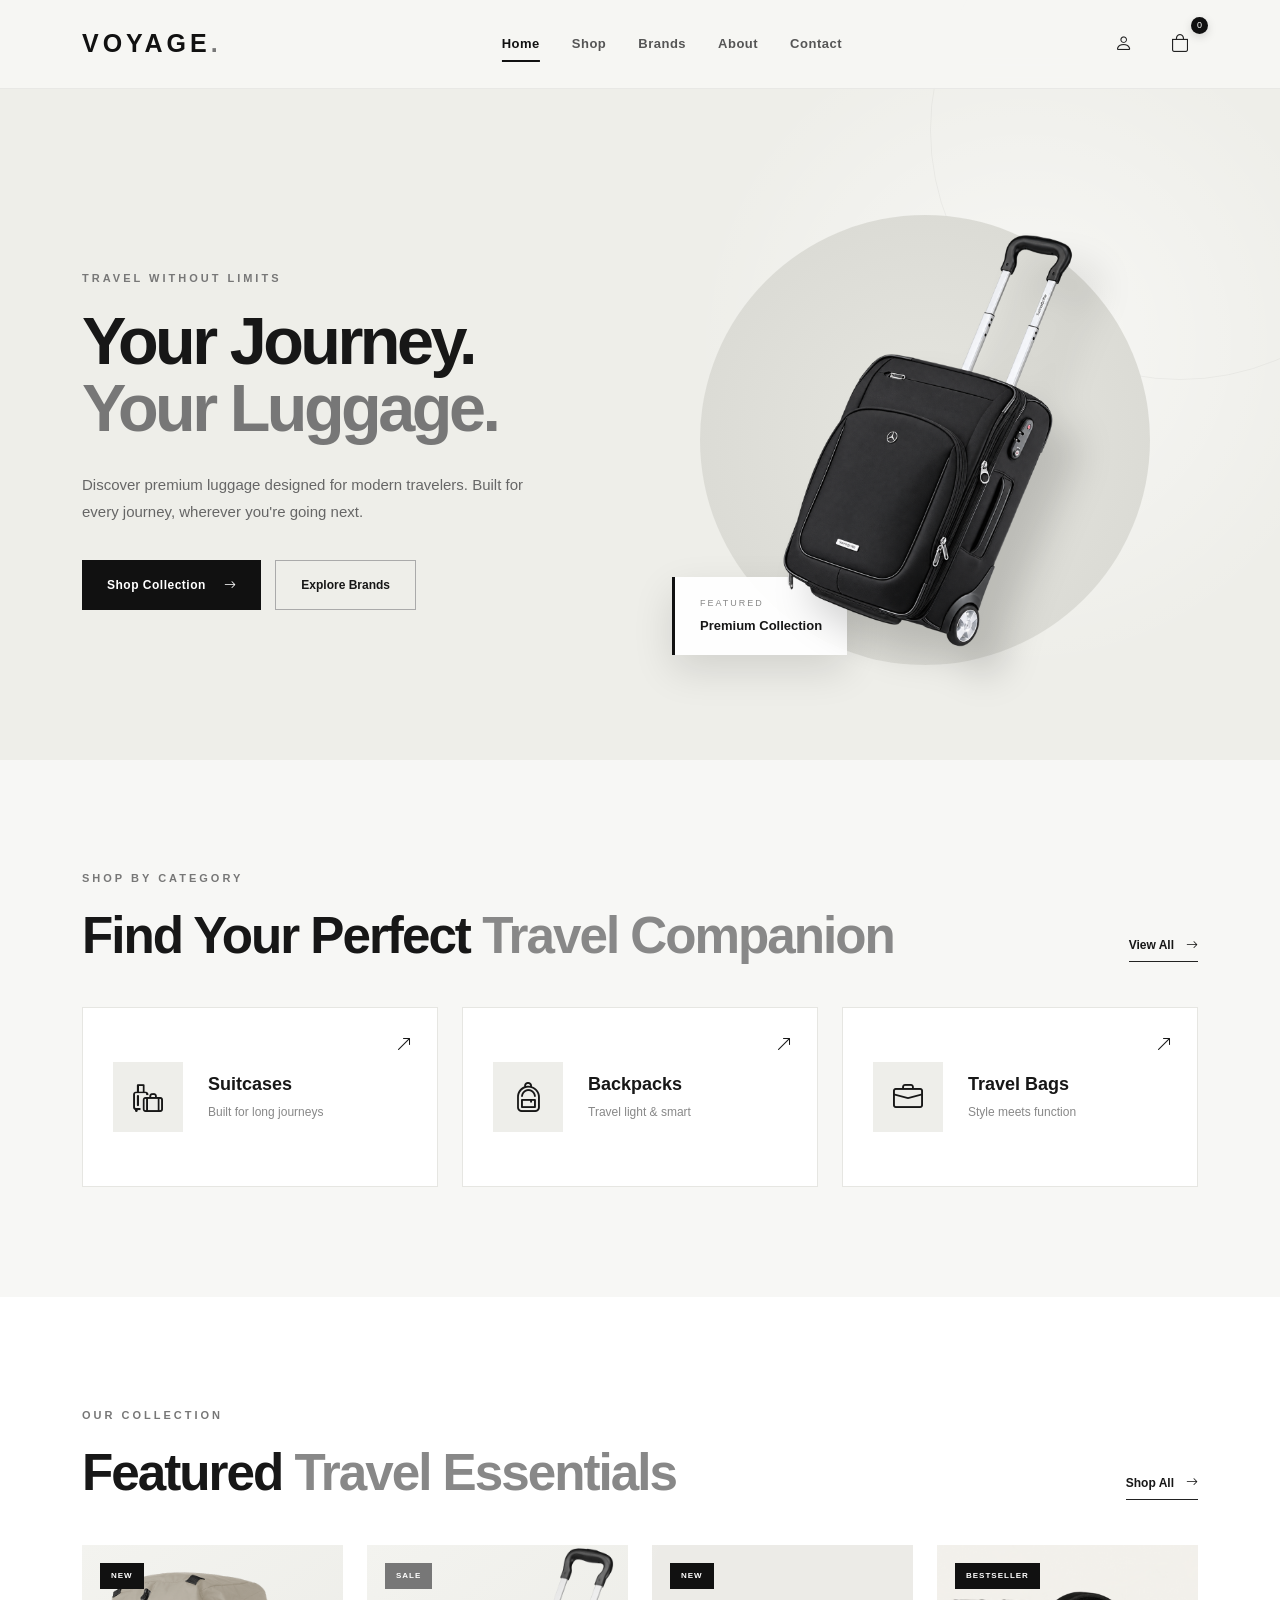
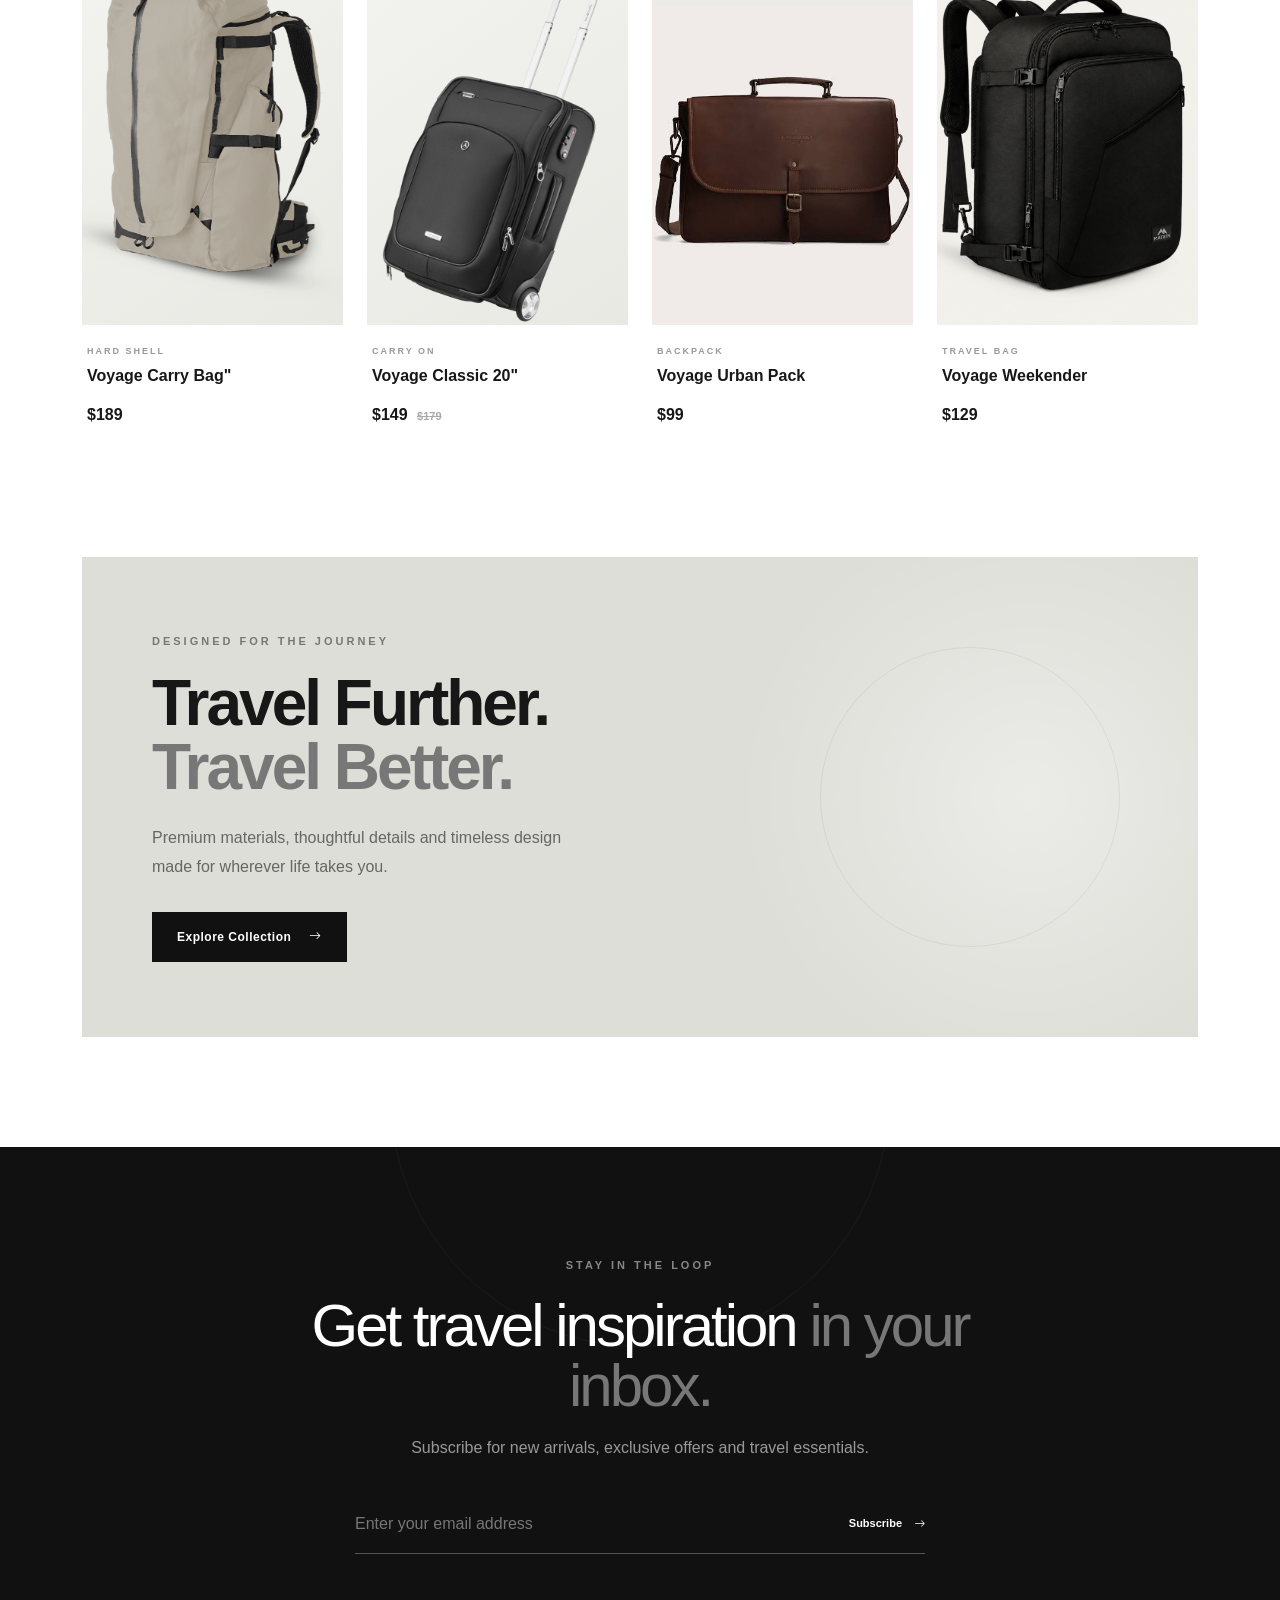
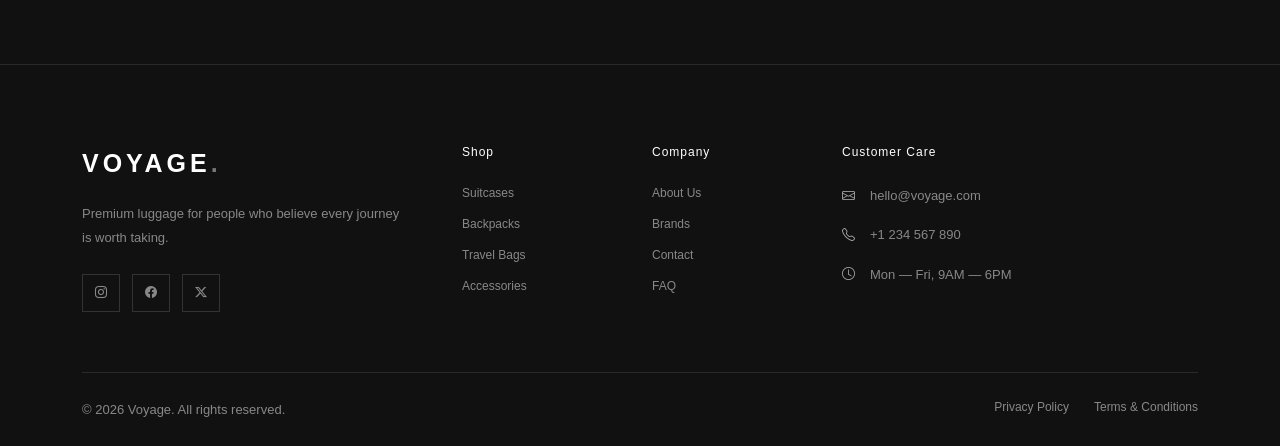
<file: index.html>
<!DOCTYPE html>
<html lang="en">

<head>

    <meta charset="UTF-8">

    <meta
        name="viewport"
        content="width=device-width, initial-scale=1.0"
    >

    <title>Voyage — Premium Luggage</title>


    <!-- ================= BOOTSTRAP ================= -->

    <link
        href="https://cdn.jsdelivr.net/npm/bootstrap@5.3.3/dist/css/bootstrap.min.css"
        rel="stylesheet"
    >


    <!-- ================= BOOTSTRAP ICONS ================= -->

    <link
        rel="stylesheet"
        href="https://cdn.jsdelivr.net/npm/bootstrap-icons@1.11.3/font/bootstrap-icons.min.css"
    >


    <!-- ================= MAIN CSS ================= -->

    <link
        rel="stylesheet"
        href="css/style.css"
    >

</head>


<body>


    <!-- ================= COMMON NAVBAR ================= -->

    <div id="navbar"></div>



    <!-- ==================================================
         HERO SECTION
    ================================================== -->

    <section class="hero">

        <div class="container">

            <div class="row align-items-center">


                <!-- HERO CONTENT -->

                <div class="col-lg-6">

                    <div class="hero-content">


                        <p class="hero-small-title">
                            TRAVEL WITHOUT LIMITS
                        </p>


                        <h1>

                            Your Journey.

                            <br>

                            <span>
                                Your Luggage.
                            </span>

                        </h1>


                        <p class="hero-description">

                            Discover premium luggage designed
                            for modern travelers. Built for every
                            journey, wherever you're going next.

                        </p>


                        <div class="hero-buttons">


                            <a
                                href="products.html"
                                class="btn-main"
                            >

                                Shop Collection

                                <i class="bi bi-arrow-right"></i>

                            </a>


                            <a
                                href="brands.html"
                                class="btn-outline"
                            >

                                Explore Brands

                            </a>


                        </div>


                    </div>

                </div>



                <!-- HERO VISUAL -->

                <div class="col-lg-6">

                    <div class="hero-visual">

                        <div class="hero-circle"></div>

                        <!-- REAL LUGGAGE IMAGE -->
                        <div class="hero-luggage">
                            <img
                                src="assets/images/bag.png"
                                alt="Voyage Premium Luggage"
                            >
                        </div>

                        <!-- FEATURE CARD -->
                        <div class="floating-card">

                            <small>
                                FEATURED
                            </small>

                            <strong>
                                Premium Collection
                            </strong>

                        </div>

                    </div>

                </div>


            </div>

        </div>

    </section>



    <!-- ==================================================
         CATEGORIES
    ================================================== -->

    <section class="categories section-padding">

        <div class="container">


            <div class="section-heading">


                <div>

                    <p class="section-label">
                        SHOP BY CATEGORY
                    </p>


                    <h2>

                        Find Your Perfect

                        <span>
                            Travel Companion
                        </span>

                    </h2>

                </div>


                <a
                    href="products.html"
                    class="view-all"
                >

                    View All

                    <i class="bi bi-arrow-right"></i>

                </a>


            </div>



            <div class="row g-4">


                <!-- SUITCASES -->

                <div class="col-md-4">

                    <a
                        href="products.html"
                        class="category-card"
                    >

                        <div class="category-icon">

                            <i class="bi bi-luggage"></i>

                        </div>


                        <div>

                            <h3>
                                Suitcases
                            </h3>

                            <p>
                                Built for long journeys
                            </p>

                        </div>


                        <i class="bi bi-arrow-up-right"></i>

                    </a>

                </div>



                <!-- BACKPACKS -->

                <div class="col-md-4">

                    <a
                        href="products.html"
                        class="category-card"
                    >

                        <div class="category-icon">

                            <i class="bi bi-backpack"></i>

                        </div>


                        <div>

                            <h3>
                                Backpacks
                            </h3>

                            <p>
                                Travel light & smart
                            </p>

                        </div>


                        <i class="bi bi-arrow-up-right"></i>

                    </a>

                </div>



                <!-- TRAVEL BAGS -->

                <div class="col-md-4">

                    <a
                        href="products.html"
                        class="category-card"
                    >

                        <div class="category-icon">

                            <i class="bi bi-briefcase"></i>

                        </div>


                        <div>

                            <h3>
                                Travel Bags
                            </h3>

                            <p>
                                Style meets function
                            </p>

                        </div>


                        <i class="bi bi-arrow-up-right"></i>

                    </a>

                </div>


            </div>

        </div>

    </section>



    <!-- ==================================================
         FEATURED PRODUCTS
    ================================================== -->

    <section class="featured section-padding">

        <div class="container">


            <!-- SECTION HEADING -->

            <div class="section-heading">


                <div>

                    <p class="section-label">
                        OUR COLLECTION
                    </p>


                    <h2>

                        Featured

                        <span>
                            Travel Essentials
                        </span>

                    </h2>

                </div>


                <a
                    href="products.html"
                    class="view-all"
                >

                    Shop All

                    <i class="bi bi-arrow-right"></i>

                </a>


            </div>



            <!-- PRODUCT GRID -->

            <div class="row g-4">


                <!-- ==================================================
                     PRODUCT 01
                ================================================== -->

                <div class="col-lg-3 col-md-6">

                    <div
                        class="product-card"
                        data-id="1"
                    >

                        <div class="product-image">


                            <span class="product-badge">
                                NEW
                            </span>


                            <div class="product-placeholder">

                                <img
                                    src="assets/images/bags5.png"
                                    alt="Voyage Elite 24"
                                >

                            </div>

                            <a
                                href="product-details.html?id=11"
                                class="quick-view"
                            >

                                View Product

                                <i class="bi bi-arrow-up-right"></i>

                            </a>


                        </div>


                        <div class="product-info">


                            <p class="product-category">
                                HARD SHELL
                            </p>


                            <h3>
                                Voyage Carry Bag"
                            </h3>


                            <div class="product-bottom">


                                <strong>
                                    $189
                                </strong>

                            </div>


                        </div>

                    </div>

                </div>



                <!-- ==================================================
                     PRODUCT 02
                ================================================== -->

                <div class="col-lg-3 col-md-6">

                    <div
                        class="product-card"
                        data-id="2"
                    >

                        <div class="product-image">


                            <span class="product-badge sale">
                                SALE
                            </span>


                            <div class="product-placeholder">

                                <img
                                    src="assets/images/lagguage2.png"
                                    alt="Voyage Classic 20"
                                >

                            </div>
                        
                            <a
                                href="product-details.html?id=2"
                                class="quick-view"
                            >

                                View Product

                                <i class="bi bi-arrow-up-right"></i>

                            </a>


                        </div>


                        <div class="product-info">


                            <p class="product-category">
                                CARRY ON
                            </p>


                            <h3>
                                Voyage Classic 20"
                            </h3>


                            <div class="product-bottom">


                                <strong>

                                    $149

                                    <del>
                                        $179
                                    </del>

                                </strong>

                            </div>


                        </div>

                    </div>

                </div>



                <!-- ==================================================
                     PRODUCT 03
                ================================================== -->

                <div class="col-lg-3 col-md-6">

                    <div
                        class="product-card"
                        data-id="3"
                    >

                        <div class="product-image">

                            <span class="product-badge">
                                NEW
                            </span>


                            <div class="product-placeholder">

                                <img
                                    src="assets/images/M.3.jpeg"
                                    alt="Voyage Urban Pack"
                                >

                            </div>

                            <a
                                href="product-details.html?id=3"
                                class="quick-view"
                            >

                                View Product

                                <i class="bi bi-arrow-up-right"></i>

                            </a>


                        </div>


                        <div class="product-info">


                            <p class="product-category">
                                BACKPACK
                            </p>


                            <h3>
                                Voyage Urban Pack
                            </h3>


                            <div class="product-bottom">


                                <strong>
                                    $99
                                </strong>

                            </div>


                        </div>

                    </div>

                </div>



                <!-- ==================================================
                     PRODUCT 04
                ================================================== -->

                <div class="col-lg-3 col-md-6">

                    <div
                        class="product-card"
                        data-id="4"
                    >

                        <div class="product-image">


                            <span class="product-badge">
                                BESTSELLER
                            </span>


                            <div class="product-placeholder">

                                <img
                                    src="assets/images/bag4.png"
                                    alt="Voyage Weekender"
                                >

                            </div>

                            <a
                                href="product-details.html?id=9"
                                class="quick-view"
                            >

                                View Product

                                <i class="bi bi-arrow-up-right"></i>

                            </a>


                        </div>


                        <div class="product-info">


                            <p class="product-category">
                                TRAVEL BAG
                            </p>


                            <h3>
                                Voyage Weekender
                            </h3>


                            <div class="product-bottom">


                                <strong>
                                    $129
                                </strong>

                            </div>


                        </div>

                    </div>

                </div>


            </div>

        </div>

    </section>



    <!-- ==================================================
         PROMO SECTION
    ================================================== -->

    <section class="promo">

        <div class="container">

            <div class="promo-box">


                <div>

                    <p class="section-label">
                        DESIGNED FOR THE JOURNEY
                    </p>


                    <h2>

                        Travel Further.

                        <br>

                        <span>
                            Travel Better.
                        </span>

                    </h2>


                    <p>

                        Premium materials, thoughtful details
                        and timeless design made for wherever
                        life takes you.

                    </p>


                    <a
                        href="products.html"
                        class="btn-main"
                    >

                        Explore Collection

                        <i class="bi bi-arrow-right"></i>

                    </a>


                </div>


            </div>

        </div>

    </section>



    <!-- ==================================================
         NEWSLETTER
    ================================================== -->

    <section class="newsletter section-padding">

        <div class="container">


            <div class="newsletter-content">


                <p class="section-label">
                    STAY IN THE LOOP
                </p>


                <h2>

                    Get travel inspiration

                    <span>
                        in your inbox.
                    </span>

                </h2>


                <p>

                    Subscribe for new arrivals,
                    exclusive offers and travel essentials.

                </p>


                <form class="newsletter-form">


                    <input
                        type="email"
                        placeholder="Enter your email address"
                        required
                    >


                    <button type="submit">

                        Subscribe

                        <i class="bi bi-arrow-right"></i>

                    </button>


                </form>


            </div>

        </div>

    </section>



    <!-- ================= COMMON FOOTER ================= -->

    <div id="footer"></div>



    <!-- ================= BOOTSTRAP JS ================= -->

    <script
        src="https://cdn.jsdelivr.net/npm/bootstrap@5.3.3/dist/js/bootstrap.bundle.min.js">
    </script>


    <!-- ================= COMMON NAVBAR JS ================= -->

    <script src="js/navbar.js"></script>


    <!-- ================= COMMON FOOTER JS ================= -->

    <script src="js/footer.js"></script>


    <!-- ================= MAIN JS ================= -->

    <script src="js/main.js"></script>


</body>

</html>
</file>
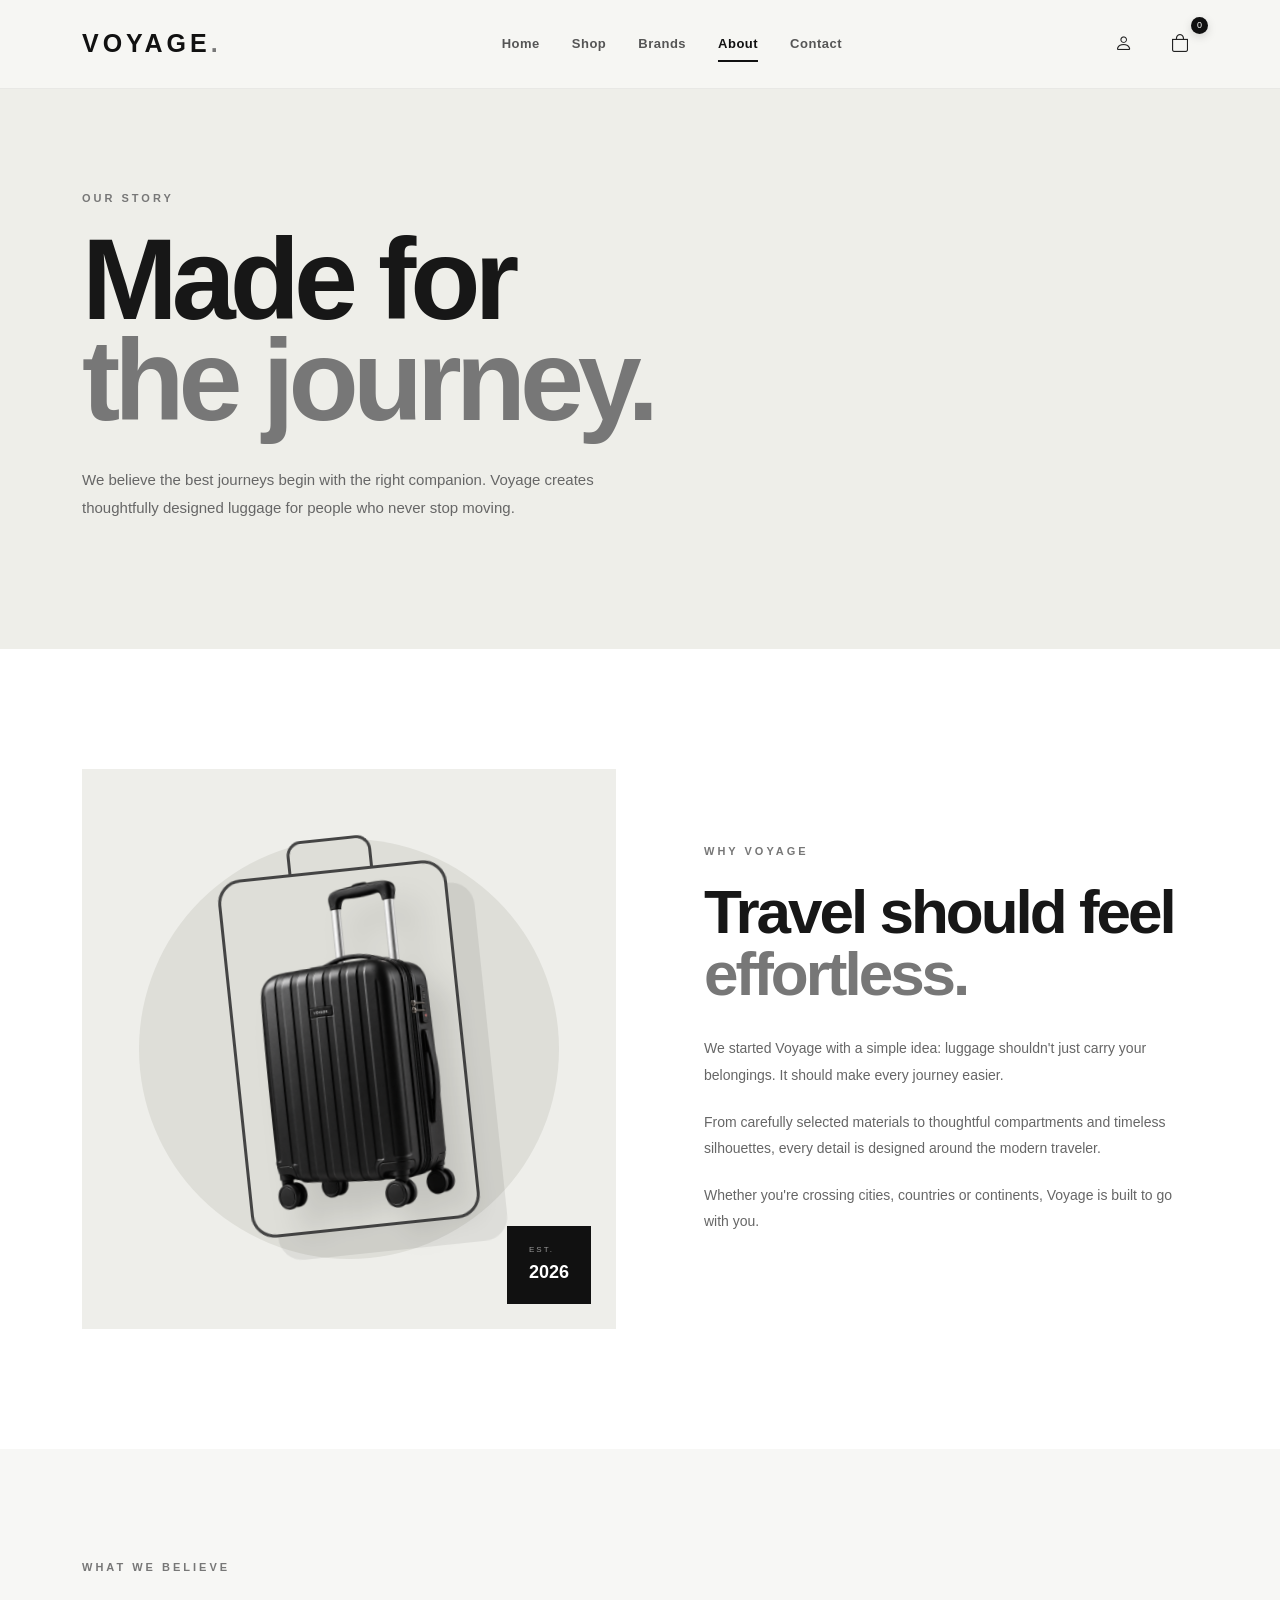
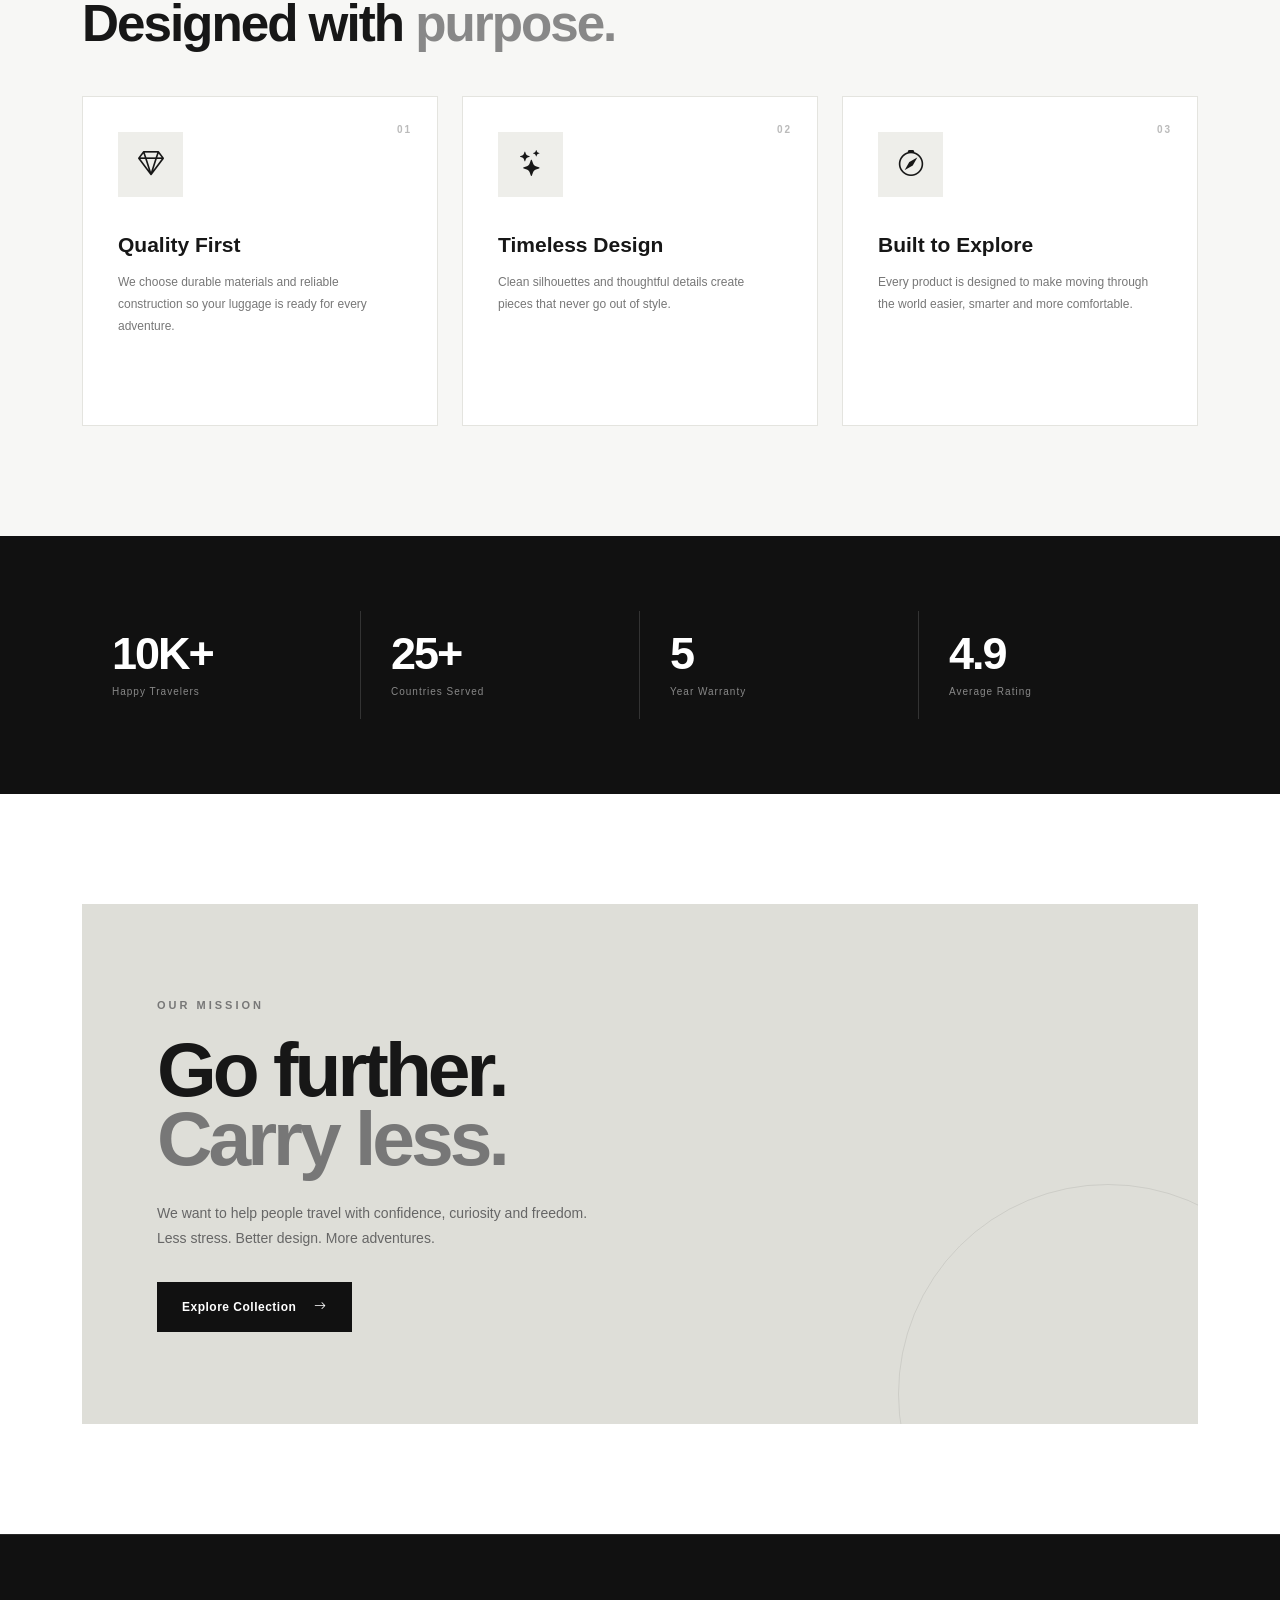
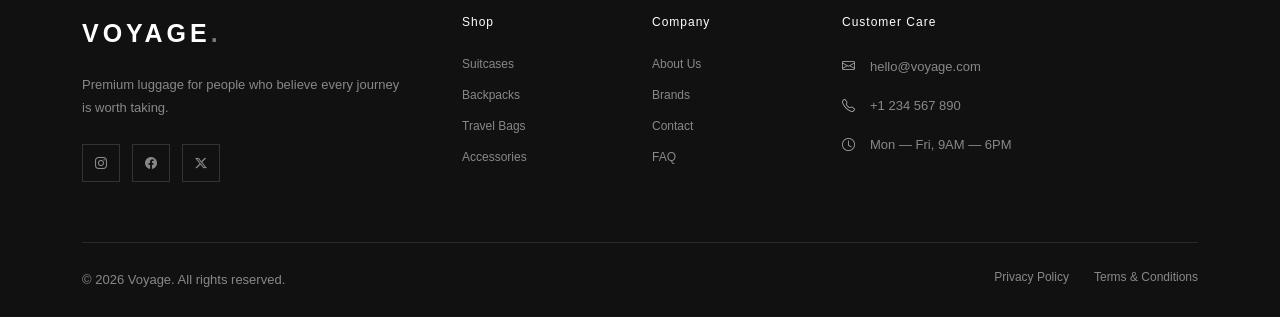
<file: about.html>
<!DOCTYPE html>
<html lang="en">

<head>

    <meta charset="UTF-8">
    <meta name="viewport" content="width=device-width, initial-scale=1.0">

    <title>About Us — Voyage</title>

    <!-- Bootstrap -->
    <link
        href="https://cdn.jsdelivr.net/npm/bootstrap@5.3.3/dist/css/bootstrap.min.css"
        rel="stylesheet"
    >

    <!-- Bootstrap Icons -->
    <link
        rel="stylesheet"
        href="https://cdn.jsdelivr.net/npm/bootstrap-icons@1.11.3/font/bootstrap-icons.min.css"
    >

    <!-- Main CSS -->
    <link rel="stylesheet" href="css/style.css">

    <!-- About CSS -->
    <link rel="stylesheet" href="css/about.css">

</head>


<body>

  <div id="navbar"></div>

<!-- ================= ABOUT HERO ================= -->

<section class="about-hero">

    <div class="container">

        <div class="about-hero-content">

            <p class="section-label">
                OUR STORY
            </p>

            <h1>
                Made for
                <span>the journey.</span>
            </h1>

            <p>
                We believe the best journeys begin with the right
                companion. Voyage creates thoughtfully designed
                luggage for people who never stop moving.
            </p>

        </div>

    </div>

</section>



<!-- ================= STORY ================= -->

<section class="about-story">

    <div class="container">

        <div class="row align-items-center g-5">


            <!-- Visual -->

            <div class="col-lg-6">

                <div class="story-visual">

                    <div class="story-circle"></div>

                   <div class="story-luggage">

                        <img
                            src="assets/images/bag3.png"
                            alt="Voyage Premium Luggage"
                        >

                    </div>

                    <div class="story-label">

                        <span>
                            EST.
                        </span>

                        <strong>
                            2026
                        </strong>

                    </div>

                </div>

            </div>


            <!-- Content -->

            <div class="col-lg-6">

                <div class="story-content">

                    <p class="section-label">
                        WHY VOYAGE
                    </p>

                    <h2>
                        Travel should feel
                        <span>effortless.</span>
                    </h2>

                    <p>
                        We started Voyage with a simple idea:
                        luggage shouldn't just carry your belongings.
                        It should make every journey easier.
                    </p>

                    <p>
                        From carefully selected materials to
                        thoughtful compartments and timeless
                        silhouettes, every detail is designed
                        around the modern traveler.
                    </p>

                    <p>
                        Whether you're crossing cities, countries
                        or continents, Voyage is built to go with you.
                    </p>

                </div>

            </div>

        </div>

    </div>

</section>



<!-- ================= VALUES ================= -->

<section class="values-section">

    <div class="container">


        <div class="section-heading">

            <div>

                <p class="section-label">
                    WHAT WE BELIEVE
                </p>

                <h2>
                    Designed with
                    <span>purpose.</span>
                </h2>

            </div>

        </div>


        <div class="row g-4">


            <!-- Value 01 -->

            <div class="col-lg-4 col-md-6">

                <div class="value-card">

                    <span class="value-number">
                        01
                    </span>

                    <div class="value-icon">

                        <i class="bi bi-gem"></i>

                    </div>

                    <h3>
                        Quality First
                    </h3>

                    <p>
                        We choose durable materials and
                        reliable construction so your luggage
                        is ready for every adventure.
                    </p>

                </div>

            </div>


            <!-- Value 02 -->

            <div class="col-lg-4 col-md-6">

                <div class="value-card">

                    <span class="value-number">
                        02
                    </span>

                    <div class="value-icon">

                        <i class="bi bi-stars"></i>

                    </div>

                    <h3>
                        Timeless Design
                    </h3>

                    <p>
                        Clean silhouettes and thoughtful
                        details create pieces that never
                        go out of style.
                    </p>

                </div>

            </div>


            <!-- Value 03 -->

            <div class="col-lg-4 col-md-6">

                <div class="value-card">

                    <span class="value-number">
                        03
                    </span>

                    <div class="value-icon">

                        <i class="bi bi-compass"></i>

                    </div>

                    <h3>
                        Built to Explore
                    </h3>

                    <p>
                        Every product is designed to make
                        moving through the world easier,
                        smarter and more comfortable.
                    </p>

                </div>

            </div>


        </div>

    </div>

</section>



<!-- ================= STATS ================= -->

<section class="about-stats">

    <div class="container">

        <div class="stats-grid">


            <div class="about-stat">

                <strong>
                    10K+
                </strong>

                <span>
                    Happy Travelers
                </span>

            </div>


            <div class="about-stat">

                <strong>
                    25+
                </strong>

                <span>
                    Countries Served
                </span>

            </div>


            <div class="about-stat">

                <strong>
                    5
                </strong>

                <span>
                    Year Warranty
                </span>

            </div>


            <div class="about-stat">

                <strong>
                    4.9
                </strong>

                <span>
                    Average Rating
                </span>

            </div>


        </div>

    </div>

</section>



<!-- ================= MISSION ================= -->

<section class="mission-section">

    <div class="container">

        <div class="mission-box">

            <div class="mission-content">

                <p class="section-label">
                    OUR MISSION
                </p>

                <h2>
                    Go further.
                    <br>
                    <span>Carry less.</span>
                </h2>

                <p>
                    We want to help people travel with confidence,
                    curiosity and freedom. Less stress. Better
                    design. More adventures.
                </p>

                <a
                    href="products.html"
                    class="btn-main"
                >

                    Explore Collection

                    <i class="bi bi-arrow-right"></i>

                </a>

            </div>

        </div>

    </div>

</section>

<div id="footer"></div>

<!-- Bootstrap JS -->

<script
    src="https://cdn.jsdelivr.net/npm/bootstrap@5.3.3/dist/js/bootstrap.bundle.min.js">
</script>


<script src="js/main.js"></script>
<script src="js/navbar.js"></script>
<script src="js/footer.js"></script>

</body>

</html>
</file>
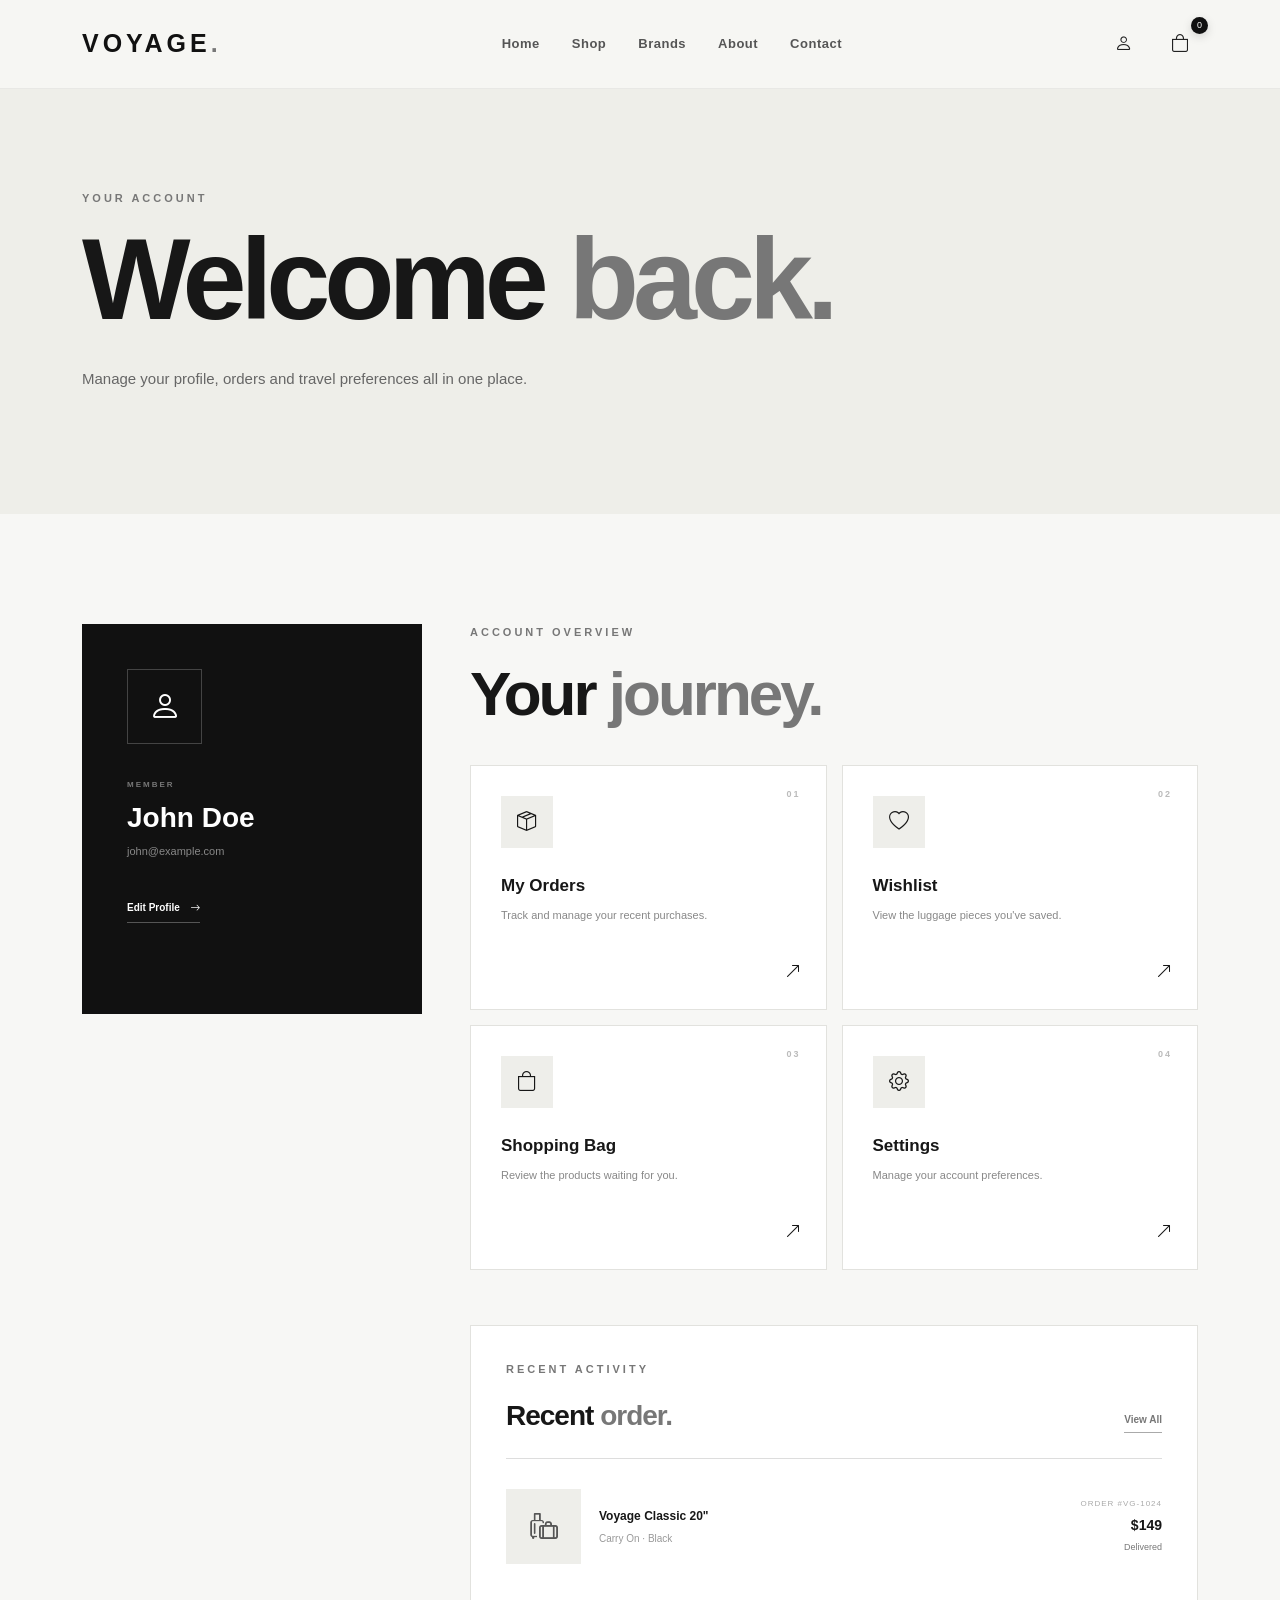
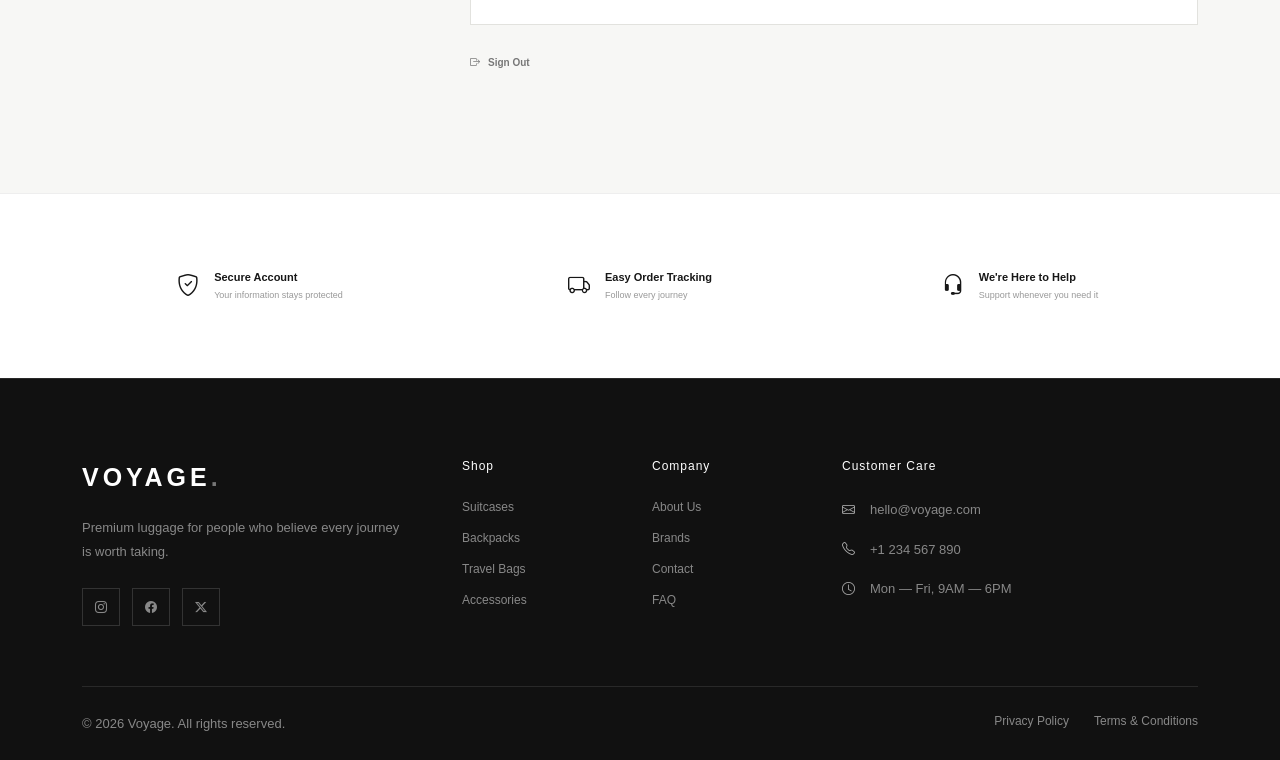
<file: account.html>
<!DOCTYPE html>
<html lang="en">

<head>

    <meta charset="UTF-8">
    <meta name="viewport" content="width=device-width, initial-scale=1.0">

    <title>Account — Voyage</title>

    <!-- Bootstrap -->
    <link
        href="https://cdn.jsdelivr.net/npm/bootstrap@5.3.3/dist/css/bootstrap.min.css"
        rel="stylesheet"
    >

    <!-- Bootstrap Icons -->
    <link
        rel="stylesheet"
        href="https://cdn.jsdelivr.net/npm/bootstrap-icons@1.11.3/font/bootstrap-icons.min.css"
    >

    <!-- Main CSS -->
    <link rel="stylesheet" href="css/style.css">

    <!-- Account CSS -->
    <link rel="stylesheet" href="css/account.css">

</head>


<body>

<div id="navbar"></div>


<!-- ================= ACCOUNT HERO ================= -->

<section class="account-hero">

    <div class="container">

        <div class="account-hero-content">

            <p class="section-label">
                YOUR ACCOUNT
            </p>

            <h1>
                Welcome
                <span>back.</span>
            </h1>

            <p>
                Manage your profile, orders and travel
                preferences all in one place.
            </p>

        </div>

    </div>

</section>



<!-- ================= ACCOUNT SECTION ================= -->

<section class="account-section">

    <div class="container">

        <div class="row g-5">


            <!-- ================= PROFILE ================= -->

            <div class="col-lg-4">

                <div class="profile-card">

                    <div class="profile-avatar">

                        <i class="bi bi-person"></i>

                    </div>

                    <p class="profile-label">
                        MEMBER
                    </p>

                    <h2>
                        John Doe
                    </h2>

                    <p class="profile-email">
                        john@example.com
                    </p>

                    <a
                        href="#"
                        class="edit-profile"
                    >
                        Edit Profile
                        <i class="bi bi-arrow-right"></i>
                    </a>

                </div>

            </div>



            <!-- ================= ACCOUNT CONTENT ================= -->

            <div class="col-lg-8">

                <div class="account-content">


                    <!-- Account Heading -->

                    <div class="account-heading">

                        <div>

                            <p class="section-label">
                                ACCOUNT OVERVIEW
                            </p>

                            <h2>
                                Your
                                <span>journey.</span>
                            </h2>

                        </div>

                    </div>



                    <!-- ================= QUICK ACTIONS ================= -->

                    <div class="account-grid">


                        <!-- Orders -->

                        <a
                            href="#"
                            class="account-card"
                        >

                            <span class="account-number">
                                01
                            </span>

                            <div class="account-icon">

                                <i class="bi bi-box-seam"></i>

                            </div>

                            <h3>
                                My Orders
                            </h3>

                            <p>
                                Track and manage your
                                recent purchases.
                            </p>

                            <i class="bi bi-arrow-up-right card-arrow"></i>

                        </a>



                        <!-- Wishlist -->

                        <a
                            href="#"
                            class="account-card"
                        >

                            <span class="account-number">
                                02
                            </span>

                            <div class="account-icon">

                                <i class="bi bi-heart"></i>

                            </div>

                            <h3>
                                Wishlist
                            </h3>

                            <p>
                                View the luggage pieces
                                you've saved.
                            </p>

                            <i class="bi bi-arrow-up-right card-arrow"></i>

                        </a>



                        <!-- Cart -->

                        <a
                            href="cart.html"
                            class="account-card"
                        >

                            <span class="account-number">
                                03
                            </span>

                            <div class="account-icon">

                                <i class="bi bi-bag"></i>

                            </div>

                            <h3>
                                Shopping Bag
                            </h3>

                            <p>
                                Review the products
                                waiting for you.
                            </p>

                            <i class="bi bi-arrow-up-right card-arrow"></i>

                        </a>



                        <!-- Settings -->

                        <a
                            href="#"
                            class="account-card"
                        >

                            <span class="account-number">
                                04
                            </span>

                            <div class="account-icon">

                                <i class="bi bi-gear"></i>

                            </div>

                            <h3>
                                Settings
                            </h3>

                            <p>
                                Manage your account
                                preferences.
                            </p>

                            <i class="bi bi-arrow-up-right card-arrow"></i>

                        </a>


                    </div>



                    <!-- ================= RECENT ORDER ================= -->

                    <div class="recent-order">

                        <div class="recent-order-heading">

                            <div>

                                <p class="section-label">
                                    RECENT ACTIVITY
                                </p>

                                <h3>
                                    Recent
                                    <span>order.</span>
                                </h3>

                            </div>

                            <a href="#">
                                View All
                            </a>

                        </div>


                        <div class="order-row">

                            <div class="order-product">

                                <div class="order-image">

                                    <i class="bi bi-luggage"></i>

                                </div>

                                <div>

                                    <strong>
                                        Voyage Classic 20"
                                    </strong>

                                    <span>
                                        Carry On · Black
                                    </span>

                                </div>

                            </div>


                            <div class="order-details">

                                <span>
                                    ORDER #VG-1024
                                </span>

                                <strong>
                                    $149
                                </strong>

                                <small>
                                    Delivered
                                </small>

                            </div>

                        </div>

                    </div>



                    <!-- ================= LOGOUT ================= -->

                    <button
                        class="logout-btn"
                        type="button"
                    >

                        <i class="bi bi-box-arrow-right"></i>

                        Sign Out

                    </button>


                </div>

            </div>

        </div>

    </div>

</section>



<!-- ================= ACCOUNT TRUST ================= -->

<section class="account-trust">

    <div class="container">

        <div class="row g-4">


            <div class="col-md-4">

                <div class="trust-item">

                    <i class="bi bi-shield-check"></i>

                    <div>

                        <strong>
                            Secure Account
                        </strong>

                        <span>
                            Your information stays protected
                        </span>

                    </div>

                </div>

            </div>


            <div class="col-md-4">

                <div class="trust-item">

                    <i class="bi bi-truck"></i>

                    <div>

                        <strong>
                            Easy Order Tracking
                        </strong>

                        <span>
                            Follow every journey
                        </span>

                    </div>

                </div>

            </div>


            <div class="col-md-4">

                <div class="trust-item">

                    <i class="bi bi-headset"></i>

                    <div>

                        <strong>
                            We're Here to Help
                        </strong>

                        <span>
                            Support whenever you need it
                        </span>

                    </div>

                </div>

            </div>


        </div>

    </div>

</section>


<div id="footer"></div>



<!-- Bootstrap JS -->

<script
    src="https://cdn.jsdelivr.net/npm/bootstrap@5.3.3/dist/js/bootstrap.bundle.min.js">
</script>


<script src="js/main.js"></script>
<script src="js/navbar.js"></script>
<script src="js/footer.js"></script>


</body>

</html>
</file>
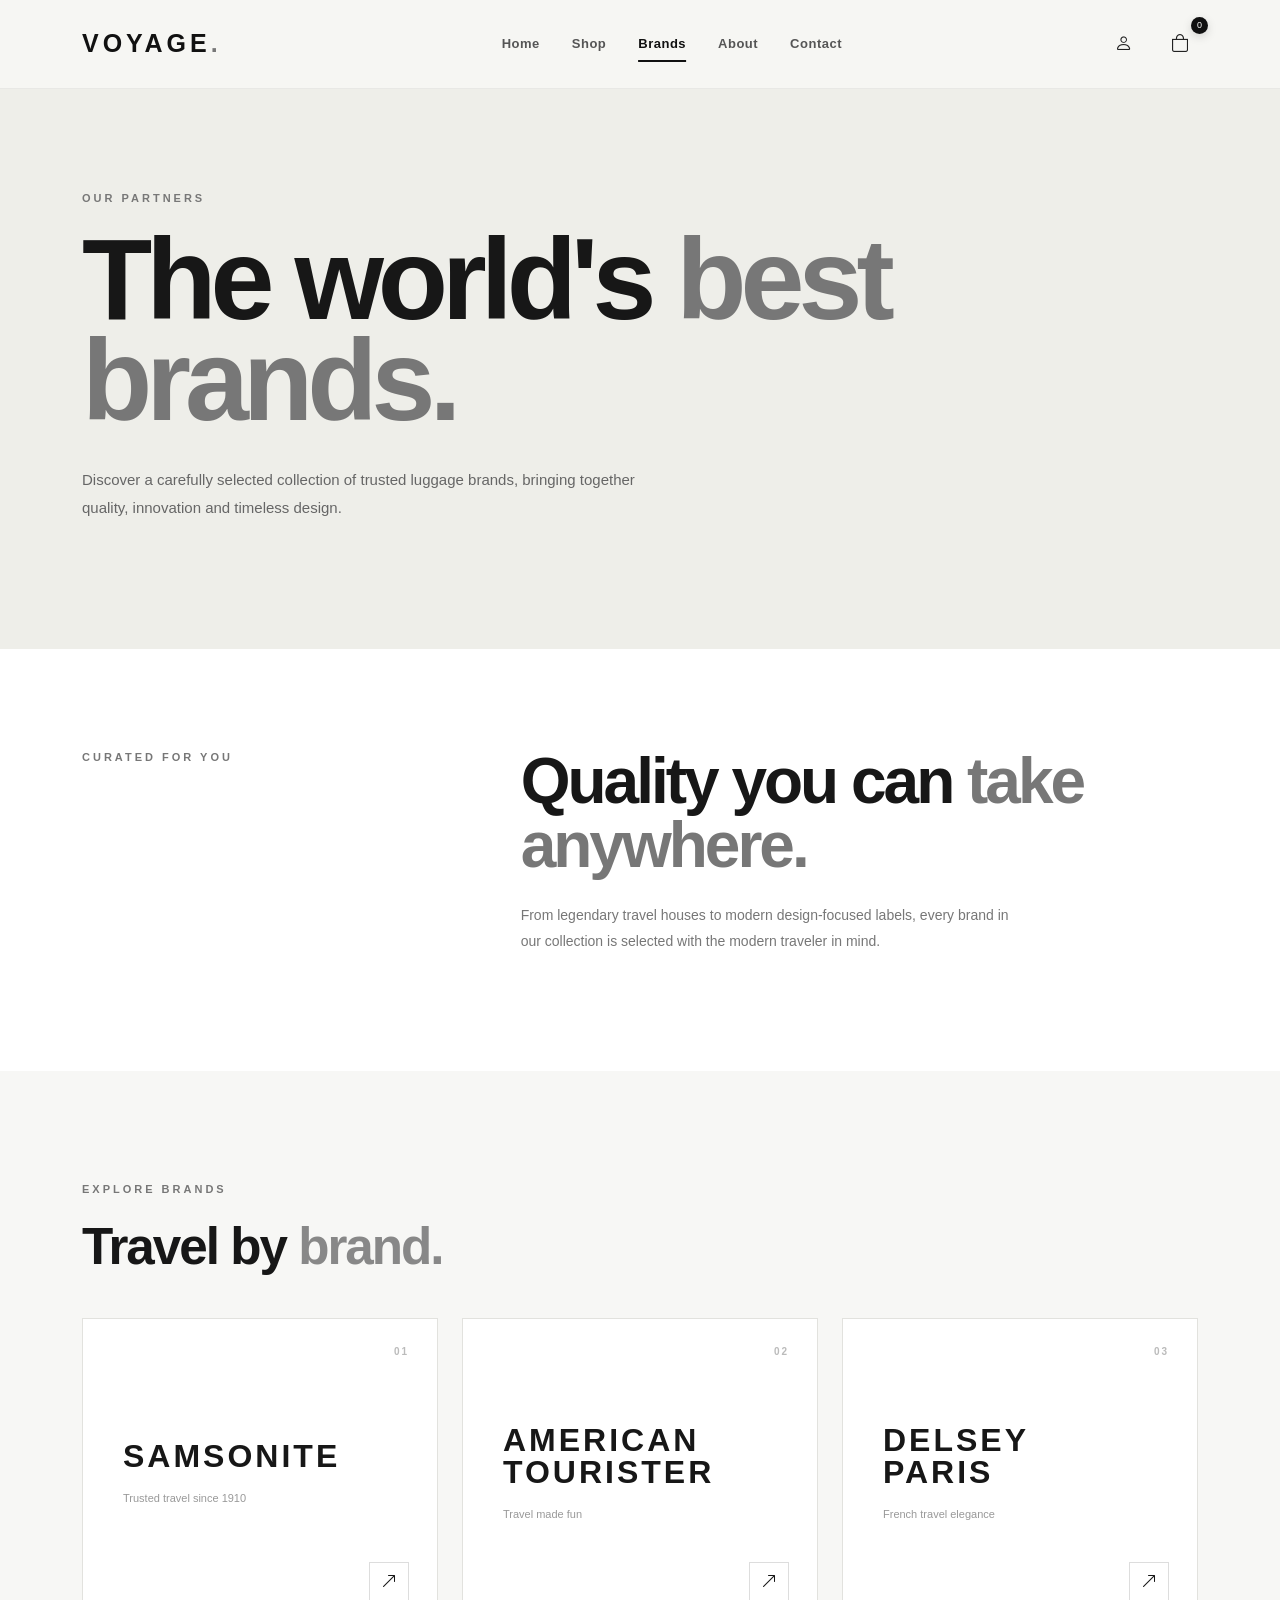
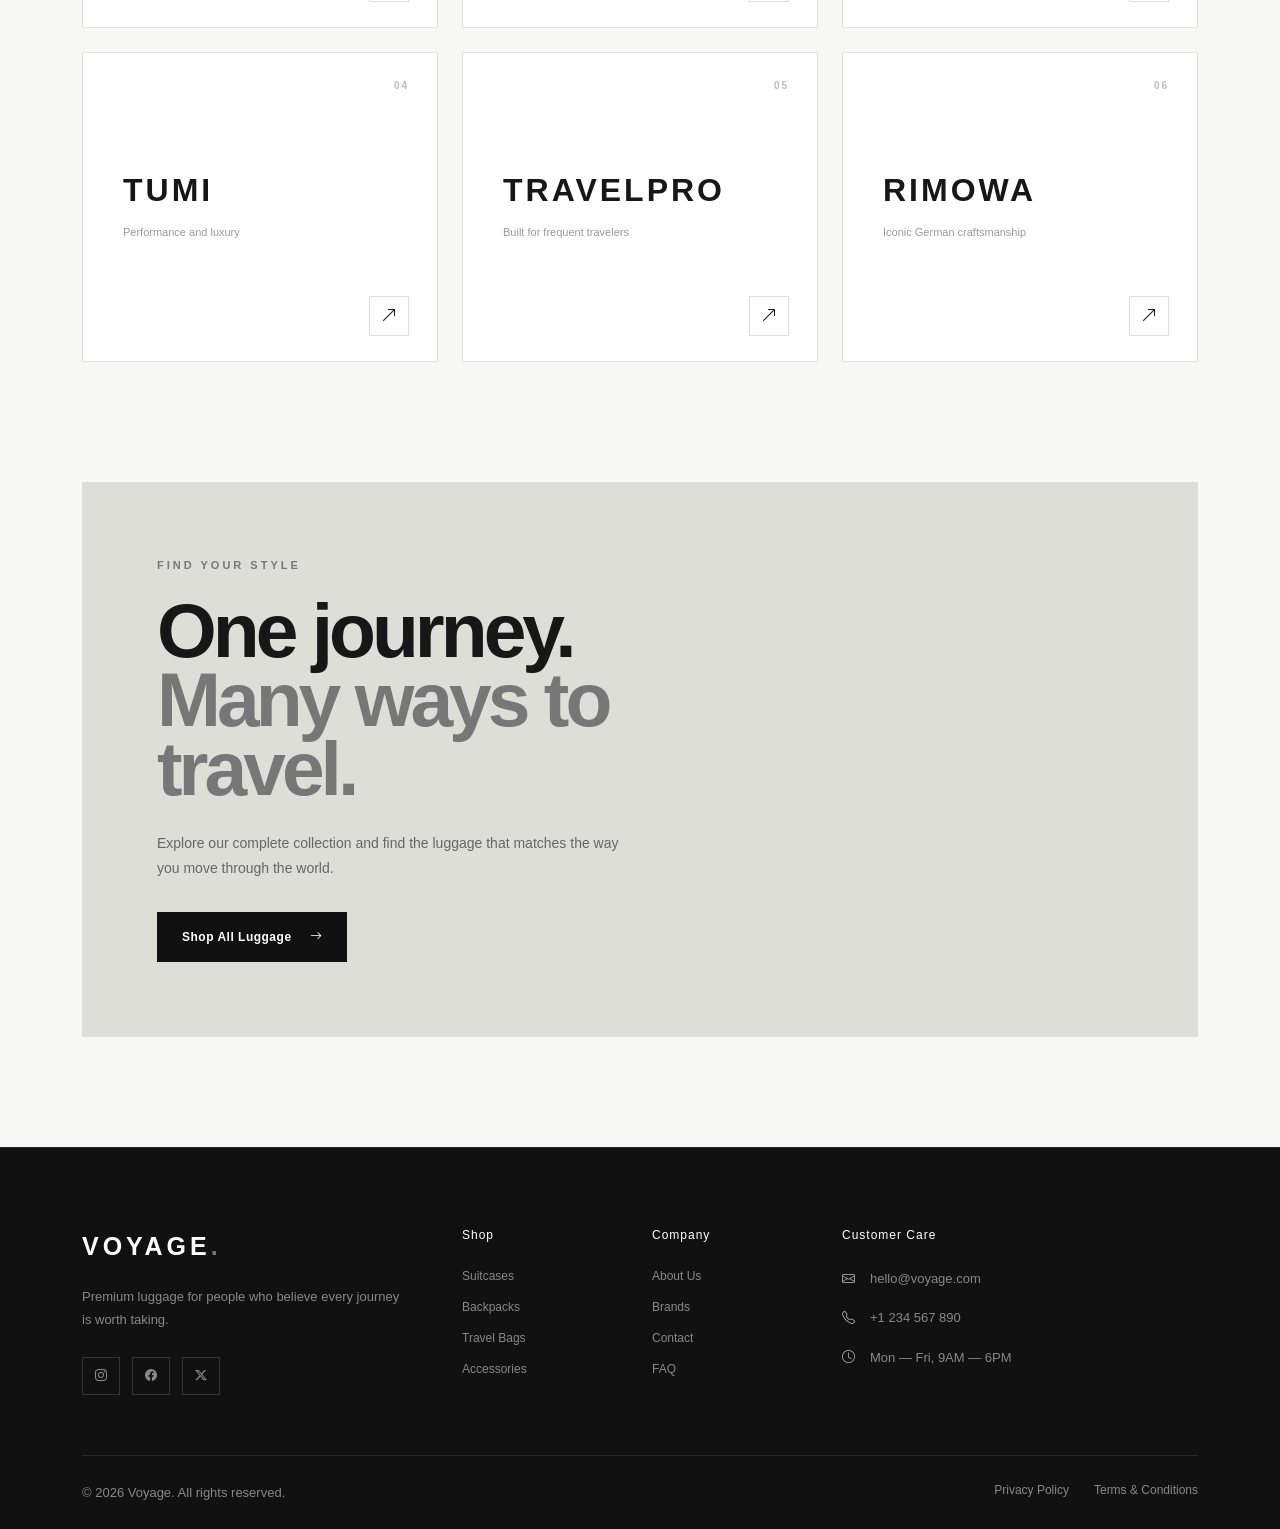
<file: brands.html>
<!DOCTYPE html>
<html lang="en">

<head>

    <meta charset="UTF-8">
    <meta name="viewport" content="width=device-width, initial-scale=1.0">

    <title>Brands — Voyage</title>

    <!-- Bootstrap -->
    <link
        href="https://cdn.jsdelivr.net/npm/bootstrap@5.3.3/dist/css/bootstrap.min.css"
        rel="stylesheet"
    >

    <!-- Bootstrap Icons -->
    <link
        rel="stylesheet"
        href="https://cdn.jsdelivr.net/npm/bootstrap-icons@1.11.3/font/bootstrap-icons.min.css"
    >

    <!-- Main CSS -->
    <link rel="stylesheet" href="css/style.css">

    <!-- Brands CSS -->
    <link rel="stylesheet" href="css/brands.css">

</head>


<body>

  <div id="navbar"></div>

<!-- ================= BRANDS HERO ================= -->

<section class="brands-hero">

    <div class="container">

        <div class="brands-hero-content">

            <p class="section-label">
                OUR PARTNERS
            </p>

            <h1>
                The world's
                <span>best brands.</span>
            </h1>

            <p>
                Discover a carefully selected collection of
                trusted luggage brands, bringing together
                quality, innovation and timeless design.
            </p>

        </div>

    </div>

</section>



<!-- ================= BRANDS INTRO ================= -->

<section class="brands-intro">

    <div class="container">

        <div class="brands-intro-grid">

            <div>

                <p class="section-label">
                    CURATED FOR YOU
                </p>

            </div>

            <div>

                <h2>
                    Quality you can
                    <span>take anywhere.</span>
                </h2>

                <p>
                    From legendary travel houses to modern
                    design-focused labels, every brand in our
                    collection is selected with the modern
                    traveler in mind.
                </p>

            </div>

        </div>

    </div>

</section>



<!-- ================= BRANDS GRID ================= -->

<section class="brands-section">

    <div class="container">


        <div class="section-heading">

            <div>

                <p class="section-label">
                    EXPLORE BRANDS
                </p>

                <h2>
                    Travel by
                    <span>brand.</span>
                </h2>

            </div>

        </div>


        <div class="row g-4">


            <!-- BRAND 01 -->

            <div class="col-lg-4 col-md-6">

                <a href="products.html" class="brand-card">

                    <span class="brand-number">
                        01
                    </span>

                    <div class="brand-logo">
                        SAMSONITE
                    </div>

                    <p>
                        Trusted travel since 1910
                    </p>

                    <div class="brand-arrow">
                        <i class="bi bi-arrow-up-right"></i>
                    </div>

                </a>

            </div>



            <!-- BRAND 02 -->

            <div class="col-lg-4 col-md-6">

                <a href="products.html" class="brand-card">

                    <span class="brand-number">
                        02
                    </span>

                    <div class="brand-logo">
                        AMERICAN
                        <br>
                        TOURISTER
                    </div>

                    <p>
                        Travel made fun
                    </p>

                    <div class="brand-arrow">
                        <i class="bi bi-arrow-up-right"></i>
                    </div>

                </a>

            </div>



            <!-- BRAND 03 -->

            <div class="col-lg-4 col-md-6">

                <a href="products.html" class="brand-card">

                    <span class="brand-number">
                        03
                    </span>

                    <div class="brand-logo">
                        DELSEY
                        <br>
                        PARIS
                    </div>

                    <p>
                        French travel elegance
                    </p>

                    <div class="brand-arrow">
                        <i class="bi bi-arrow-up-right"></i>
                    </div>

                </a>

            </div>



            <!-- BRAND 04 -->

            <div class="col-lg-4 col-md-6">

                <a href="products.html" class="brand-card">

                    <span class="brand-number">
                        04
                    </span>

                    <div class="brand-logo">
                        TUMI
                    </div>

                    <p>
                        Performance and luxury
                    </p>

                    <div class="brand-arrow">
                        <i class="bi bi-arrow-up-right"></i>
                    </div>

                </a>

            </div>



            <!-- BRAND 05 -->

            <div class="col-lg-4 col-md-6">

                <a href="products.html" class="brand-card">

                    <span class="brand-number">
                        05
                    </span>

                    <div class="brand-logo">
                        TRAVELPRO
                    </div>

                    <p>
                        Built for frequent travelers
                    </p>

                    <div class="brand-arrow">
                        <i class="bi bi-arrow-up-right"></i>
                    </div>

                </a>

            </div>



            <!-- BRAND 06 -->

            <div class="col-lg-4 col-md-6">

                <a href="products.html" class="brand-card">

                    <span class="brand-number">
                        06
                    </span>

                    <div class="brand-logo">
                        RIMOWA
                    </div>

                    <p>
                        Iconic German craftsmanship
                    </p>

                    <div class="brand-arrow">
                        <i class="bi bi-arrow-up-right"></i>
                    </div>

                </a>

            </div>


        </div>

    </div>

</section>



<!-- ================= BRAND PROMO ================= -->

<section class="brand-promo">

    <div class="container">

        <div class="brand-promo-box">

            <div class="brand-promo-content">

                <p class="section-label">
                    FIND YOUR STYLE
                </p>

                <h2>
                    One journey.
                    <br>
                    <span>Many ways to travel.</span>
                </h2>

                <p>
                    Explore our complete collection and
                    find the luggage that matches the way
                    you move through the world.
                </p>

                <a
                    href="products.html"
                    class="btn-main"
                >

                    Shop All Luggage

                    <i class="bi bi-arrow-right"></i>

                </a>

            </div>

        </div>

    </div>

</section>

<div id="footer"></div> 


<!-- Bootstrap JS -->

<script
    src="https://cdn.jsdelivr.net/npm/bootstrap@5.3.3/dist/js/bootstrap.bundle.min.js">
</script>


<script src="js/main.js"></script>
<script src="js/navbar.js"></script>
<script src="js/footer.js"></script>

</body>

</html>
</file>
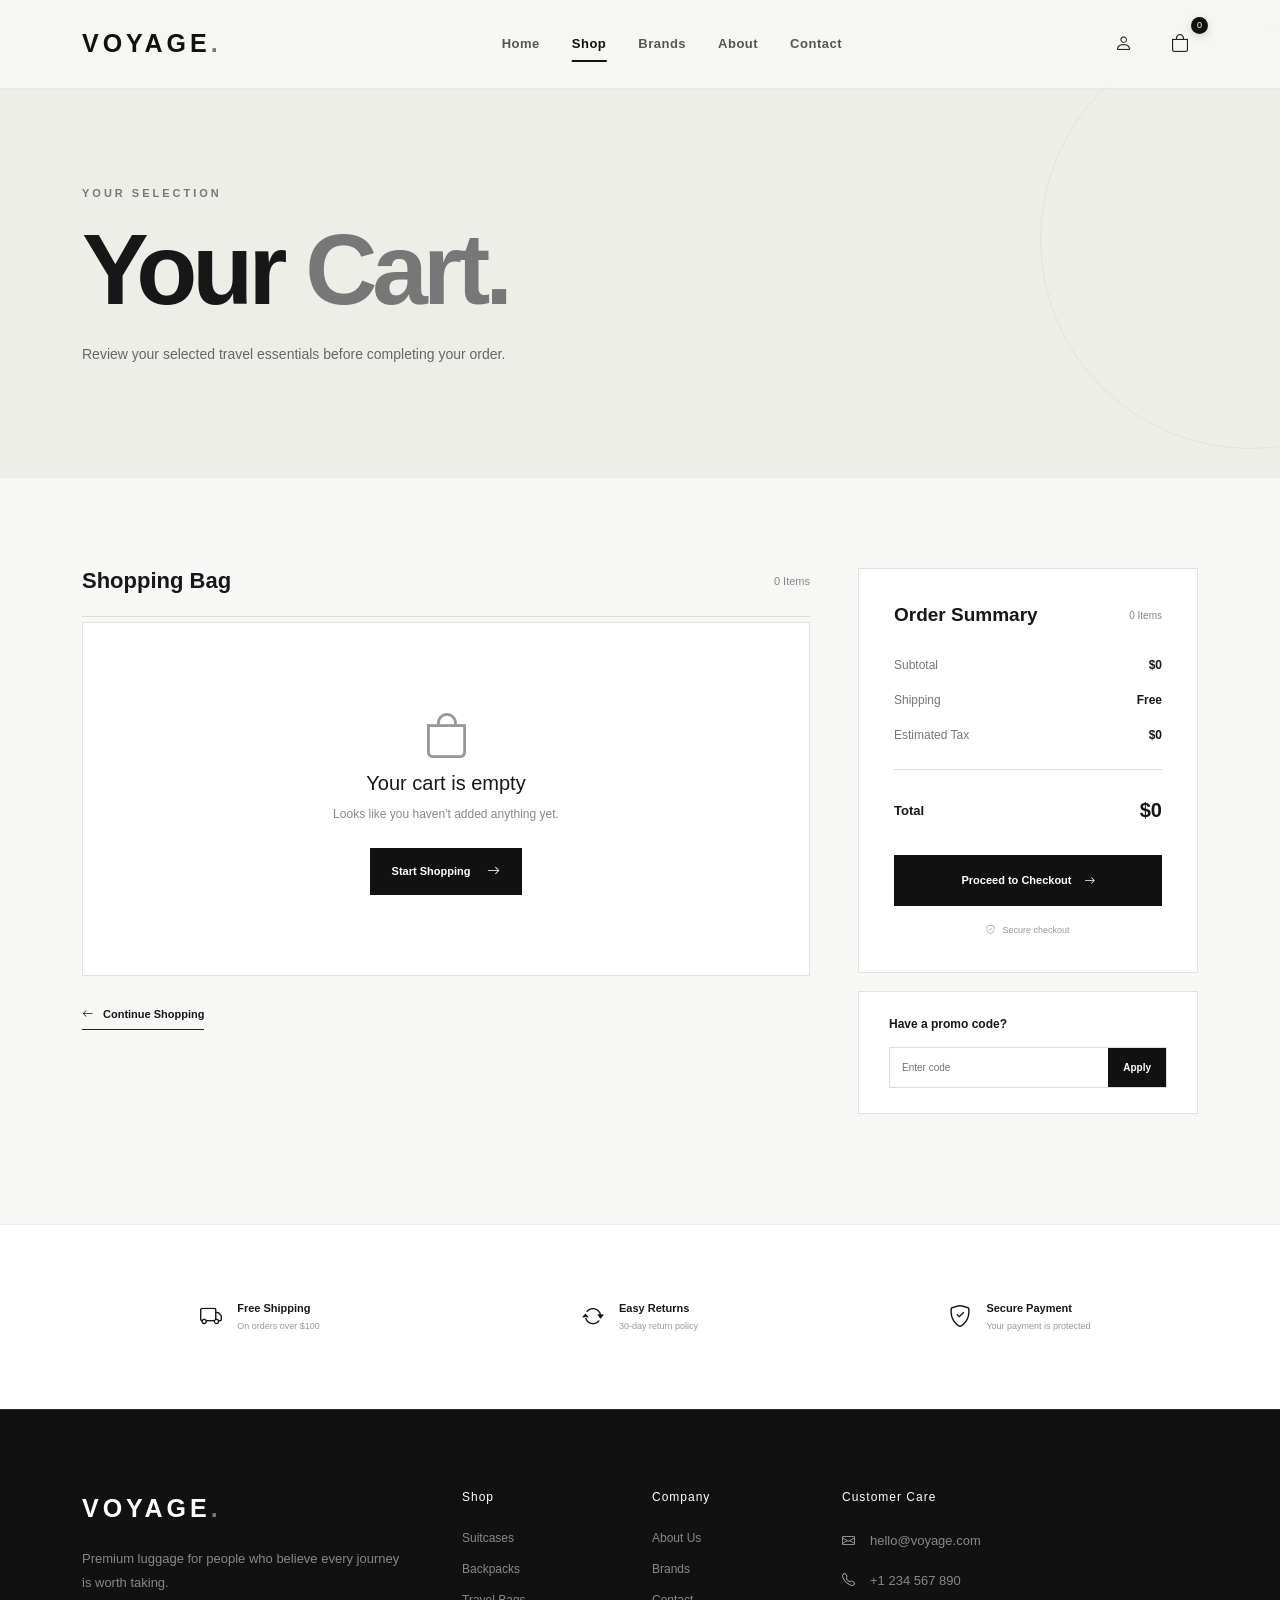
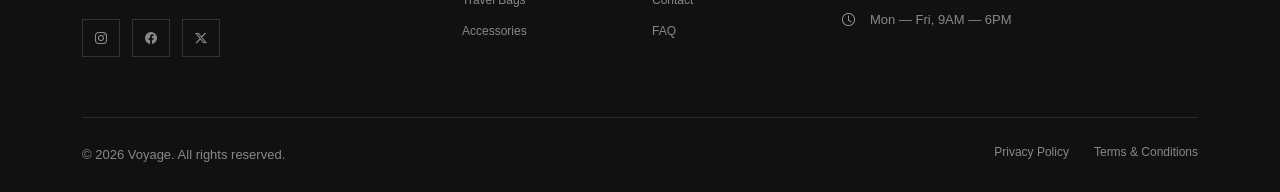
<file: cart.html>
<!DOCTYPE html>
<html lang="en">

<head>

    <meta charset="UTF-8">
    <meta name="viewport" content="width=device-width, initial-scale=1.0">

    <title>Your Cart — Voyage</title>

    <!-- Bootstrap -->
    <link
        href="https://cdn.jsdelivr.net/npm/bootstrap@5.3.3/dist/css/bootstrap.min.css"
        rel="stylesheet"
    >

    <!-- Bootstrap Icons -->
    <link
        rel="stylesheet"
        href="https://cdn.jsdelivr.net/npm/bootstrap-icons@1.11.3/font/bootstrap-icons.min.css"
    >

    <!-- Main CSS -->
    <link rel="stylesheet" href="css/style.css">

    <!-- Cart CSS -->
    <link rel="stylesheet" href="css/cart.css">

</head>


<body>

  <div id="navbar"></div>

<!-- ================= CART HERO ================= -->

<section class="cart-hero">

    <div class="container">

        <div class="cart-hero-content">

            <p class="section-label">
                YOUR SELECTION
            </p>

            <h1>
                Your
                <span>Cart.</span>
            </h1>

            <p>
                Review your selected travel essentials
                before completing your order.
            </p>

        </div>

    </div>

</section>



<!-- ================= CART SECTION ================= -->

<section class="cart-section">

    <div class="container">

        <div class="row g-5">


            <!-- ================= CART ITEMS ================= -->

            <div class="col-lg-8">

                <div class="cart-header">

                    <h2>
                        Shopping Bag
                    </h2>

                    <span id="cartItemCount">
                        0 Items
                    </span>

                </div>


                <!-- Dynamic Cart Products -->

                <div id="cartItems">

                    <!-- Products will be loaded by JavaScript -->

                </div>


                <!-- Empty Cart -->

                <div id="emptyCart" class="empty-cart">

                    <i class="bi bi-bag"></i>

                    <h3>
                        Your cart is empty
                    </h3>

                    <p>
                        Looks like you haven't added anything yet.
                    </p>

                    <a href="products.html">
                        Start Shopping
                        <i class="bi bi-arrow-right"></i>
                    </a>

                </div>


                <!-- Continue Shopping -->

                <a
                    href="products.html"
                    class="continue-shopping"
                >

                    <i class="bi bi-arrow-left"></i>

                    Continue Shopping

                </a>

            </div>



            <!-- ================= ORDER SUMMARY ================= -->

            <div class="col-lg-4">

                <div class="order-summary">

                    <div class="summary-heading">

                        <h2>
                            Order Summary
                        </h2>

                        <span id="summaryItemCount">
                            0 Items
                        </span>

                    </div>


                    <div class="summary-line">

                        <span>
                            Subtotal
                        </span>

                        <strong id="cartSubtotal">
                            $0
                        </strong>

                    </div>


                    <div class="summary-line">

                        <span>
                            Shipping
                        </span>

                        <strong id="cartShipping">
                            Free
                        </strong>

                    </div>


                    <div class="summary-line">

                        <span>
                            Estimated Tax
                        </span>

                        <strong id="cartTax">
                            $0
                        </strong>

                    </div>


                    <div class="summary-divider"></div>


                    <div class="summary-total">

                        <span>
                            Total
                        </span>

                        <strong id="cartTotal">
                            $0
                        </strong>

                    </div>


                    <button
                        class="checkout-btn"
                        id="checkoutBtn"
                    >

                        Proceed to Checkout

                        <i class="bi bi-arrow-right"></i>

                    </button>


                    <div class="secure-checkout">

                        <i class="bi bi-shield-check"></i>

                        Secure checkout

                    </div>

                </div>


                <!-- PROMO CODE -->

                <div class="promo-code">

                    <h3>
                        Have a promo code?
                    </h3>


                    <div class="promo-form">

                        <input
                            type="text"
                            id="promoInput"
                            placeholder="Enter code"
                        >

                        <button id="promoBtn">
                            Apply
                        </button>

                    </div>

                </div>

            </div>

        </div>

    </div>

</section>



<!-- ================= TRUST SECTION ================= -->

<section class="cart-trust">

    <div class="container">

        <div class="row g-4">


            <div class="col-md-4">

                <div class="trust-item">

                    <i class="bi bi-truck"></i>

                    <div>

                        <strong>
                            Free Shipping
                        </strong>

                        <span>
                            On orders over $100
                        </span>

                    </div>

                </div>

            </div>


            <div class="col-md-4">

                <div class="trust-item">

                    <i class="bi bi-arrow-repeat"></i>

                    <div>

                        <strong>
                            Easy Returns
                        </strong>

                        <span>
                            30-day return policy
                        </span>

                    </div>

                </div>

            </div>


            <div class="col-md-4">

                <div class="trust-item">

                    <i class="bi bi-shield-check"></i>

                    <div>

                        <strong>
                            Secure Payment
                        </strong>

                        <span>
                            Your payment is protected
                        </span>

                    </div>

                </div>

            </div>


        </div>

    </div>

</section>

<div id="footer"></div>

<!-- Bootstrap JS -->

<script
    src="https://cdn.jsdelivr.net/npm/bootstrap@5.3.3/dist/js/bootstrap.bundle.min.js">
</script>


<script src="js/main.js"></script>
<script src="js/navbar.js"></script>
<script src="js/footer.js"></script>

</body>

</html>
</file>
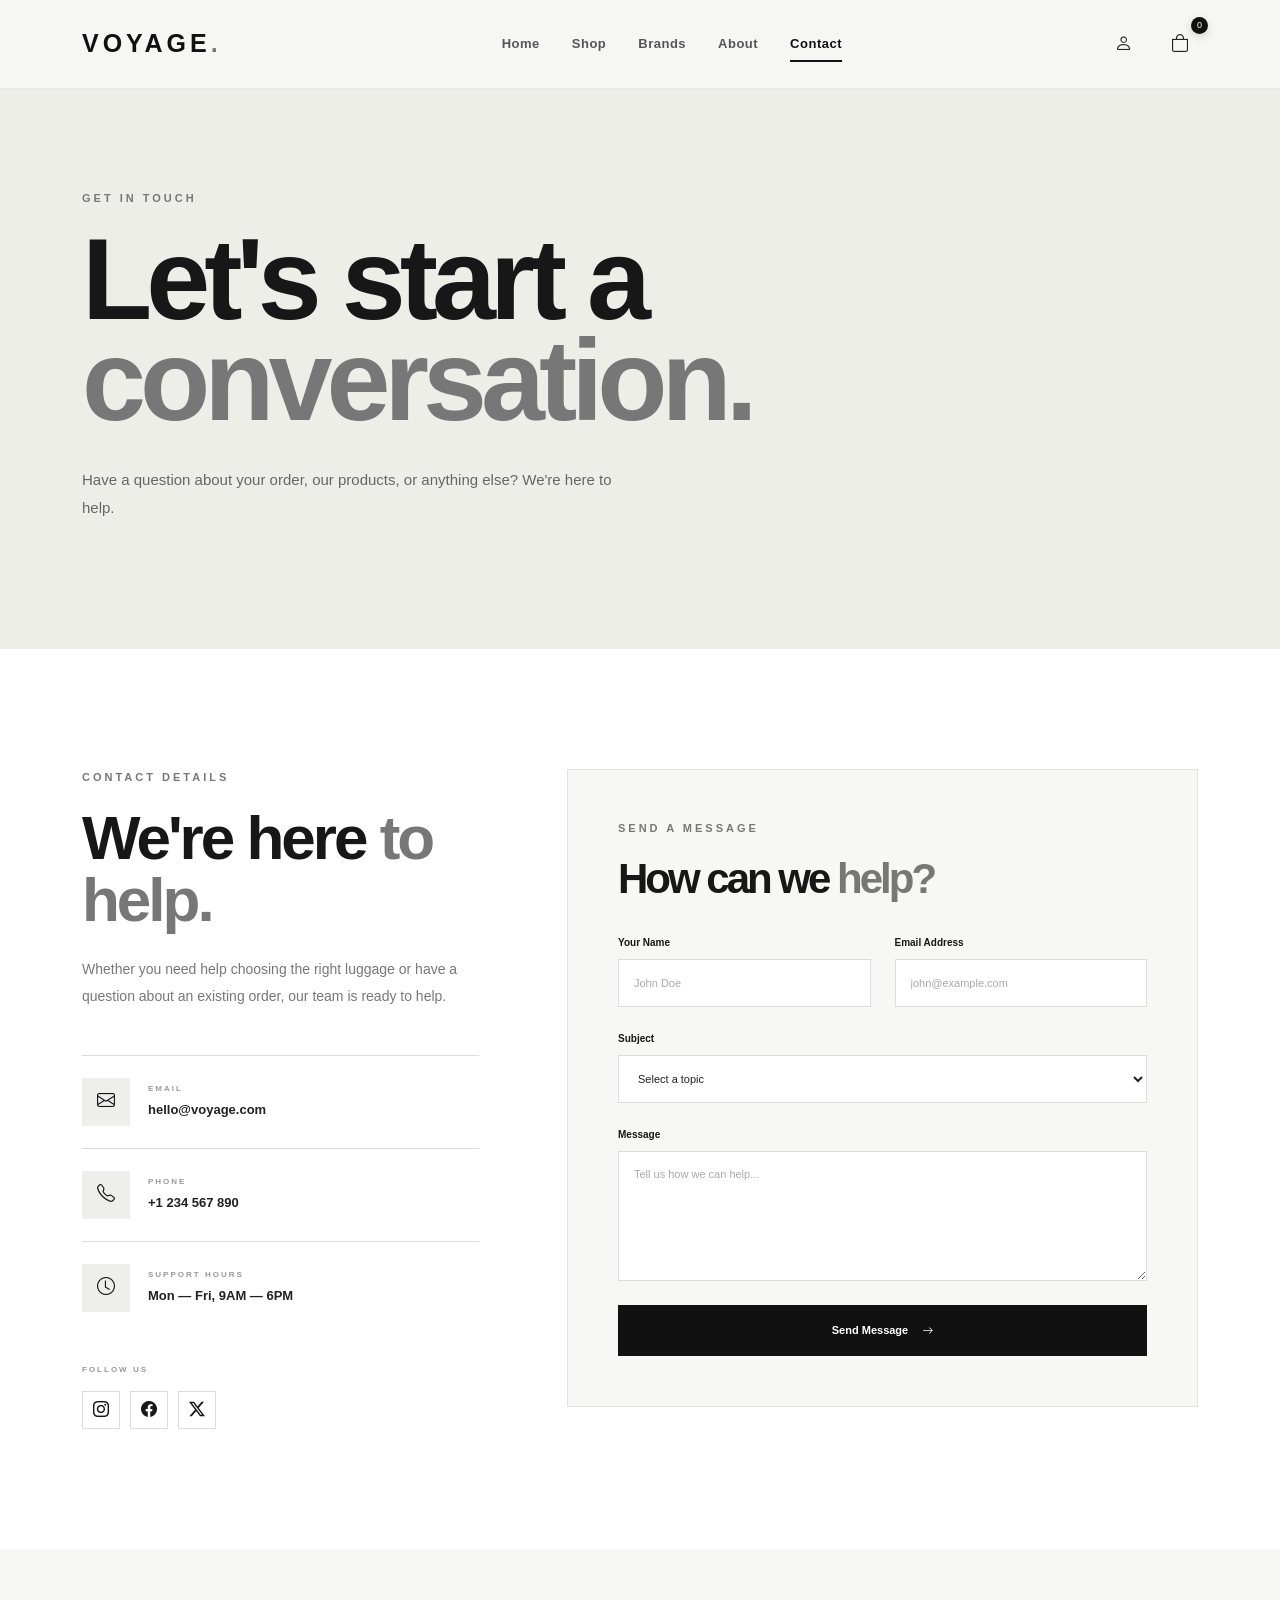
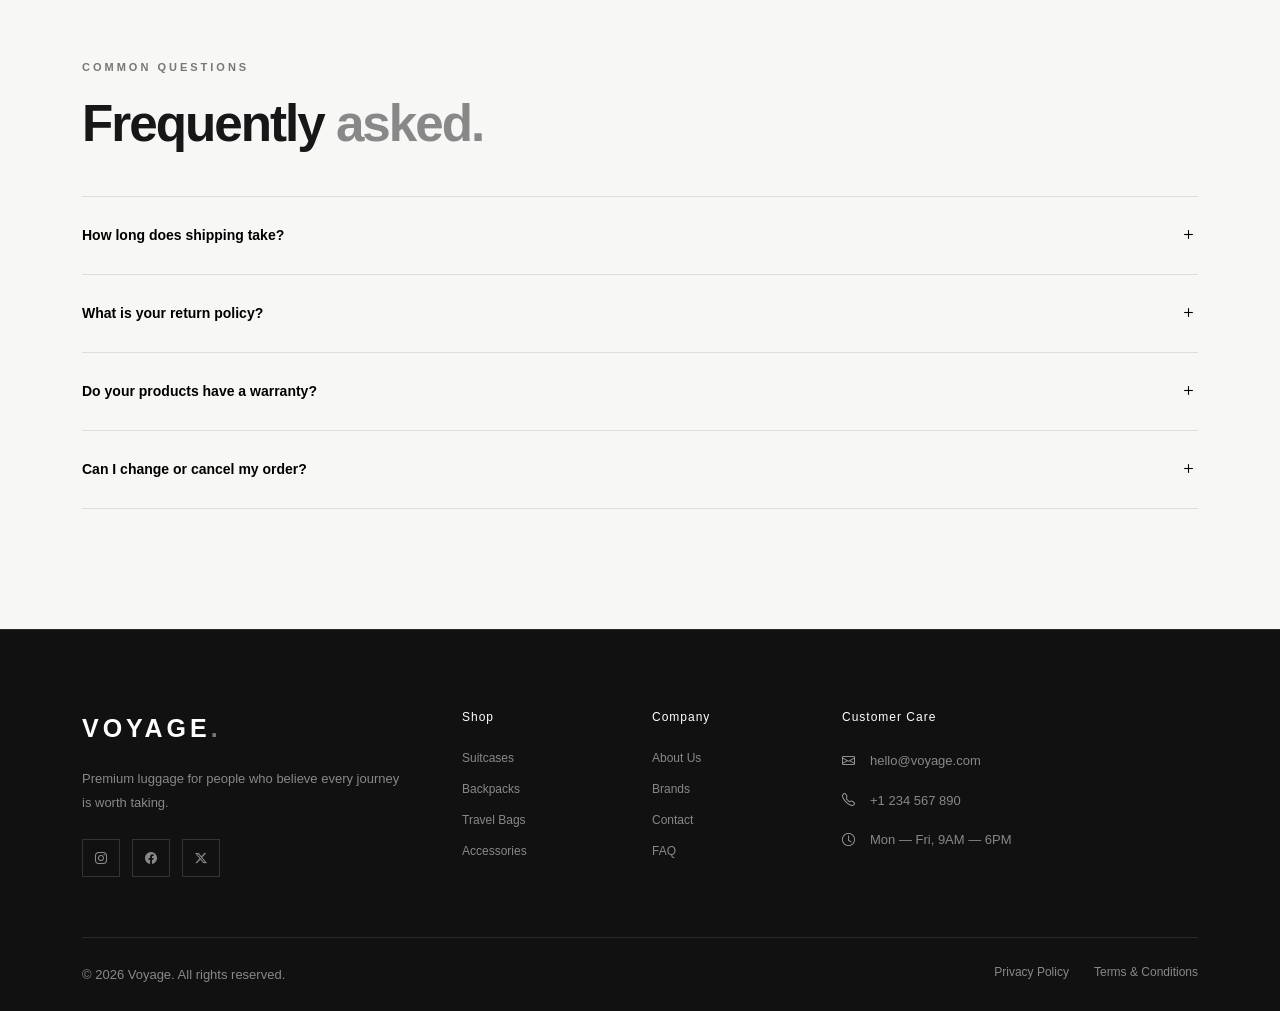
<file: contact.html>
<!DOCTYPE html>
<html lang="en">

<head>

    <meta charset="UTF-8">
    <meta name="viewport" content="width=device-width, initial-scale=1.0">

    <title>Contact — Voyage</title>

    <!-- Bootstrap -->
    <link
        href="https://cdn.jsdelivr.net/npm/bootstrap@5.3.3/dist/css/bootstrap.min.css"
        rel="stylesheet"
    >

    <!-- Bootstrap Icons -->
    <link
        rel="stylesheet"
        href="https://cdn.jsdelivr.net/npm/bootstrap-icons@1.11.3/font/bootstrap-icons.min.css"
    >

    <!-- Main CSS -->
    <link rel="stylesheet" href="css/style.css">

    <!-- Contact CSS -->
    <link rel="stylesheet" href="css/contact.css">

</head>


<body>

  <div id="navbar"></div>

<!-- ================= CONTACT HERO ================= -->

<section class="contact-hero">

    <div class="container">

        <div class="contact-hero-content">

            <p class="section-label">
                GET IN TOUCH
            </p>

            <h1>
                Let's start a
                <span>conversation.</span>
            </h1>

            <p>
                Have a question about your order, our products,
                or anything else? We're here to help.
            </p>

        </div>

    </div>

</section>



<!-- ================= CONTACT MAIN ================= -->

<section class="contact-section">

    <div class="container">

        <div class="row g-5">


            <!-- ================= CONTACT INFO ================= -->

            <div class="col-lg-5">

                <div class="contact-info">

                    <p class="section-label">
                        CONTACT DETAILS
                    </p>

                    <h2>
                        We're here
                        <span>to help.</span>
                    </h2>

                    <p class="contact-intro">
                        Whether you need help choosing the right
                        luggage or have a question about an existing
                        order, our team is ready to help.
                    </p>


                    <!-- Email -->

                    <div class="contact-detail">

                        <div class="contact-icon">

                            <i class="bi bi-envelope"></i>

                        </div>

                        <div>

                            <span>
                                EMAIL
                            </span>

                            <a href="mailto:hello@voyage.com">
                                hello@voyage.com
                            </a>

                        </div>

                    </div>


                    <!-- Phone -->

                    <div class="contact-detail">

                        <div class="contact-icon">

                            <i class="bi bi-telephone"></i>

                        </div>

                        <div>

                            <span>
                                PHONE
                            </span>

                            <a href="tel:+1234567890">
                                +1 234 567 890
                            </a>

                        </div>

                    </div>


                    <!-- Hours -->

                    <div class="contact-detail">

                        <div class="contact-icon">

                            <i class="bi bi-clock"></i>

                        </div>

                        <div>

                            <span>
                                SUPPORT HOURS
                            </span>

                            <strong>
                                Mon — Fri, 9AM — 6PM
                            </strong>

                        </div>

                    </div>


                    <!-- Social -->

                    <div class="contact-social">

                        <span>
                            FOLLOW US
                        </span>

                        <div>

                            <a href="#">
                                <i class="bi bi-instagram"></i>
                            </a>

                            <a href="#">
                                <i class="bi bi-facebook"></i>
                            </a>

                            <a href="#">
                                <i class="bi bi-twitter-x"></i>
                            </a>

                        </div>

                    </div>

                </div>

            </div>



            <!-- ================= CONTACT FORM ================= -->

            <div class="col-lg-7">

                <div class="contact-form-wrapper">

                    <div class="form-heading">

                        <p class="section-label">
                            SEND A MESSAGE
                        </p>

                        <h2>
                            How can we
                            <span>help?</span>
                        </h2>

                    </div>


                    <form class="contact-form">


                        <div class="row g-4">


                            <!-- Name -->

                            <div class="col-md-6">

                                <div class="form-group">

                                    <label>
                                        Your Name
                                    </label>

                                    <input
                                        type="text"
                                        placeholder="John Doe"
                                        required
                                    >

                                </div>

                            </div>


                            <!-- Email -->

                            <div class="col-md-6">

                                <div class="form-group">

                                    <label>
                                        Email Address
                                    </label>

                                    <input
                                        type="email"
                                        placeholder="john@example.com"
                                        required
                                    >

                                </div>

                            </div>


                            <!-- Subject -->

                            <div class="col-12">

                                <div class="form-group">

                                    <label>
                                        Subject
                                    </label>

                                    <select required>

                                        <option value="">
                                            Select a topic
                                        </option>

                                        <option>
                                            Product Question
                                        </option>

                                        <option>
                                            Order Support
                                        </option>

                                        <option>
                                            Returns & Refunds
                                        </option>

                                        <option>
                                            General Inquiry
                                        </option>

                                    </select>

                                </div>

                            </div>


                            <!-- Message -->

                            <div class="col-12">

                                <div class="form-group">

                                    <label>
                                        Message
                                    </label>

                                    <textarea
                                        rows="6"
                                        placeholder="Tell us how we can help..."
                                        required
                                    ></textarea>

                                </div>

                            </div>


                            <!-- Submit -->

                            <div class="col-12">

                                <button
                                    type="submit"
                                    class="contact-submit"
                                >

                                    Send Message

                                    <i class="bi bi-arrow-right"></i>

                                </button>

                            </div>


                        </div>

                    </form>

                    <div class="form-success" id="formSuccess">

                        <i class="bi bi-check-circle"></i>

                        <div>
                            <strong>Message sent successfully!</strong>

                            <span>
                                Thanks for reaching out. We'll get back to you soon.
                            </span>
                        </div>

                    </div>

                </div>

            </div>

        </div>

    </div>

</section>



<!-- ================= FAQ ================= -->

<section class="faq-section">

    <div class="container">


        <div class="section-heading">

            <div>

                <p class="section-label">
                    COMMON QUESTIONS
                </p>

                <h2>
                    Frequently
                    <span>asked.</span>
                </h2>

            </div>

        </div>


        <div class="faq-list">


            <!-- FAQ 01 -->

            <div class="faq-item">

                <button class="faq-question">

                    <span>
                        How long does shipping take?
                    </span>

                    <i class="bi bi-plus"></i>

                </button>

                <div class="faq-answer">

                    <p>
                        Standard shipping usually takes 3–7
                        business days. Orders over $100 qualify
                        for free standard shipping.
                    </p>

                </div>

            </div>


            <!-- FAQ 02 -->

            <div class="faq-item">

                <button class="faq-question">

                    <span>
                        What is your return policy?
                    </span>

                    <i class="bi bi-plus"></i>

                </button>

                <div class="faq-answer">

                    <p>
                        We offer a simple 30-day return policy.
                        Products must be unused and returned
                        in their original condition.
                    </p>

                </div>

            </div>


            <!-- FAQ 03 -->

            <div class="faq-item">

                <button class="faq-question">

                    <span>
                        Do your products have a warranty?
                    </span>

                    <i class="bi bi-plus"></i>

                </button>

                <div class="faq-answer">

                    <p>
                        Selected Voyage products include a
                        5-year warranty covering manufacturing
                        defects and workmanship.
                    </p>

                </div>

            </div>


            <!-- FAQ 04 -->

            <div class="faq-item">

                <button class="faq-question">

                    <span>
                        Can I change or cancel my order?
                    </span>

                    <i class="bi bi-plus"></i>

                </button>

                <div class="faq-answer">

                    <p>
                        Contact our support team as soon as
                        possible. We'll do our best to update
                        or cancel your order before it ships.
                    </p>

                </div>

            </div>


        </div>

    </div>

</section>

<div id="footer"></div>

<!-- Bootstrap JS -->

<script
    src="https://cdn.jsdelivr.net/npm/bootstrap@5.3.3/dist/js/bootstrap.bundle.min.js">
</script>


<script src="js/main.js"></script>
<script src="js/navbar.js"></script>
<script src="js/footer.js"></script>

<script>

document.addEventListener("DOMContentLoaded", function () {

    const form = document.querySelector(".contact-form");
    const successMessage = document.getElementById("formSuccess");

    if (!form || !successMessage) return;


    form.addEventListener("submit", function (event) {

        event.preventDefault();


        // Show success message
        successMessage.classList.add("show");


        // Clear form
        form.reset();


        // Scroll slightly toward message
        successMessage.scrollIntoView({
            behavior: "smooth",
            block: "nearest"
        });


        // Hide after 5 seconds
        setTimeout(function () {

            successMessage.classList.remove("show");

        }, 5000);

    });

});

</script>

</body>

</html>
</file>
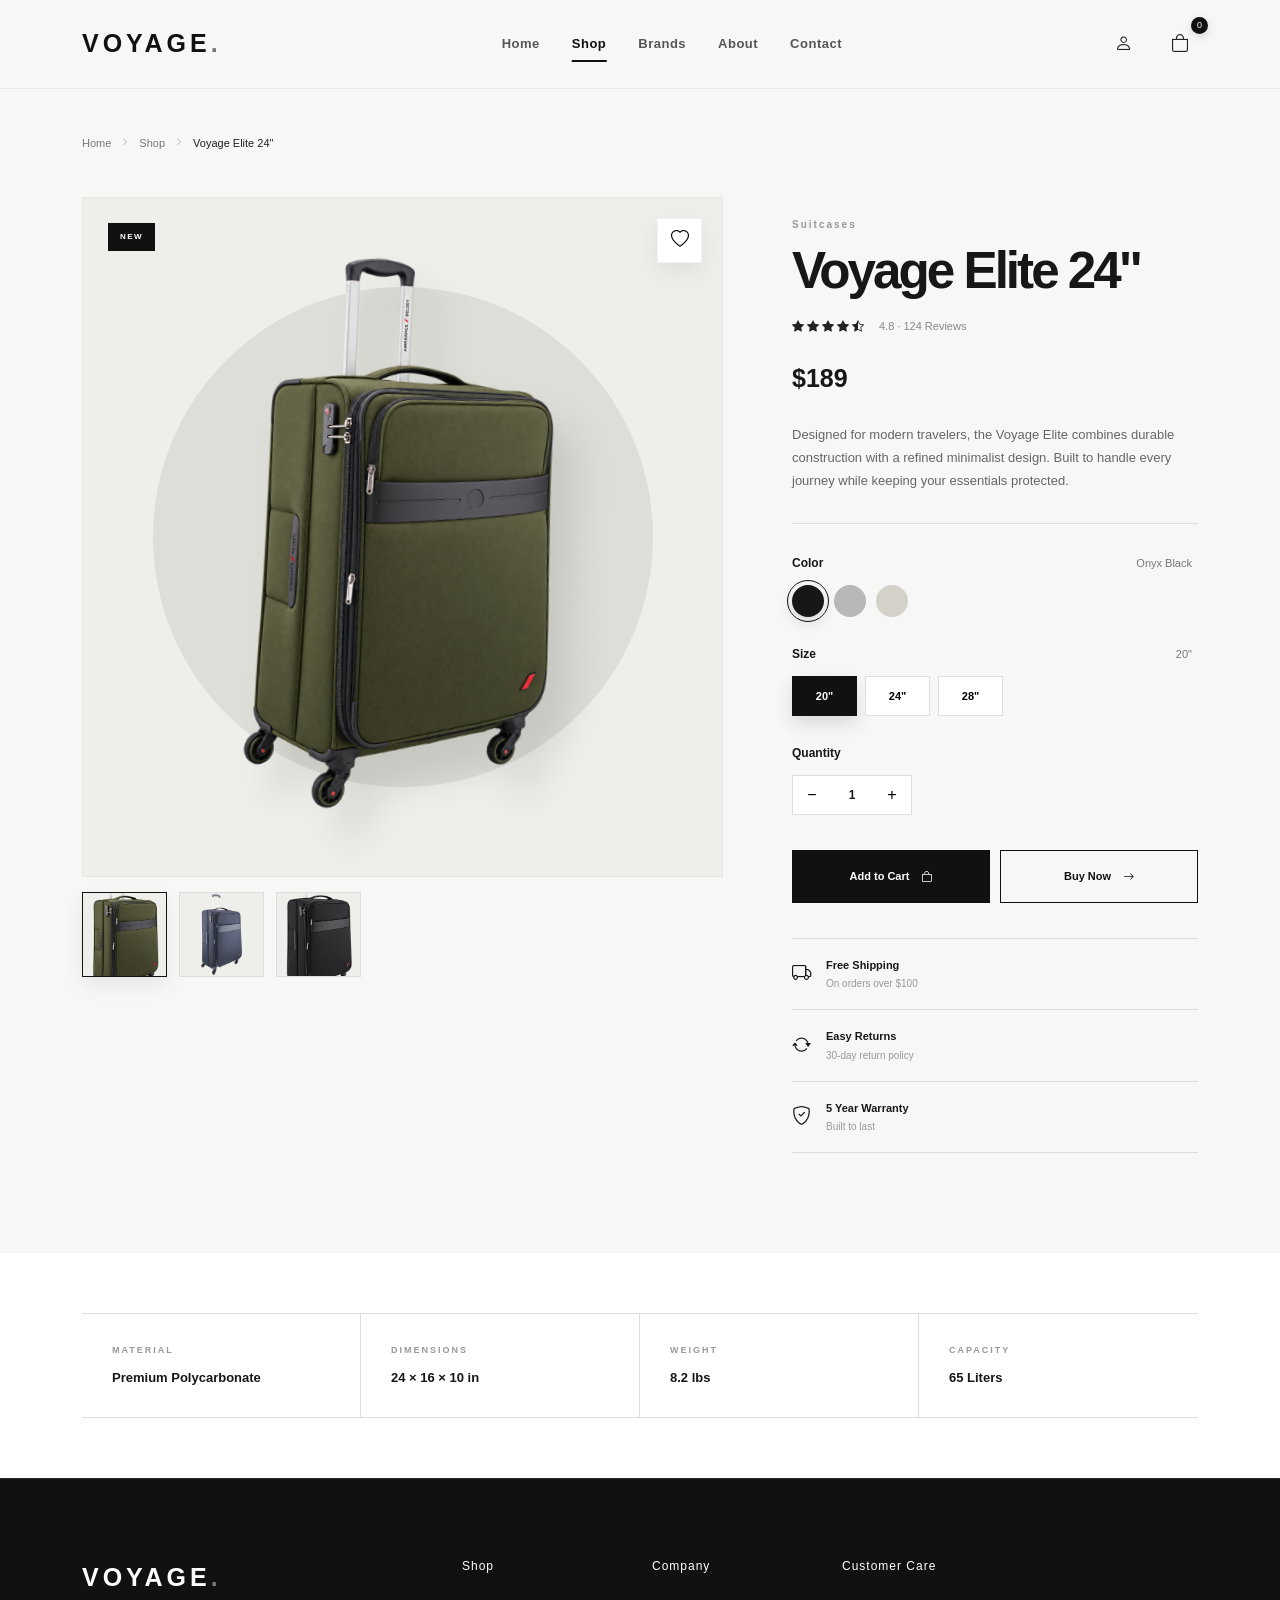
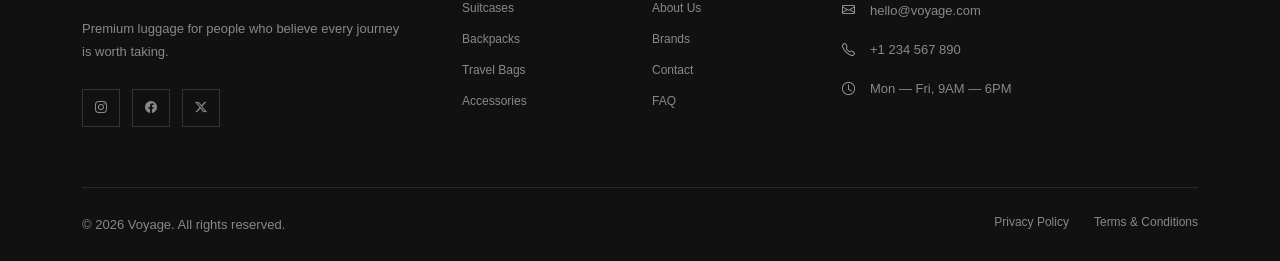
<file: product-details.html>
<!DOCTYPE html>
<html lang="en">

<head>

    <meta charset="UTF-8">
    <meta name="viewport" content="width=device-width, initial-scale=1.0">

    <title>Product — Voyage</title>

    <!-- Bootstrap -->
    <link
        href="https://cdn.jsdelivr.net/npm/bootstrap@5.3.3/dist/css/bootstrap.min.css"
        rel="stylesheet"
    >

    <!-- Bootstrap Icons -->
    <link
        rel="stylesheet"
        href="https://cdn.jsdelivr.net/npm/bootstrap-icons@1.11.3/font/bootstrap-icons.min.css"
    >

    <!-- Main CSS -->
    <link rel="stylesheet" href="css/style.css">

    <!-- Details CSS -->
    <link rel="stylesheet" href="css/details.css">

</head>


<body>

  <div id="navbar"></div>

<!-- ================= PRODUCT DETAILS ================= -->

<section class="details-page">

    <div class="container">


        <!-- ================= BREADCRUMB ================= -->

        <div class="product-breadcrumb">

            <a href="index.html">
                Home
            </a>

            <i class="bi bi-chevron-right"></i>

            <a href="products.html">
                Shop
            </a>

            <i class="bi bi-chevron-right"></i>

            <span id="detailsBreadcrumb">
                Product
            </span>

        </div>



        <!-- ================= PRODUCT ================= -->

        <div class="row product-details-row">


            <!-- ================= PRODUCT IMAGE ================= -->

            <div class="col-lg-7">

                <div class="product-main-image">


                    <!-- BADGE -->

                    <span
                        class="details-badge"
                        id="detailsBadge">
                    </span>


                    <!-- WISHLIST -->

                    <button
                        class="details-wishlist"
                        type="button">

                        <i class="bi bi-heart"></i>

                    </button>


                    <!-- MAIN IMAGE -->

                    <div class="details-placeholder">

                        <img
                            id="detailsMainImage"
                            src=""
                            alt="Product"
                        >

                    </div>

                </div>


                <!-- ================= THUMBNAILS ================= -->

                <div
                    class="product-thumbnails"
                    id="productThumbnails">
                </div>

            </div>



            <!-- ================= PRODUCT INFORMATION ================= -->

            <div class="col-lg-5">

                <div class="product-details-info">


                    <!-- CATEGORY -->

                    <p
                        class="details-category"
                        id="detailsCategory">
                        PRODUCT
                    </p>


                    <!-- NAME -->

                    <h1 id="detailsName">
                        Product
                    </h1>


                    <!-- RATING -->

                    <div class="details-rating">

                        <div class="stars">

                            <i class="bi bi-star-fill"></i>
                            <i class="bi bi-star-fill"></i>
                            <i class="bi bi-star-fill"></i>
                            <i class="bi bi-star-fill"></i>
                            <i class="bi bi-star-half"></i>

                        </div>

                        <span>
                            4.8 · 124 Reviews
                        </span>

                    </div>


                    <!-- PRICE -->

                    <div
                        class="details-price"
                        id="detailsPrice">
                        $0
                    </div>


                    <!-- DESCRIPTION -->

                    <p
                        class="details-description"
                        id="detailsDescription">
                    </p>



                    <!-- DIVIDER -->

                    <div class="details-divider"></div>



                    <!-- ================= COLOR ================= -->

                    <div class="product-option">

                        <div class="option-title">

                            <strong>
                                Color
                            </strong>

                            <span id="selectedColor">
                                Onyx Black
                            </span>

                        </div>


                        <div class="color-options">

                            <button
                                class="color-option black active"
                                data-color="Onyx Black"
                                title="Onyx Black">
                            </button>

                            <button
                                class="color-option silver"
                                data-color="Silver"
                                title="Silver">
                            </button>

                            <button
                                class="color-option stone"
                                data-color="Stone"
                                title="Stone">
                            </button>

                        </div>

                    </div>



                    <!-- ================= SIZE ================= -->

                    <div class="product-option">

                        <div class="option-title">

                            <strong>
                                Size
                            </strong>

                            <span id="selectedSize">
                                Standard
                            </span>

                        </div>


                        <div
                            class="size-options"
                            id="sizeOptions">
                        </div>

                    </div>



                    <!-- ================= QUANTITY ================= -->

                    <div class="product-option">

                        <div class="option-title">

                            <strong>
                                Quantity
                            </strong>

                        </div>


                        <div class="quantity-wrapper">

                            <button
                                class="quantity-btn"
                                id="detailsMinus"
                                type="button">
                                −
                            </button>


                            <span
                                class="quantity"
                                id="detailsQuantity">
                                1
                            </span>


                            <button
                                class="quantity-btn"
                                id="detailsPlus"
                                type="button">
                                +
                            </button>

                        </div>

                    </div>



                    <!-- ================= BUTTONS ================= -->

                    <div class="details-buttons">

                        <button
                            class="add-to-cart-btn"
                            id="detailsAddToCart"
                            type="button">

                            Add to Cart

                            <i class="bi bi-bag"></i>

                        </button>


                        <button
                            class="buy-now-btn"
                            id="buyNowBtn"
                            type="button">

                            Buy Now

                            <i class="bi bi-arrow-right"></i>

                        </button>

                    </div>



                    <!-- ================= BENEFITS ================= -->

                    <div class="product-benefits">


                        <div class="benefit">

                            <i class="bi bi-truck"></i>

                            <div>

                                <strong>
                                    Free Shipping
                                </strong>

                                <span>
                                    On orders over $100
                                </span>

                            </div>

                        </div>


                        <div class="benefit">

                            <i class="bi bi-arrow-repeat"></i>

                            <div>

                                <strong>
                                    Easy Returns
                                </strong>

                                <span>
                                    30-day return policy
                                </span>

                            </div>

                        </div>


                        <div class="benefit">

                            <i class="bi bi-shield-check"></i>

                            <div>

                                <strong>
                                    5 Year Warranty
                                </strong>

                                <span>
                                    Built to last
                                </span>

                            </div>

                        </div>


                    </div>


                </div>

            </div>

        </div>

    </div>

</section>



<!-- ================= PRODUCT INFORMATION ================= -->

<section class="product-information">

    <div class="container">

        <div class="information-grid">


            <!-- MATERIAL -->

            <div class="information-item">

                <span>
                    MATERIAL
                </span>

                <strong id="detailsMaterial">
                    Premium Material
                </strong>

            </div>


            <!-- DIMENSIONS -->

            <div class="information-item">

                <span>
                    DIMENSIONS
                </span>

                <strong id="detailsDimensions">
                    —
                </strong>

            </div>


            <!-- WEIGHT -->

            <div class="information-item">

                <span>
                    WEIGHT
                </span>

                <strong id="detailsWeight">
                    —
                </strong>

            </div>


            <!-- CAPACITY -->

            <div class="information-item">

                <span>
                    CAPACITY
                </span>

                <strong id="detailsCapacity">
                    —
                </strong>

            </div>


        </div>

    </div>

</section>

<div id="footer"></div>

<!-- Bootstrap JS -->

<script
    src="https://cdn.jsdelivr.net/npm/bootstrap@5.3.3/dist/js/bootstrap.bundle.min.js">
</script>


<!-- Main JS -->

<script src="js/main.js"></script>
<script src="js/navbar.js"></script>
<script src="js/footer.js"></script>


</body>

</html>
</file>
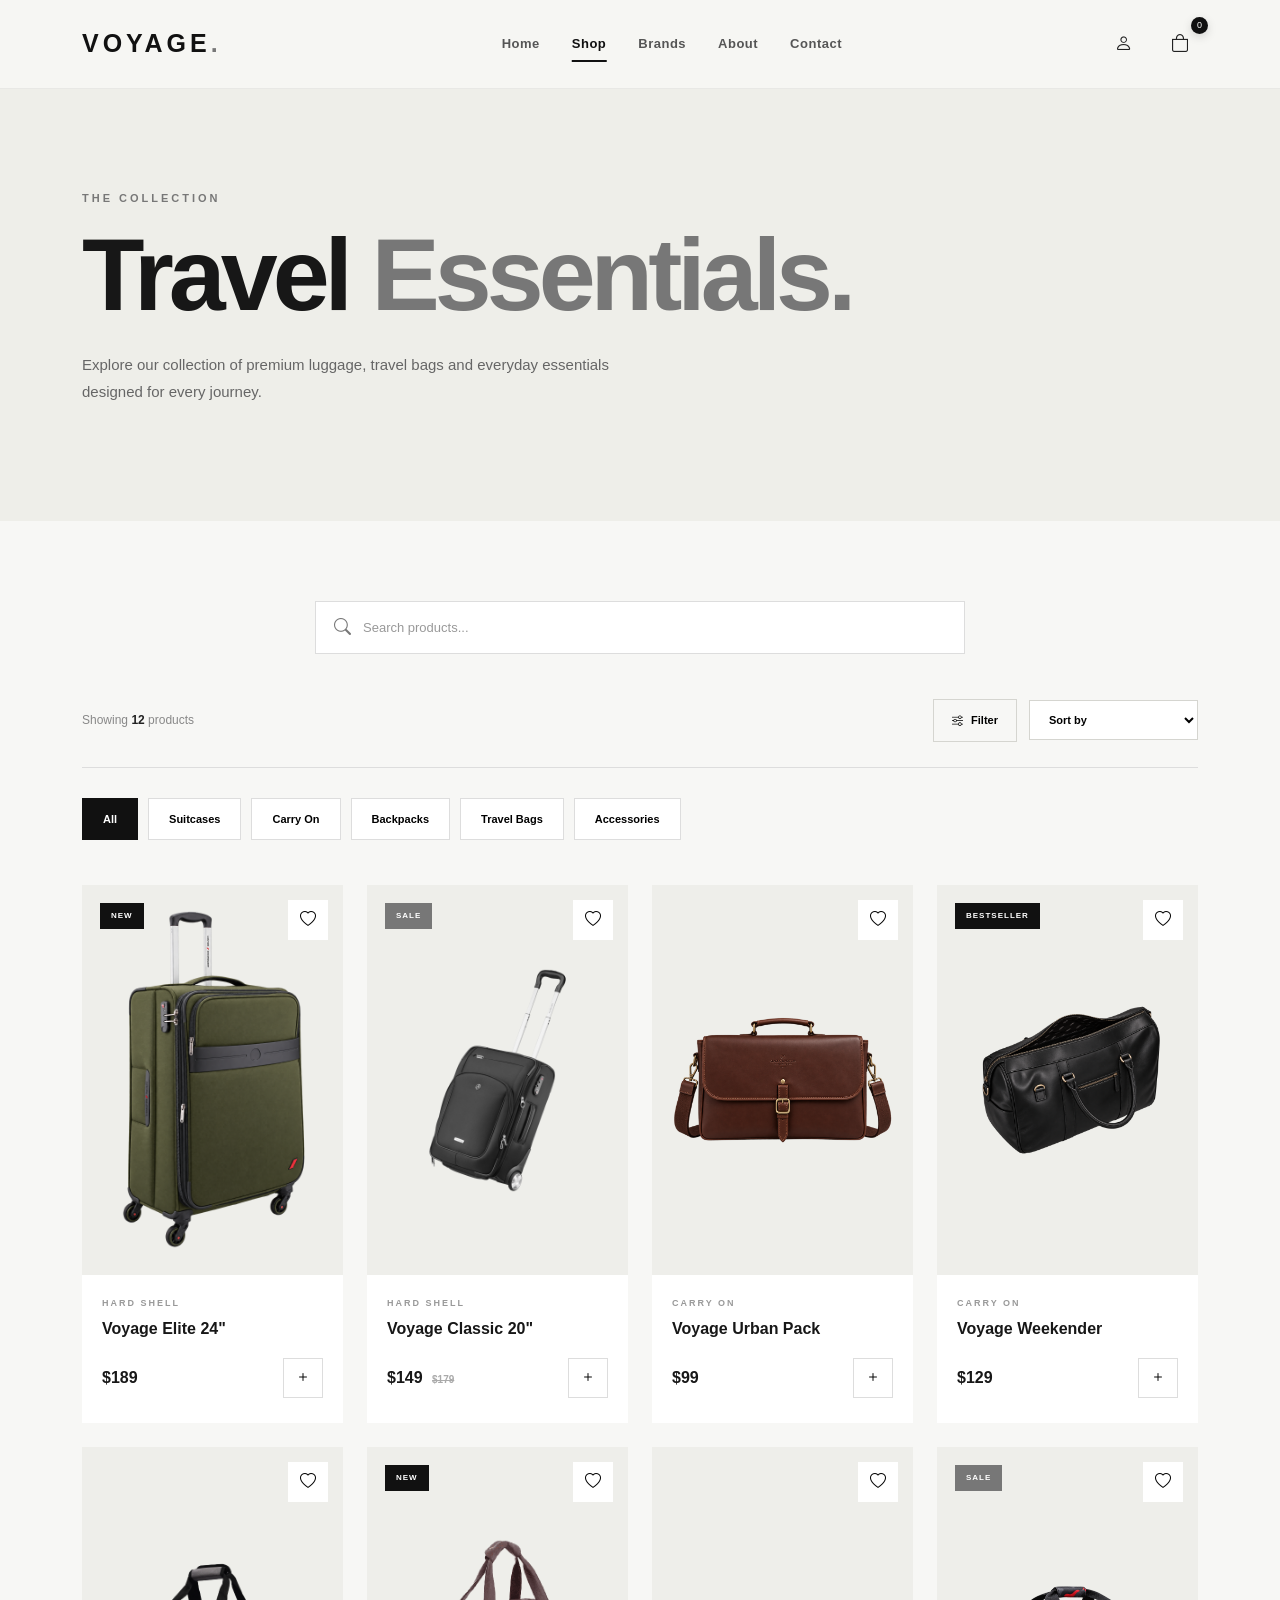
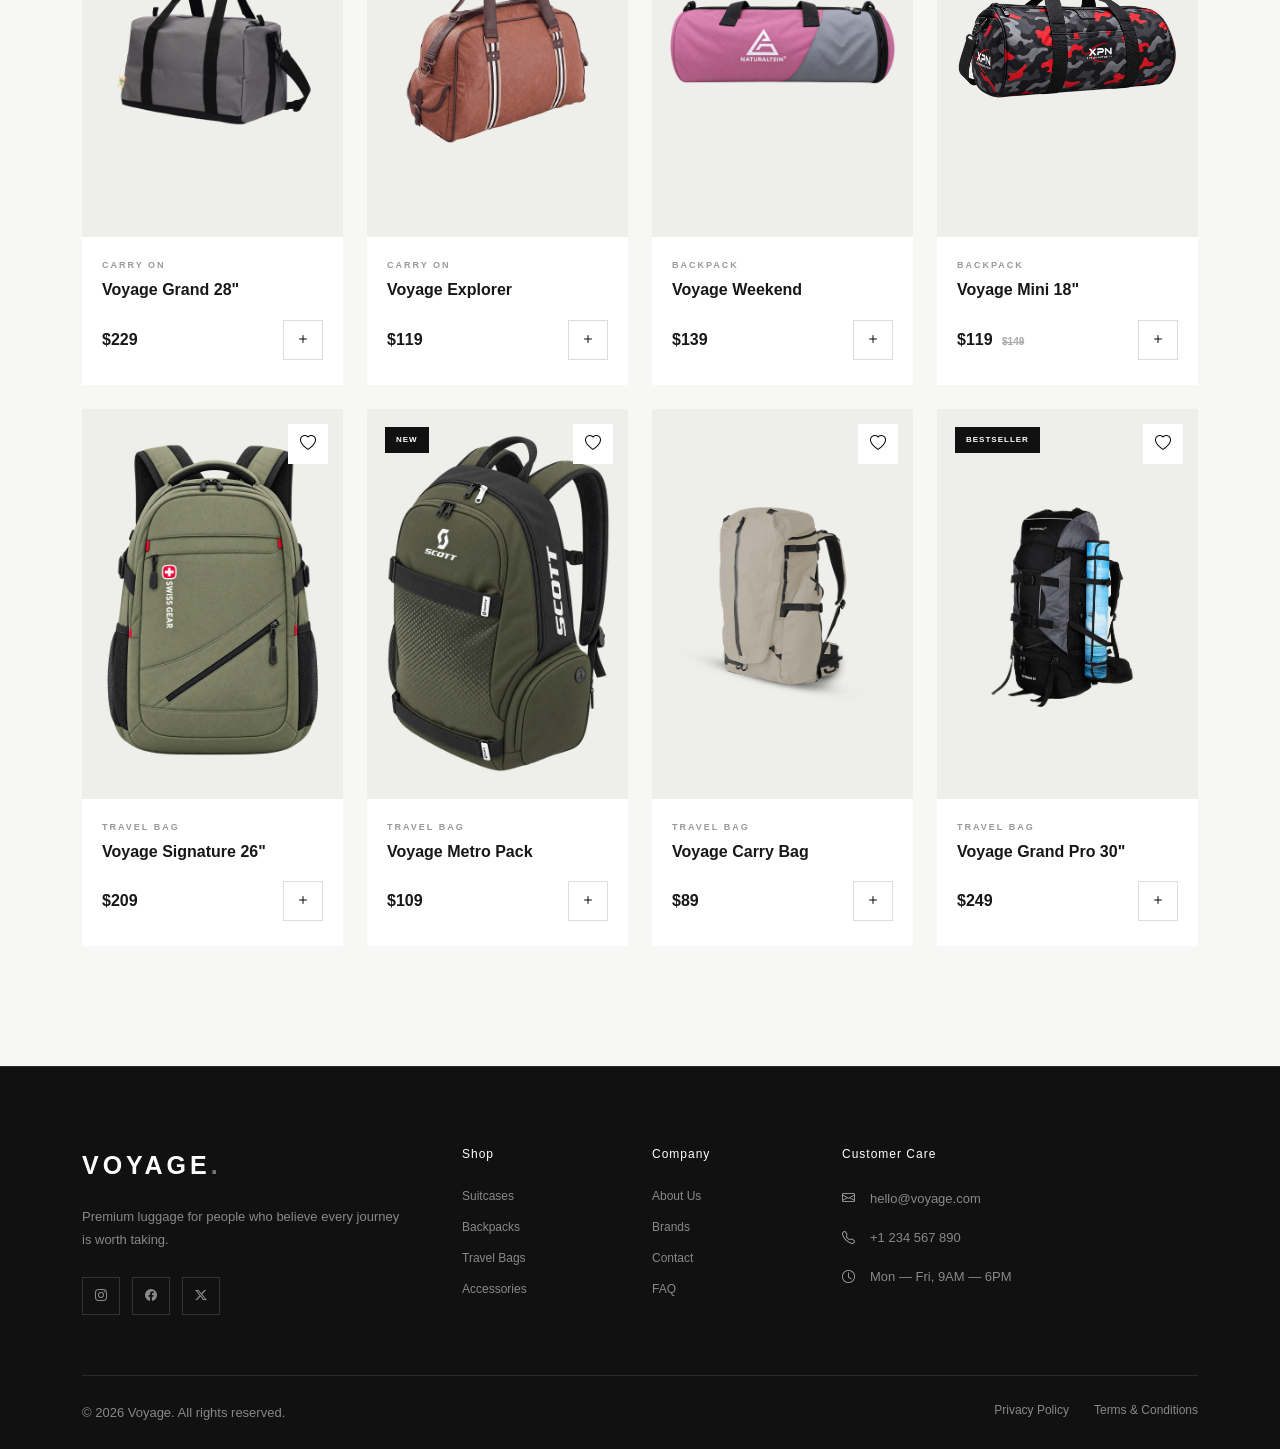
<file: products.html>
<!DOCTYPE html>
<html lang="en">

<head>

    <meta charset="UTF-8">
    <meta name="viewport" content="width=device-width, initial-scale=1.0">

    <title>Shop — Voyage</title>

    <!-- Bootstrap -->
    <link
        href="https://cdn.jsdelivr.net/npm/bootstrap@5.3.3/dist/css/bootstrap.min.css"
        rel="stylesheet"
    >

    <!-- Bootstrap Icons -->
    <link
        rel="stylesheet"
        href="https://cdn.jsdelivr.net/npm/bootstrap-icons@1.11.3/font/bootstrap-icons.min.css"
    >

    <!-- Main CSS -->
    <link rel="stylesheet" href="css/style.css">

    <!-- Products CSS -->
    <link rel="stylesheet" href="css/products.css">

</head>


<body>

    <div id="navbar"></div>

<!-- ================= PAGE HERO ================= -->

<section class="products-hero">

    <div class="container">

        <div class="products-hero-content">

            <p class="section-label">
                THE COLLECTION
            </p>

            <h1>
                Travel
                <span>Essentials.</span>
            </h1>

            <p>
                Explore our collection of premium luggage,
                travel bags and everyday essentials designed
                for every journey.
            </p>

        </div>

    </div>

</section>



<!-- ================= PRODUCTS ================= -->

<section class="products-section">

    <div class="container">

        <!-- ================= PRODUCT SEARCH ================= -->

        <div class="shop-search">

            <i class="bi bi-search"></i>

            <input
                type="text"
                id="productSearch"
                placeholder="Search products..."
                autocomplete="off"
            >

            <button
                type="button"
                id="clearSearch"
                title="Clear Search">

                <i class="bi bi-x-lg"></i>

            </button>

        </div>
            
        <!-- TOP BAR -->

        <div class="products-topbar">

            <div>

                <p class="products-count">
                    Showing <strong id="productCount">12</strong> products
                </p>

            </div>


            <div class="products-controls">

                <button class="filter-btn">

                    <i class="bi bi-sliders"></i>

                    Filter

                </button>


                <select class="sort-select">

                    <option value="">
                        Sort by
                    </option>

                    <option value="featured">
                        Featured
                    </option>

                    <option value="low">
                        Price: Low to High
                    </option>

                    <option value="high">
                        Price: High to Low
                    </option>

                    <option value="new">
                        Newest
                    </option>

                </select>

            </div>

        </div>



        <!-- CATEGORY FILTER -->

        <div class="category-filters">

            <button class="filter-category active">
                All
            </button>

            <button class="filter-category">
                Suitcases
            </button>

            <button class="filter-category">
                Carry On
            </button>

            <button class="filter-category">
                Backpacks
            </button>

            <button class="filter-category">
                Travel Bags
            </button>

            <button class="filter-category">
                Accessories
            </button>

        </div>



        <!-- ================= PRODUCT GRID ================= -->

        <div class="row g-4 products-grid">


            <!-- ================= PRODUCT 01 ================= -->

            <div class="col-lg-3 col-md-6">

                <div
                    class="shop-product-card"
                    data-id="1"
                    data-category="Suitcases"
                    data-price="189"
                    data-new="true"
                >

                    <div class="shop-product-image">

                        <span class="shop-badge">
                            NEW
                        </span>

                        <button class="shop-wishlist">
                            <i class="bi bi-heart"></i>
                        </button>

                        <div class="shop-placeholder">

                            <img
                                src="assets/images/lagguage.png"
                                alt="Voyage Elite 24"
                            >

                        </div>

                        <a
                            href="product-details.html?id=1"
                            class="quick-view"
                        >
                            View Product
                            <i class="bi bi-arrow-up-right"></i>
                        </a>

                    </div>


                    <div class="shop-product-info">

                        <p>
                            HARD SHELL
                        </p>

                        <h3>
                            Voyage Elite 24"
                        </h3>

                        <div class="shop-product-bottom">

                            <strong>
                                $189
                            </strong>

                            <button class="shop-add-cart">
                                <i class="bi bi-plus"></i>
                            </button>

                        </div>

                    </div>

                </div>

            </div>



            <!-- ================= PRODUCT 02 ================= -->

            <div class="col-lg-3 col-md-6">

                <div
                    class="shop-product-card"
                    data-id="2"
                    data-category="Suitcases"
                    data-price="149"
                >

                    <div class="shop-product-image">

                        <span class="shop-badge sale">
                            SALE
                        </span>

                        <button class="shop-wishlist">
                            <i class="bi bi-heart"></i>
                        </button>

                        <div class="shop-placeholder">

                            <img
                                src="assets/images/lagguage2.png"
                                alt="Voyage Classic 20"
                            >

                        </div>

                        <a
                            href="product-details.html?id=2"
                            class="quick-view"
                        >
                            View Product
                            <i class="bi bi-arrow-up-right"></i>
                        </a>

                    </div>


                    <div class="shop-product-info">

                        <p>
                            HARD SHELL
                        </p>

                        <h3>
                            Voyage Classic 20"
                        </h3>

                        <div class="shop-product-bottom">

                            <strong>
                                $149
                                <del>$179</del>
                            </strong>

                            <button class="shop-add-cart">
                                <i class="bi bi-plus"></i>
                            </button>

                        </div>

                    </div>

                </div>

            </div>



            <!-- ================= PRODUCT 03 ================= -->

            <div class="col-lg-3 col-md-6">

                <div
                    class="shop-product-card"
                    data-id="3"
                    data-category="CARRY ON"
                    data-price="99"
                >

                    <div class="shop-product-image">

                        <button class="shop-wishlist">
                            <i class="bi bi-heart"></i>
                        </button>

                        <div class="shop-placeholder">

                            <img
                                src="assets/images/1.png"
                                alt="Voyage Urban Pack"
                            >

                        </div>

                        <a
                            href="product-details.html?id=3"
                            class="quick-view"
                        >
                            View Product
                            <i class="bi bi-arrow-up-right"></i>
                        </a>

                    </div>


                    <div class="shop-product-info">

                        <p>
                            CARRY ON
                        </p>

                        <h3>
                            Voyage Urban Pack
                        </h3>

                        <div class="shop-product-bottom">

                            <strong>
                                $99
                            </strong>

                            <button class="shop-add-cart">
                                <i class="bi bi-plus"></i>
                            </button>

                        </div>

                    </div>

                </div>

            </div>



            <!-- ================= PRODUCT 04 ================= -->

            <div class="col-lg-3 col-md-6">

                <div
                    class="shop-product-card"
                    data-id="4"
                    data-category="CARRY ON"
                    data-price="129"
                >

                    <div class="shop-product-image">

                        <span class="shop-badge">
                            BESTSELLER
                        </span>

                        <button class="shop-wishlist">
                            <i class="bi bi-heart"></i>
                        </button>

                        <div class="shop-placeholder">

                            <img
                                src="assets/images/M.2.1.png"
                                alt="Voyage Weekender"
                            >

                        </div>

                        <a
                            href="product-details.html?id=4"
                            class="quick-view"
                        >
                            View Product
                            <i class="bi bi-arrow-up-right"></i>
                        </a>

                    </div>


                    <div class="shop-product-info">

                        <p>
                            CARRY ON
                        </p>

                        <h3>
                            Voyage Weekender
                        </h3>

                        <div class="shop-product-bottom">

                            <strong>
                                $129
                            </strong>

                            <button class="shop-add-cart">
                                <i class="bi bi-plus"></i>
                            </button>

                        </div>

                    </div>

                </div>

            </div>



            <!-- ================= PRODUCT 05 ================= -->

            <div class="col-lg-3 col-md-6">

                <div
                    class="shop-product-card"
                    data-id="5"
                    data-category="CARRY ON"
                    data-price="229"
                >

                    <div class="shop-product-image">

                        <button class="shop-wishlist">
                            <i class="bi bi-heart"></i>
                        </button>

                        <div class="shop-placeholder">

                            <img
                                src="assets/images/mens5-removebg-preview.png"
                                alt="Voyage Grand 28"
                            >

                        </div>

                        <a
                            href="product-details.html?id=5"
                            class="quick-view"
                        >
                            View Product
                            <i class="bi bi-arrow-up-right"></i>
                        </a>

                    </div>


                    <div class="shop-product-info">

                        <p>
                            CARRY ON
                        </p>

                        <h3>
                            Voyage Grand 28"
                        </h3>

                        <div class="shop-product-bottom">

                            <strong>
                                $229
                            </strong>

                            <button class="shop-add-cart">
                                <i class="bi bi-plus"></i>
                            </button>

                        </div>

                    </div>

                </div>

            </div>



            <!-- ================= PRODUCT 06 ================= -->

            <div class="col-lg-3 col-md-6">

                <div
                    class="shop-product-card"
                    data-id="6"
                    data-category="CARRY ON"
                    data-price="119"
                    data-new="true"
                >

                    <div class="shop-product-image">

                        <span class="shop-badge">
                            NEW
                        </span>

                        <button class="shop-wishlist">
                            <i class="bi bi-heart"></i>
                        </button>

                        <div class="shop-placeholder">

                            <img
                                src="assets/images/mens8-removebg-preview.png"
                                alt="Voyage Explorer"
                            >

                        </div>

                        <a
                            href="product-details.html?id=6"
                            class="quick-view"
                        >
                            View Product
                            <i class="bi bi-arrow-up-right"></i>
                        </a>

                    </div>


                    <div class="shop-product-info">

                        <p>
                            CARRY ON
                        </p>

                        <h3>
                            Voyage Explorer
                        </h3>

                        <div class="shop-product-bottom">

                            <strong>
                                $119
                            </strong>

                            <button class="shop-add-cart">
                                <i class="bi bi-plus"></i>
                            </button>

                        </div>

                    </div>

                </div>

            </div>



            <!-- ================= PRODUCT 07 ================= -->

            <div class="col-lg-3 col-md-6">

                <div
                    class="shop-product-card"
                    data-id="7"
                    data-category="BACKPACK"
                    data-price="139"
                >

                    <div class="shop-product-image">

                        <button class="shop-wishlist">
                            <i class="bi bi-heart"></i>
                        </button>

                        <div class="shop-placeholder">

                            <img
                                src="assets/images/mens10-removebg-preview.png"
                                alt="Voyage Weekend"
                            >

                        </div>

                        <a
                            href="product-details.html?id=7"
                            class="quick-view"
                        >
                            View Product
                            <i class="bi bi-arrow-up-right"></i>
                        </a>

                    </div>


                    <div class="shop-product-info">

                        <p>
                            BACKPACK
                        </p>

                        <h3>
                            Voyage Weekend
                        </h3>

                        <div class="shop-product-bottom">

                            <strong>
                                $139
                            </strong>

                            <button class="shop-add-cart">
                                <i class="bi bi-plus"></i>
                            </button>

                        </div>

                    </div>

                </div>

            </div>



            <!-- ================= PRODUCT 08 ================= -->

            <div class="col-lg-3 col-md-6">

                <div
                    class="shop-product-card"
                    data-id="8"
                    data-category="BACKPACK"
                    data-price="119"
                >

                    <div class="shop-product-image">

                        <span class="shop-badge sale">
                            SALE
                        </span>

                        <button class="shop-wishlist">
                            <i class="bi bi-heart"></i>
                        </button>

                        <div class="shop-placeholder">

                            <img
                                src="assets/images/mens12-removebg-preview.png"
                                alt="Voyage Mini 18"
                            >

                        </div>

                        <a
                            href="product-details.html?id=8"
                            class="quick-view"
                        >
                            View Product
                            <i class="bi bi-arrow-up-right"></i>
                        </a>

                    </div>


                    <div class="shop-product-info">

                        <p>
                            BACKPACK
                        </p>

                        <h3>
                            Voyage Mini 18"
                        </h3>

                        <div class="shop-product-bottom">

                            <strong>
                                $119
                                <del>$149</del>
                            </strong>

                            <button class="shop-add-cart">
                                <i class="bi bi-plus"></i>
                            </button>

                        </div>

                    </div>

                </div>

            </div>



            <!-- ================= PRODUCT 09 ================= -->

            <div class="col-lg-3 col-md-6">

                <div
                    class="shop-product-card"
                    data-id="9"
                    data-category="Travel Bags"
                    data-price="209"
                >

                    <div class="shop-product-image">

                        <button class="shop-wishlist">
                            <i class="bi bi-heart"></i>
                        </button>

                        <div class="shop-placeholder">

                            <img
                                src="assets/images/bags4-removebg-preview.png"
                                alt="Voyage Signature 26"
                            >

                        </div>

                        <a
                            href="product-details.html?id=9"
                            class="quick-view"
                        >
                            View Product
                            <i class="bi bi-arrow-up-right"></i>
                        </a>

                    </div>


                    <div class="shop-product-info">

                        <p>
                            TRAVEL BAG
                        </p>

                        <h3>
                            Voyage Signature 26"
                        </h3>

                        <div class="shop-product-bottom">

                            <strong>
                                $209
                            </strong>

                            <button class="shop-add-cart">
                                <i class="bi bi-plus"></i>
                            </button>

                        </div>

                    </div>

                </div>

            </div>



            <!-- ================= PRODUCT 10 ================= -->

            <div class="col-lg-3 col-md-6">

                <div
                    class="shop-product-card"
                    data-id="10"
                    data-category="Travel Bags"
                    data-price="109"
                    data-new="true"
                >

                    <div class="shop-product-image">

                        <span class="shop-badge">
                            NEW
                        </span>

                        <button class="shop-wishlist">
                            <i class="bi bi-heart"></i>
                        </button>

                        <div class="shop-placeholder">

                            <img
                                src="assets/images/bags1.png"
                                alt="Voyage Metro Pack"
                            >

                        </div>

                        <a
                            href="product-details.html?id=10"
                            class="quick-view"
                        >
                            View Product
                            <i class="bi bi-arrow-up-right"></i>
                        </a>

                    </div>


                    <div class="shop-product-info">

                        <p>
                            TRAVEL BAG
                        </p>

                        <h3>
                            Voyage Metro Pack
                        </h3>

                        <div class="shop-product-bottom">

                            <strong>
                                $109
                            </strong>

                            <button class="shop-add-cart">
                                <i class="bi bi-plus"></i>
                            </button>

                        </div>

                    </div>

                </div>

            </div>



            <!-- ================= PRODUCT 11 ================= -->

            <div class="col-lg-3 col-md-6">

                <div
                    class="shop-product-card"
                    data-id="11"
                    data-category="Travel Bags"
                    data-price="89"
                >

                    <div class="shop-product-image">

                        <button class="shop-wishlist">
                            <i class="bi bi-heart"></i>
                        </button>

                        <div class="shop-placeholder">

                            <img
                                src="assets/images/bags5.png"
                                alt="Voyage Carry Bag"
                            >

                        </div>

                        <a
                            href="product-details.html?id=11"
                            class="quick-view"
                        >
                            View Product
                            <i class="bi bi-arrow-up-right"></i>
                        </a>

                    </div>


                    <div class="shop-product-info">

                        <p>
                            TRAVEL BAG
                        </p>

                        <h3>
                            Voyage Carry Bag
                        </h3>

                        <div class="shop-product-bottom">

                            <strong>
                                $89
                            </strong>

                            <button class="shop-add-cart">
                                <i class="bi bi-plus"></i>
                            </button>

                        </div>

                    </div>

                </div>

            </div>



            <!-- ================= PRODUCT 12 ================= -->

            <div class="col-lg-3 col-md-6">

                <div
                    class="shop-product-card"
                    data-id="12"
                    data-category="Travel Bags"
                    data-price="249"
                >

                    <div class="shop-product-image">

                        <span class="shop-badge">
                            BESTSELLER
                        </span>

                        <button class="shop-wishlist">
                            <i class="bi bi-heart"></i>
                        </button>

                        <div class="shop-placeholder">

                            <img
                                src="assets/images/hikingbags2-removebg-preview.png"
                                alt="Voyage Grand Pro 30"
                            >

                        </div>

                        <a
                            href="product-details.html?id=12"
                            class="quick-view"
                        >
                            View Product
                            <i class="bi bi-arrow-up-right"></i>
                        </a>

                    </div>


                    <div class="shop-product-info">

                        <p>
                            TRAVEL BAG
                        </p>

                        <h3>
                            Voyage Grand Pro 30"
                        </h3>

                        <div class="shop-product-bottom">

                            <strong>
                                $249
                            </strong>

                            <button class="shop-add-cart">
                                <i class="bi bi-plus"></i>
                            </button>

                        </div>

                    </div>

                </div>

            </div>


        </div>

    </div>

</section>

<div id="footer"></div>

<!-- Bootstrap JS -->

<script
    src="https://cdn.jsdelivr.net/npm/bootstrap@5.3.3/dist/js/bootstrap.bundle.min.js">
</script>


<!-- Main JS -->

<script src="js/main.js"></script>
<script src="js/navbar.js"></script>
<script src="js/footer.js"></script>

</body>

</html>
</file>
<file: css/style.css>
/* =========================================
   VOYAGE — PREMIUM LUGGAGE WEBSITE
   MAIN STYLESHEET
========================================= */


/* =========================================
   RESET
========================================= */

* {
    margin: 0;
    padding: 0;
    box-sizing: border-box;
}

html {
    scroll-behavior: smooth;
}

body {
    font-family: Arial, Helvetica, sans-serif;
    background: #f7f7f5;
    color: #171717;
    overflow-x: hidden;
}

body::selection {
    background: #111;
    color: #fff;
}

a {
    text-decoration: none;
    color: inherit;
}

button,
input {
    font-family: inherit;
}


/* =========================================
   GLOBAL TRANSITIONS
========================================= */

a,
button,
.product-card,
.category-card,
.nav-icon,
.social-links a,
.product-placeholder img,
.quick-view,
.btn-main,
.btn-outline,
.view-all,
.wishlist,
.category-icon,
.floating-card {
    transition:
        transform .35s cubic-bezier(.22, 1, .36, 1),
        background-color .35s ease,
        color .35s ease,
        border-color .35s ease,
        box-shadow .35s ease,
        opacity .35s ease;
}


/* =========================================
   NAVBAR
========================================= */

.navbar {
    background: rgba(247, 247, 245, .86);
    backdrop-filter: blur(18px);
    -webkit-backdrop-filter: blur(18px);

    border-bottom: 1px solid rgba(0, 0, 0, .06);

    padding: 20px 0;

    transition:
        padding .35s ease,
        background .35s ease,
        box-shadow .35s ease;
    
    z-index: 1000;
}

.navbar.scrolled {
    padding: 13px 0;
    background: rgba(255, 255, 255, .94);
    box-shadow: 0 8px 30px rgba(0, 0, 0, .06);
}


/* LOGO */

.navbar-brand {
    font-size: 25px;
    font-weight: 800;
    letter-spacing: 4px;
    color: #111;

    transition: .3s ease;
}

.navbar-brand:hover {
    letter-spacing: 5px;
}

.navbar-brand span,
.footer-logo span {
    color: #777;
}


/* NAV LINKS */

.navbar-nav {
    gap: 32px;
}

.nav-link {
    font-size: 13px;
    font-weight: 600;
    letter-spacing: .5px;
    color: #555 !important;

    position: relative;
    padding: 8px 0 !important;
}

.nav-link::after {
    content: "";

    position: absolute;

    width: 0;
    height: 2px;

    background: #111;

    bottom: 0;
    left: 50%;

    transform: translateX(-50%);

    transition: width .35s cubic-bezier(.22, 1, .36, 1);
}

.nav-link:hover,
.nav-link.active {
    color: #111 !important;
}

.nav-link:hover::after,
.nav-link.active::after {
    width: 100%;
}


/* NAV ACTIONS */

.nav-actions {
    display: flex;
    align-items: center;
    gap: 20px;
}

.nav-icon {
    font-size: 18px;
    color: #222;

    position: relative;

    display: inline-flex;
    align-items: center;
    justify-content: center;
}

.nav-icon:hover {
    transform: translateY(-3px);
}


/* CART */

.cart-icon span {
    position: absolute;

    top: -9px;
    right: -10px;

    width: 17px;
    height: 17px;

    background: #111;
    color: white;

    border-radius: 50%;

    font-size: 9px;

    display: flex;
    align-items: center;
    justify-content: center;

    transition: transform .3s ease;
}

.cart-icon:hover span {
    transform: scale(1.15);
}


/* =========================================
   HERO
========================================= */

.hero {
    min-height: 760px;

    padding-top: 120px;

    display: flex;
    align-items: center;

    background:
        radial-gradient(
            circle at 80% 45%,
            rgba(255,255,255,.55),
            transparent 30%
        ),
        #eeeee9;

    overflow: hidden;

    position: relative;
}


/* subtle background detail */

.hero::before {
    content: "";

    position: absolute;

    width: 500px;
    height: 500px;

    border: 1px solid rgba(0,0,0,.04);

    border-radius: 50%;

    right: -150px;
    top: -120px;

    animation: slowRotate 25s linear infinite;
}

.hero-content {
    max-width: 570px;
}


/* HERO LABEL */

.hero-small-title,
.section-label {
    font-size: 11px;
    font-weight: 700;
    letter-spacing: 3px;
    color: #777;

    margin-bottom: 22px;
}


/* HERO TITLE */

.hero h1 {
    font-size: clamp(50px, 5.2vw, 76px);
    line-height: 1;
    letter-spacing: -3.5px;
    font-weight: 800;
    margin-bottom: 30px;
    white-space: nowrap;
}

.hero h1 span {
    color: #777;
}


/* DESCRIPTION */

.hero-description {
    max-width: 480px;

    color: #666;

    line-height: 1.8;

    font-size: 15px;

    margin-bottom: 35px;
}


/* =========================================
   HERO BUTTONS
========================================= */

.hero-buttons {
    display: flex;
    gap: 14px;
    flex-wrap: wrap;
}


/* PRIMARY BUTTON */

.btn-main {
    display: inline-flex;
    align-items: center;
    justify-content: center;

    gap: 18px;

    background: #111;
    color: white;

    padding: 16px 25px;

    font-size: 12px;
    font-weight: 700;

    letter-spacing: .5px;

    position: relative;

    overflow: hidden;
}

.btn-main::before {
    content: "";

    position: absolute;

    width: 0;
    height: 100%;

    left: 0;
    top: 0;

    background: #333;

    transition: width .4s ease;

    z-index: 0;
}

.btn-main span,
.btn-main i {
    position: relative;
    z-index: 1;
}

.btn-main:hover::before {
    width: 100%;
}

.btn-main:hover {
    color: white;

    transform: translateY(-4px);

    box-shadow:
        0 12px 30px rgba(0,0,0,.16);
}

.btn-main:hover i {
    transform: translateX(5px);
}


/* OUTLINE BUTTON */

.btn-outline {
    display: inline-flex;
    align-items: center;
    justify-content: center;

    padding: 15px 25px;

    border: 1px solid #aaa;

    font-size: 12px;
    font-weight: 700;

    position: relative;

    overflow: hidden;
}

.btn-outline::before {
    content: "";

    position: absolute;

    width: 0;
    height: 100%;

    left: 0;
    top: 0;

    background: #111;

    transition: width .4s ease;

    z-index: -1;
}

.btn-outline:hover::before {
    width: 100%;
}

.btn-outline:hover {
    background: #111;
    color: white;

    border-color: #111;

    transform: translateY(-4px);

    box-shadow:
        0 12px 30px rgba(0,0,0,.12);
}


/* =========================================
   HERO VISUAL
========================================= */

.hero-visual {
    height: 570px;

    position: relative;

    display: flex;
    align-items: center;
    justify-content: center;
}


/* CIRCLE */

.hero-circle {
    width: 450px;
    height: 450px;

    background:
        radial-gradient(
            circle,
            #e6e6e0,
            #d7d7d1
        );

    border-radius: 50%;

    animation: pulseCircle 5s ease-in-out infinite;
}


/* =========================================
   HERO REAL LUGGAGE
========================================= */

.hero-luggage {
    position: absolute;

    width: 420px;
    height: 520px;

    display: flex;
    align-items: center;
    justify-content: center;

    z-index: 2;

    animation: luggageFloat 5s ease-in-out infinite;
}

.hero-luggage img {
    width: 100%;
    height: 100%;

    object-fit: contain;

    display: block;

    opacity: 1;

    filter:
        drop-shadow(25px 30px 18px rgba(0,0,0,.16));

    transition:
        transform .6s cubic-bezier(.22,1,.36,1),
        filter .5s ease;
}

.hero-luggage:hover img {
    transform: scale(1.04) rotate(-1deg);

    filter:
        drop-shadow(30px 35px 22px rgba(0,0,0,.20));
}


/* FLOATING CARD */

.floating-card {
    position: absolute;

    bottom: 70px;
    left: 20px;

    background: rgba(255,255,255,.94);

    padding: 20px 25px;

    box-shadow:
        0 15px 40px rgba(0,0,0,.12);

    display: flex;
    flex-direction: column;

    gap: 5px;

    border-left: 3px solid #111;

    animation: floatingCard 4s ease-in-out infinite;
}

.floating-card small {
    font-size: 9px;

    letter-spacing: 2px;

    color: #888;
}

.floating-card strong {
    font-size: 13px;
}


/* =========================================
   SECTION
========================================= */

.section-padding {
    padding: 110px 0;
}

.section-heading {
    display: flex;

    justify-content: space-between;

    align-items: end;

    margin-bottom: 45px;
}

.section-heading h2 {
    font-size: clamp(35px, 4vw, 52px);

    line-height: 1.05;

    letter-spacing: -2px;

    font-weight: 800;

    margin: 0;
}

.section-heading h2 span {
    color: #888;
}


/* VIEW ALL */

.view-all {
    display: flex;

    align-items: center;

    gap: 12px;

    font-size: 12px;

    font-weight: 700;

    border-bottom: 1px solid #222;

    padding-bottom: 7px;
}

.view-all:hover {
    gap: 20px;

    color: #555;
}

.view-all i {
    transition: transform .3s ease;
}

.view-all:hover i {
    transform: translateX(3px);
}


/* =========================================
   CATEGORIES
========================================= */

.categories {
    background: #f7f7f5;
}

.category-card {
    min-height: 180px;

    padding: 30px;

    background: #fff;

    border: 1px solid #e6e6e2;

    display: flex;
    align-items: center;

    gap: 25px;

    position: relative;

    overflow: hidden;
}

.category-card::before {
    content: "";

    position: absolute;

    width: 0;
    height: 100%;

    left: 0;
    top: 0;

    background: #111;

    opacity: .025;

    transition: width .4s ease;
}

.category-card:hover::before {
    width: 100%;
}

.category-card:hover {
    transform: translateY(-9px);

    border-color: #d5d5d0;

    box-shadow:
        0 25px 55px rgba(0,0,0,.10);
}


/* CATEGORY ICON */

.category-icon {
    width: 70px;
    height: 70px;

    background: #eeeeea;

    display: flex;
    align-items: center;
    justify-content: center;

    flex-shrink: 0;
}

.category-icon i {
    font-size: 30px;

    transition:
        transform .4s ease,
        color .3s ease;
}

.category-card:hover .category-icon {
    background: #111;

    transform: rotate(-5deg);
}

.category-card:hover .category-icon i {
    color: #fff;

    transform: scale(1.12) rotate(5deg);
}


/* CATEGORY TEXT */

.category-card h3 {
    font-size: 18px;

    font-weight: 700;

    margin-bottom: 7px;

    transition: transform .3s ease;
}

.category-card:hover h3 {
    transform: translateX(3px);
}

.category-card p {
    margin: 0;

    color: #888;

    font-size: 12px;
}


/* CATEGORY ARROW */

.category-card > i {
    position: absolute;

    top: 25px;
    right: 25px;

    transition:
        transform .35s ease,
        opacity .3s ease;
}

.category-card:hover > i {
    transform: translate(6px,-6px);

    opacity: .65;
}


/* =========================================
   FEATURED PRODUCTS
========================================= */

.featured {
    background: #fff;
}


/* PRODUCT CARD */

.product-card {
    position: relative;
}

.product-card:hover {
    transform: translateY(-7px);
}


/* PRODUCT IMAGE */

.product-image {
    height: 380px;

    background:
        linear-gradient(
            145deg,
            #f3f3ef,
            #e9e9e4
        );

    position: relative;

    overflow: hidden;

    display: flex;
    align-items: center;
    justify-content: center;
}


/* PRODUCT IMAGE LIGHT EFFECT */

.product-image::after {
    content: "";

    position: absolute;

    width: 150%;
    height: 100%;

    left: -170%;
    top: 0;

    background:
        linear-gradient(
            90deg,
            transparent,
            rgba(255,255,255,.5),
            transparent
        );

    transform: skewX(-20deg);

    transition: left .7s ease;

    pointer-events: none;
}

.product-card:hover .product-image::after {
    left: 130%;
}


/* PRODUCT IMAGE */

.product-placeholder {
    width: 100%;
    height: 100%;

    overflow: hidden;

    display: flex;
    align-items: center;
    justify-content: center;
}

.product-placeholder img {
    width: 100%;
    height: 100%;

    object-fit: cover;

    object-position: center;

    display: block;

    transition:
        transform .7s cubic-bezier(.22,1,.36,1),
        filter .5s ease;
}

.product-card:hover .product-placeholder img {
    transform: scale(1.08);

    filter: contrast(1.02);
}


/* PRODUCT BADGE */

.product-badge {
    position: absolute;

    top: 18px;
    left: 18px;

    background: #111;
    color: white;

    padding: 7px 11px;

    font-size: 8px;

    font-weight: 700;

    letter-spacing: 1px;

    z-index: 3;
}

.product-badge.sale {
    background: #777;
}

.product-card:hover .product-badge {
    transform: translateY(-2px);
}


/* WISHLIST */

.wishlist {
    position: absolute;

    top: 16px;
    right: 16px;

    width: 38px;
    height: 38px;

    border: none;

    background: rgba(255,255,255,.95);

    display: flex;
    align-items: center;
    justify-content: center;

    z-index: 4;

    box-shadow: 0 5px 15px rgba(0,0,0,.06);
}

.wishlist:hover {
    background: #111;

    color: white;

    transform: scale(1.08);
}

.wishlist:active {
    transform: scale(.92);
}


/* PRODUCT INFO */

.product-info {
    padding: 20px 5px;
}

.product-category {
    color: #999;

    font-size: 9px;

    letter-spacing: 2px;

    font-weight: 700;

    margin-bottom: 8px;
}

.product-info h3 {
    font-size: 16px;

    font-weight: 700;

    margin-bottom: 18px;

    transition: color .3s ease;
}

.product-card:hover .product-info h3 {
    color: #666;
}


/* PRODUCT BOTTOM */

.product-bottom {
    display: flex;

    align-items: center;

    justify-content: space-between;
}

.product-bottom strong {
    font-size: 16px;
}

.product-bottom del {
    color: #aaa;

    font-size: 11px;

    margin-left: 5px;
}


/* ADD CART */

.add-cart {
    width: 38px;
    height: 38px;

    border: 1px solid #ddd;

    background: transparent;

    transition:
        .3s ease;
}

.add-cart:hover {
    background: #111;

    color: white;

    border-color: #111;

    transform: translateY(-2px);
}

.add-cart:active {
    transform: scale(.9);
}


/* =========================================
   QUICK VIEW
========================================= */

.product-image .quick-view {
    position: absolute;

    left: 20px;
    right: 20px;

    bottom: -55px;

    background: #111;

    color: #fff;

    padding: 14px;

    text-align: center;

    font-size: 10px;

    font-weight: 700;

    letter-spacing: .5px;

    opacity: 0;

    z-index: 5;

    box-shadow:
        0 10px 25px rgba(0,0,0,.12);
}

.product-card:hover .quick-view {
    bottom: 20px;

    opacity: 1;
}

.product-image .quick-view:hover {
    background: #333;

    transform: translateY(-2px);
}

.product-image .quick-view i {
    margin-left: 7px;

    transition: transform .3s ease;
}

.product-image .quick-view:hover i {
    transform: translate(4px,-3px);
}


/* =========================================
   PROMO
========================================= */

.promo {
    padding: 0 0 110px;

    background: #fff;
}

.promo-box {
    min-height: 480px;

    background:
        radial-gradient(
            circle at 85% 50%,
            rgba(255,255,255,.4),
            transparent 30%
        ),
        #deded8;

    padding: 70px;

    display: flex;
    align-items: center;

    position: relative;

    overflow: hidden;
}

.promo-box::after {
    content: "";

    position: absolute;

    width: 300px;
    height: 300px;

    border: 1px solid rgba(0,0,0,.06);

    border-radius: 50%;

    right: 7%;
    top: 50%;

    transform: translateY(-50%);

    transition: transform 1s ease;
}

.promo-box:hover::after {
    transform:
        translateY(-50%)
        scale(1.15);
}

.promo-box > div {
    max-width: 520px;

    position: relative;

    z-index: 2;
}

.promo h2 {
    font-size: clamp(42px, 5vw, 65px);

    line-height: 1;

    letter-spacing: -3px;

    font-weight: 800;

    margin-bottom: 25px;
}

.promo h2 span {
    color: #777;
}

.promo p:not(.section-label) {
    color: #666;

    line-height: 1.8;

    max-width: 450px;

    margin-bottom: 30px;
}


/* =========================================
   NEWSLETTER
========================================= */

.newsletter {
    background: #111;

    color: white;

    text-align: center;

    position: relative;

    overflow: hidden;
}

.newsletter::before {
    content: "";

    position: absolute;

    width: 500px;
    height: 500px;

    border: 1px solid rgba(255,255,255,.04);

    border-radius: 50%;

    top: -300px;
    left: 50%;

    transform: translateX(-50%);
}

.newsletter-content {
    max-width: 700px;

    margin: auto;

    position: relative;

    z-index: 2;
}

.newsletter .section-label {
    color: #888;
}

.newsletter h2 {
    font-size: clamp(38px, 5vw, 60px);

    line-height: 1;

    letter-spacing: -3px;

    margin-bottom: 20px;
}

.newsletter h2 span {
    color: #777;
}

.newsletter-content > p:not(.section-label) {
    color: #999;

    margin-bottom: 35px;
}


/* NEWSLETTER FORM */

.newsletter-form {
    max-width: 570px;

    margin: auto;

    display: flex;

    border-bottom: 1px solid #555;

    transition: border-color .3s ease;
}

.newsletter-form:focus-within {
    border-color: #fff;
}

.newsletter-form input {
    flex: 1;

    background: transparent;

    border: none;

    outline: none;

    padding: 17px 0;

    color: white;
}

.newsletter-form input::placeholder {
    color: #777;
}

.newsletter-form button {
    border: none;

    background: transparent;

    color: white;

    font-size: 11px;

    font-weight: 700;

    display: flex;

    align-items: center;

    gap: 12px;

    cursor: pointer;
}

.newsletter-form button i {
    transition: transform .3s ease;
}

.newsletter-form button:hover {
    color: #ccc;
}

.newsletter-form button:hover i {
    transform: translateX(5px);
}


/* =========================================
   FOOTER
========================================= */

.footer {
    background: #111;

    color: white;

    padding: 80px 0 25px;

    border-top: 1px solid #292929;
}

.footer-logo {
    display: inline-block;

    font-size: 25px;

    font-weight: 800;

    letter-spacing: 4px;

    margin-bottom: 20px;

    transition: letter-spacing .3s ease;
}

.footer-logo:hover {
    letter-spacing: 5px;
}

.footer p {
    color: #888;

    font-size: 13px;

    line-height: 1.8;

    max-width: 330px;
}

.footer h4 {
    font-size: 12px;

    letter-spacing: 1px;

    margin-bottom: 25px;
}

.footer a:not(.footer-logo) {
    display: block;

    color: #888;

    font-size: 12px;

    margin-bottom: 13px;
}

.footer a:not(.footer-logo):hover {
    color: white;

    transform: translateX(3px);
}


/* SOCIAL */

.social-links {
    display: flex;

    gap: 12px;

    margin-top: 25px;
}

.social-links a {
    width: 38px;
    height: 38px;

    border: 1px solid #333;

    display: flex !important;

    align-items: center;
    justify-content: center;

    margin: 0 !important;
}

.social-links a:hover {
    background: white;

    border-color: white;

    color: #111;

    transform:
        translateY(-4px)
        rotate(-3deg);
}


/* FOOTER CONTACT */

.footer-contact {
    display: flex;

    gap: 10px;

    align-items: center;
}

.footer-contact i {
    color: #aaa;
}


/* FOOTER BOTTOM */

.footer-bottom {
    border-top: 1px solid #292929;

    margin-top: 60px;

    padding-top: 25px;

    display: flex;

    justify-content: space-between;

    gap: 20px;
}

.footer-bottom p {
    margin: 0;
}

.footer-bottom div {
    display: flex;

    gap: 25px;
}

.footer-bottom a {
    margin: 0 !important;
}


/* =========================================
   ANIMATIONS
========================================= */

@keyframes luggageFloat {

    0%,
    100% {
        transform:
            rotate(7deg)
            translateY(0);
    }

    50% {
        transform:
            rotate(5deg)
            translateY(-15px);
    }
}


@keyframes iconFloat {

    0%,
    100% {
        transform: translateY(0);
    }

    50% {
        transform: translateY(-5px);
    }
}


@keyframes floatingCard {

    0%,
    100% {
        transform: translateY(0);
    }

    50% {
        transform: translateY(-8px);
    }
}


@keyframes pulseCircle {

    0%,
    100% {
        transform: scale(1);
    }

    50% {
        transform: scale(1.025);
    }
}


@keyframes slowRotate {

    from {
        transform: rotate(0deg);
    }

    to {
        transform: rotate(360deg);
    }
}


/* =========================================
   RESPONSIVE
========================================= */

@media (max-width: 991px) {

    .navbar-nav {
        gap: 10px;

        padding: 20px 0;
    }

    .nav-actions {
        padding-bottom: 15px;
    }

    .hero {
        padding-top: 150px;
    }

    .hero-visual {
        height: 500px;

        margin-top: 40px;
    }

    .section-padding {
        padding: 80px 0;
    }
}


/* =========================================
   TABLET / MOBILE
========================================= */

@media (max-width: 767px) {

    .hero {
        min-height: auto;

        padding-top: 140px;

        padding-bottom: 70px;
    }

    .hero h1 {
        font-size: 52px;
        letter-spacing: -3px;
        white-space: normal;
    }


    .hero-visual {
        height: 430px;
    }

    .hero-circle {
        width: 320px;
        height: 320px;
    }

    .floating-card {
        bottom: 25px;
        left: 0;
    }

    .section-heading {
        display: block;
    }

    .section-heading h2 {
        margin-bottom: 25px;
    }

    .promo-box {
        padding: 45px 30px;
    }

    .newsletter-form {
        flex-direction: column;

        border: none;
    }

    .newsletter-form input {
        border-bottom: 1px solid #555;

        margin-bottom: 15px;
    }

    .newsletter-form button {
        justify-content: center;

        padding: 15px;

        background: white;

        color: #111;
    }

    .newsletter-form button:hover {
        background: #ddd;

        color: #111;
    }

    .footer-bottom {
        display: block;
    }

    .footer-bottom div {
        margin-top: 15px;

        display: block;
    }

    .footer-bottom a {
        display: inline-block !important;

        margin-right: 15px !important;
    }
}
@media (max-width: 767px) {

    .hero-luggage {
        width: 300px;
        height: 390px;
    }

}

@media (max-width: 480px) {

    .hero-luggage {
        width: 250px;
        height: 330px;
    }

}

/* =========================================
   SMALL MOBILE
========================================= */

@media (max-width: 480px) {

    .hero h1 {
        font-size: 45px;
    }

    .hero-buttons {
        flex-direction: column;

        align-items: stretch;
    }

    .btn-main,
    .btn-outline {
        justify-content: center;

        width: 100%;
    }

    .hero-visual {
        height: 370px;
    }

    .hero-circle {
        width: 270px;
        height: 270px;
    }

    .product-image {
        height: 330px;
    }

    .category-card {
        padding: 25px;
    }
}


/* =========================================
   ACCESSIBILITY
========================================= */

@media (prefers-reduced-motion: reduce) {

    *,
    *::before,
    *::after {
        animation-duration: .01ms !important;
        animation-iteration-count: 1 !important;

        scroll-behavior: auto !important;

        transition-duration: .01ms !important;
    }
}
/* =========================================
   JAVASCRIPT UI ENHANCEMENTS
========================================= */


/* SCROLL REVEAL */

.reveal-element {
    opacity: 0;
    transform: translateY(35px);

    transition:
        opacity .8s ease var(--reveal-delay),
        transform .8s cubic-bezier(.22, 1, .36, 1)
        var(--reveal-delay);
}

.reveal-element.reveal-visible {
    opacity: 1;
    transform: translateY(0);
}


/* HERO ENTRANCE */

.hero-animate {
    animation: heroContentReveal 1s
        cubic-bezier(.22, 1, .36, 1)
        both;
}

.hero-visual-animate {
    animation: heroVisualReveal 1.1s
        cubic-bezier(.22, 1, .36, 1)
        .15s both;
}


@keyframes heroContentReveal {

    from {
        opacity: 0;
        transform: translateX(-35px);
    }

    to {
        opacity: 1;
        transform: translateX(0);
    }

}


@keyframes heroVisualReveal {

    from {
        opacity: 0;
        transform: translateX(35px) scale(.96);
    }

    to {
        opacity: 1;
        transform: translateX(0) scale(1);
    }

}


/* BUTTON RIPPLE */

.btn-main,
.btn-outline,
.newsletter-form button,
.add-cart,
.wishlist {
    position: relative;
    overflow: hidden;
}

.button-ripple {
    position: absolute;

    border-radius: 50%;

    background: rgba(255,255,255,.25);

    transform: scale(0);

    animation: buttonRipple .6s ease-out;

    pointer-events: none;
}


@keyframes buttonRipple {

    to {
        transform: scale(2.5);
        opacity: 0;
    }

}


/* BACK TO TOP */

.back-to-top {

    position: fixed;

    right: 25px;
    bottom: 25px;

    width: 45px;
    height: 45px;

    border: 1px solid #ddd;

    background: rgba(255,255,255,.95);

    color: #111;

    display: flex;

    align-items: center;
    justify-content: center;

    cursor: pointer;

    opacity: 0;
    visibility: hidden;

    transform: translateY(15px);

    transition:
        opacity .3s ease,
        visibility .3s ease,
        transform .3s ease,
        background .3s ease,
        color .3s ease;

    z-index: 999;
}


.back-to-top.show {

    opacity: 1;

    visibility: visible;

    transform: translateY(0);

}


.back-to-top:hover {

    background: #111;

    color: #fff;

    border-color: #111;

    transform: translateY(-4px);

}


/* =========================================
   SAFE IMAGE LOADING
========================================= */

img {
    opacity: 1;
    display: block;
}

.product-placeholder img {
    opacity: 1;
}


/* DON'T HIDE BROKEN IMAGES */

img:not([src]),
img[src=""] {

    opacity: 1;

}


/* MOBILE */

@media (max-width: 991px) {

    .reveal-element {

        transform: translateY(25px);

    }

}


/* REDUCED MOTION */

@media (prefers-reduced-motion: reduce) {

    .reveal-element,
    .hero-animate,
    .hero-visual-animate {

        animation: none !important;

        opacity: 1 !important;

        transform: none !important;

        transition: none !important;

    }

    .back-to-top {

        transition: none;

    }

}
/* =========================================
   VOYAGE — FINAL NAVBAR POLISH
========================================= */

/* NAVBAR HOVER LINE */

.navbar-brand {
    position: relative;
}

.navbar-brand::after {
    content: "";
    position: absolute;
    left: 0;
    bottom: -5px;
    width: 0;
    height: 1px;
    background: #111;
    transition: width .4s cubic-bezier(.22, 1, .36, 1);
}

.navbar-brand:hover::after {
    width: 100%;
}


/* NAV ICON PREMIUM HOVER */

.nav-icon {
    width: 36px;
    height: 36px;
    border-radius: 50%;
}

.nav-icon:hover {
    background: #eeeeeb;
    transform: translateY(-2px);
}

.nav-icon i {
    transition: transform .3s ease;
}

.nav-icon:hover i {
    transform: scale(1.08);
}


/* CART BADGE */

.cart-icon span {
    box-shadow: 0 3px 10px rgba(0,0,0,.15);
}

.cart-icon:hover span {
    transform: scale(1.18);
}


/* MOBILE MENU BUTTON */

.navbar-toggler {
    border: 1px solid #ddd;
    border-radius: 0;
    padding: 8px 10px;
    box-shadow: none !important;
    transition:
        background .3s ease,
        border-color .3s ease,
        transform .3s ease;
}

.navbar-toggler:hover {
    background: #111;
    border-color: #111;
    transform: translateY(-2px);
}

.navbar-toggler:hover .navbar-toggler-icon {
    filter: invert(1);
}


/* MOBILE NAVBAR */

@media (max-width: 991px) {

    .navbar {
        padding: 16px 0;
    }

    .navbar.scrolled {
        padding: 11px 0;
    }

    .navbar-collapse {
        margin-top: 15px;
        padding: 15px 0 5px;
        border-top: 1px solid rgba(0,0,0,.07);
    }

    .navbar-nav {
        gap: 4px;
    }

    .nav-link {
        padding: 11px 0 !important;
        width: fit-content;
    }

    .nav-link::after {
        bottom: 5px;
    }

    .nav-actions {
        padding-top: 10px;
        padding-bottom: 5px;
        gap: 12px;
    }

    .nav-icon {
        width: 40px;
        height: 40px;
        border: 1px solid #e5e5e2;
    }

}


/* SMALL MOBILE */

@media (max-width: 480px) {

    .navbar-brand {
        font-size: 21px;
        letter-spacing: 3px;
    }

    .navbar-toggler {
        padding: 7px 9px;
    }

}
/* =========================================
   VOYAGE — FINAL FOOTER POLISH
========================================= */

.footer-logo {
    position: relative;
}

.footer-logo::after {
    content: "";
    position: absolute;
    left: 0;
    bottom: 14px;
    width: 0;
    height: 1px;
    background: #fff;
    transition: width .4s ease;
}

.footer-logo:hover::after {
    width: 100%;
}


/* FOOTER LINKS */

.footer a:not(.footer-logo) {
    transition:
        color .3s ease,
        transform .3s ease;
}

.footer a:not(.footer-logo):hover {
    color: #fff;
    transform: translateX(5px);
}


/* SOCIAL ICONS */

.social-links a {
    position: relative;
    overflow: hidden;
}

.social-links a::before {
    content: "";
    position: absolute;
    width: 0;
    height: 0;
    border-radius: 50%;
    background: #fff;
    left: 50%;
    top: 50%;
    transform: translate(-50%, -50%);
    transition:
        width .4s ease,
        height .4s ease;
    z-index: 0;
}

.social-links a i {
    position: relative;
    z-index: 1;
}

.social-links a:hover::before {
    width: 120px;
    height: 120px;
}


/* CONTACT ICONS */

.footer-contact i {
    width: 18px;
    transition: transform .3s ease;
}

.footer-contact:hover i {
    transform: translateX(3px);
}


/* FOOTER BOTTOM LINKS */

.footer-bottom a {
    position: relative;
}

.footer-bottom a::after {
    content: "";
    position: absolute;
    left: 0;
    bottom: -3px;
    width: 0;
    height: 1px;
    background: #fff;
    transition: width .3s ease;
}

.footer-bottom a:hover::after {
    width: 100%;
}


/* MOBILE FOOTER */

@media (max-width: 767px) {

    .footer {
        padding: 65px 0 25px;
    }

    .footer-bottom {
        text-align: left;
    }

    .footer-bottom div {
        display: flex;
        flex-wrap: wrap;
        gap: 15px;
    }

    .footer-bottom a {
        margin: 0 !important;
    }

}
</file>
<file: css/about.css>
/* =========================================
   ABOUT HERO
========================================= */

.about-hero {
    padding-top: 190px;
    padding-bottom: 110px;

    background: #eeeee9;
}

.about-hero-content {
    max-width: 900px;
}

.about-hero h1 {
    font-size: clamp(60px, 9vw, 115px);

    line-height: .88;

    letter-spacing: -6px;

    font-weight: 800;

    margin-bottom: 35px;
}

.about-hero h1 span {
    color: #777;
}

.about-hero-content > p:last-child {
    max-width: 570px;

    color: #666;

    font-size: 15px;

    line-height: 1.9;
}



/* =========================================
   STORY
========================================= */

.about-story {
    padding: 120px 0;

    background: #fff;
}


/* Visual */

.story-visual {
    height: 560px;

    background: #eeeeea;

    position: relative;

    display: flex;

    align-items: center;

    justify-content: center;

    overflow: hidden;
}

.story-circle {
    width: 420px;
    height: 420px;

    background: #deded8;

    border-radius: 50%;

    position: absolute;
}

.story-luggage {
    width: 330px;
    height: 430px;

    position: relative;
    z-index: 2;

    display: flex;
    align-items: center;
    justify-content: center;

    transform: rotate(-6deg);

    animation:
        luggageReveal 1s cubic-bezier(.16, 1, .3, 1) .2s both,
        luggageFloat 5s ease-in-out 1.2s infinite;
}

.story-luggage img {
    width: 100%;
    height: 100%;

    object-fit: contain;    

    display: block;

    filter: drop-shadow(
        20px 25px 15px rgba(0, 0, 0, .12)
    );
}

.story-luggage i {
    font-size: 85px;

    color: #444;
}

.story-label {
    position: absolute;

    right: 25px;
    bottom: 25px;

    background: #111;

    color: #fff;

    padding: 18px 22px;

    display: flex;

    flex-direction: column;

    gap: 3px;

    z-index: 3;
}

.story-label span {
    font-size: 8px;

    letter-spacing: 2px;

    color: #999;
}

.story-label strong {
    font-size: 18px;
}



/* Story Content */

.story-content {
    padding-left: 40px;
}

.story-content h2 {
    font-size: clamp(40px, 5vw, 62px);

    line-height: 1;

    letter-spacing: -3px;

    font-weight: 800;

    margin-bottom: 30px;
}

.story-content h2 span {
    color: #777;
}

.story-content p:not(.section-label) {
    max-width: 500px;

    color: #666;

    font-size: 14px;

    line-height: 1.9;

    margin-bottom: 20px;
}



/* =========================================
   VALUES
========================================= */

.values-section {
    padding: 110px 0;

    background: #f7f7f5;
}

.value-card {
    min-height: 330px;

    background: #fff;

    border: 1px solid #e4e4df;

    padding: 35px;

    position: relative;

    transition: .4s ease;
}

.value-card:hover {
    transform: translateY(-8px);

    box-shadow:
        0 25px 55px rgba(0, 0, 0, .07);
}

.value-number {
    position: absolute;

    top: 25px;
    right: 25px;

    font-size: 10px;

    font-weight: 700;

    letter-spacing: 2px;

    color: #bbb;
}

.value-icon {
    width: 65px;
    height: 65px;

    background: #eeeeea;

    display: flex;

    align-items: center;

    justify-content: center;

    margin-bottom: 35px;

    transition: .4s ease;
}

.value-icon i {
    font-size: 26px;
}

.value-card:hover .value-icon {
    background: #111;

    color: #fff;

    transform: rotate(-5deg);
}

.value-card h3 {
    font-size: 21px;

    font-weight: 700;

    margin-bottom: 15px;
}

.value-card p {
    color: #777;

    font-size: 12px;

    line-height: 1.8;

    max-width: 330px;
}



/* =========================================
   STATS
========================================= */

.about-stats {
    padding: 75px 0;

    background: #111;

    color: #fff;
}

.stats-grid {
    display: grid;

    grid-template-columns:
        repeat(4, 1fr);
}

.about-stat {
    padding: 20px 30px;

    border-right: 1px solid #333;

    display: flex;

    flex-direction: column;

    gap: 8px;
}

.about-stat:last-child {
    border-right: none;
}

.about-stat strong {
    font-size: 45px;

    line-height: 1;

    letter-spacing: -2px;
}

.about-stat span {
    color: #888;

    font-size: 10px;

    letter-spacing: 1px;
}



/* =========================================
   MISSION
========================================= */

.mission-section {
    padding: 110px 0;

    background: #fff;
}

.mission-box {
    min-height: 520px;

    background: #deded8;

    padding: 75px;

    display: flex;

    align-items: center;
}

.mission-content {
    max-width: 550px;
}

.mission-content h2 {
    font-size: clamp(50px, 6vw, 78px);

    line-height: .9;

    letter-spacing: -4px;

    font-weight: 800;

    margin-bottom: 28px;
}

.mission-content h2 span {
    color: #777;
}

.mission-content > p:not(.section-label) {
    color: #666;

    font-size: 14px;

    line-height: 1.8;

    max-width: 450px;

    margin-bottom: 30px;
}



/* =========================================
   RESPONSIVE
========================================= */

@media (max-width: 991px) {

    .about-hero {
        padding-top: 160px;
    }

    .story-content {
        padding-left: 0;

        padding-top: 20px;
    }

    .story-visual {
        height: 500px;
    }

    .stats-grid {
        grid-template-columns: repeat(2, 1fr);
    }

    .about-stat:nth-child(2) {
        border-right: none;
    }

    .about-stat:nth-child(-n+2) {
        border-bottom: 1px solid #333;
    }

}


@media (max-width: 767px) {

    .about-hero {
        padding-top: 145px;

        padding-bottom: 75px;
    }

    .about-hero h1 {
        font-size: 62px;

        letter-spacing: -3px;
    }

    .about-story {
        padding: 80px 0;
    }

    .story-visual {
        height: 430px;
    }

    .story-circle {
        width: 320px;
        height: 320px;
    }

    .story-luggage {
        width: 240px;
        height: 330px;
    }


    .story-luggage i {
        font-size: 65px;
    }

    .values-section,
    .mission-section {
        padding: 80px 0;
    }

    .mission-box {
        padding: 50px 30px;

        min-height: 450px;
    }

}


@media (max-width: 575px) {

    .about-hero h1 {
        font-size: 50px;
    }

    .story-visual {
        height: 380px;
    }

    .story-circle {
        width: 280px;
        height: 280px;
    }

    .story-luggage {
        width: 210px;
        height: 290px;
    }

    .stats-grid {
        grid-template-columns: 1fr;
    }

    .about-stat {
        border-right: none;

        border-bottom: 1px solid #333;
    }

    .about-stat:last-child {
        border-bottom: none;
    }

    .mission-box {
        padding: 45px 25px;
    }

}
/* =========================================
   VOYAGE — ABOUT PAGE
========================================= */


/* =========================================
   ABOUT HERO
========================================= */

.about-hero {
    padding-top: 190px;
    padding-bottom: 110px;

    background: #eeeee9;

    overflow: hidden;
}

.about-hero-content {
    max-width: 900px;

    animation: aboutHeroReveal 1s cubic-bezier(.16, 1, .3, 1) both;
}

.about-hero .section-label {
    animation: fadeUp .7s ease .1s both;
}

.about-hero h1 {
    font-size: clamp(60px, 9vw, 115px);

    line-height: .88;

    letter-spacing: -6px;

    font-weight: 800;

    margin-bottom: 35px;

    animation: fadeUp .9s cubic-bezier(.16, 1, .3, 1) .15s both;
}

.about-hero h1 span {
    color: #777;

    display: inline-block;

    animation: heroWordReveal 1s cubic-bezier(.16, 1, .3, 1) .3s both;
}

.about-hero-content > p:last-child {
    max-width: 570px;

    color: #666;

    font-size: 15px;

    line-height: 1.9;

    animation: fadeUp .8s ease .45s both;
}



/* =========================================
   STORY
========================================= */

.about-story {
    padding: 120px 0;

    background: #fff;

    overflow: hidden;
}


/* =========================================
   STORY VISUAL
========================================= */

.story-visual {
    height: 560px;

    background: #eeeeea;

    position: relative;

    display: flex;

    align-items: center;

    justify-content: center;

    overflow: hidden;
}


/* Circle */

.story-circle {
    width: 420px;
    height: 420px;

    background: #deded8;

    border-radius: 50%;

    position: absolute;

    animation:
        circleReveal 1.1s cubic-bezier(.16, 1, .3, 1) both,
        circleFloat 7s ease-in-out 1.1s infinite;
}


/* Luggage */

.story-luggage {
    width: 230px;
    height: 360px;

    border: 3px solid #444;

    border-radius: 24px;

    display: flex;

    align-items: center;

    justify-content: center;

    position: relative;

    z-index: 2;

    transform: rotate(-6deg);

    box-shadow:
        25px 25px 0 rgba(0, 0, 0, .07);

    animation:
        luggageReveal 1s cubic-bezier(.16, 1, .3, 1) .2s both,
        luggageFloat 5s ease-in-out 1.2s infinite;
}

.story-luggage::before {
    content: "";

    position: absolute;

    width: 85px;
    height: 35px;

    border: 3px solid #444;

    border-bottom: none;

    border-radius: 15px 15px 0 0;

    top: -35px;
}

.story-luggage i {
    font-size: 85px;

    color: #444;

    animation: iconPulse 4s ease-in-out 2s infinite;
}


/* Story Label */

.story-label {
    position: absolute;

    right: 25px;
    bottom: 25px;

    background: #111;

    color: #fff;

    padding: 18px 22px;

    display: flex;

    flex-direction: column;

    gap: 3px;

    z-index: 3;

    animation: labelReveal .8s cubic-bezier(.16, 1, .3, 1) .7s both;

    transition: .35s ease;
}

.story-label:hover {
    transform: translateY(-5px);

    box-shadow:
        0 15px 35px rgba(0, 0, 0, .15);
}

.story-label span {
    font-size: 8px;

    letter-spacing: 2px;

    color: #999;
}

.story-label strong {
    font-size: 18px;
}



/* =========================================
   STORY CONTENT
========================================= */

.story-content {
    padding-left: 40px;

    animation: storyContentReveal .9s cubic-bezier(.16, 1, .3, 1) .2s both;
}

.story-content .section-label {
    animation: fadeUp .7s ease .35s both;
}

.story-content h2 {
    font-size: clamp(40px, 5vw, 62px);

    line-height: 1;

    letter-spacing: -3px;

    font-weight: 800;

    margin-bottom: 30px;

    animation: fadeUp .8s ease .4s both;
}

.story-content h2 span {
    color: #777;

    display: inline-block;
}

.story-content p:not(.section-label) {
    max-width: 500px;

    color: #666;

    font-size: 14px;

    line-height: 1.9;

    margin-bottom: 20px;

    animation: fadeUp .8s ease .5s both;
}



/* =========================================
   VALUES
========================================= */

.values-section {
    padding: 110px 0;

    background: #f7f7f5;

    overflow: hidden;
}

.values-section .section-heading {
    animation: fadeUp .8s ease both;
}


/* Value Card */

.value-card {
    min-height: 330px;

    background: #fff;

    border: 1px solid #e4e4df;

    padding: 35px;

    position: relative;

    transition:
        transform .45s cubic-bezier(.16, 1, .3, 1),
        box-shadow .45s ease,
        border-color .3s ease;

    animation: cardReveal .8s cubic-bezier(.16, 1, .3, 1) both;
}


/* Stagger */

.value-card:nth-child(1) {
    animation-delay: .1s;
}

.value-card:nth-child(2) {
    animation-delay: .22s;
}

.value-card:nth-child(3) {
    animation-delay: .34s;
}


.value-card:hover {
    transform: translateY(-10px);

    border-color: #d4d4ce;

    box-shadow:
        0 25px 60px rgba(0, 0, 0, .09);
}


/* Number */

.value-number {
    position: absolute;

    top: 25px;
    right: 25px;

    font-size: 10px;

    font-weight: 700;

    letter-spacing: 2px;

    color: #bbb;

    transition: .3s ease;
}

.value-card:hover .value-number {
    color: #111;

    transform: translateY(-2px);
}


/* Icon */

.value-icon {
    width: 65px;
    height: 65px;

    background: #eeeeea;

    display: flex;

    align-items: center;

    justify-content: center;

    margin-bottom: 35px;

    transition:
        background .4s ease,
        color .4s ease,
        transform .45s cubic-bezier(.16, 1, .3, 1);
}

.value-icon i {
    font-size: 26px;

    transition: transform .4s ease;
}

.value-card:hover .value-icon {
    background: #111;

    color: #fff;

    transform: rotate(-5deg) scale(1.05);
}

.value-card:hover .value-icon i {
    transform: scale(1.12) rotate(5deg);
}


/* Text */

.value-card h3 {
    font-size: 21px;

    font-weight: 700;

    margin-bottom: 15px;

    transition: transform .35s ease;
}

.value-card:hover h3 {
    transform: translateX(3px);
}

.value-card p {
    color: #777;

    font-size: 12px;

    line-height: 1.8;

    max-width: 330px;
}



/* =========================================
   STATS
========================================= */

.about-stats {
    padding: 75px 0;

    background: #111;

    color: #fff;

    overflow: hidden;
}

.stats-grid {
    display: grid;

    grid-template-columns:
        repeat(4, 1fr);
}

.about-stat {
    padding: 20px 30px;

    border-right: 1px solid #333;

    display: flex;

    flex-direction: column;

    gap: 8px;

    animation: statReveal .8s cubic-bezier(.16, 1, .3, 1) both;
}

.about-stat:nth-child(1) {
    animation-delay: .05s;
}

.about-stat:nth-child(2) {
    animation-delay: .15s;
}

.about-stat:nth-child(3) {
    animation-delay: .25s;
}

.about-stat:nth-child(4) {
    animation-delay: .35s;
}

.about-stat:last-child {
    border-right: none;
}

.about-stat strong {
    font-size: 45px;

    line-height: 1;

    letter-spacing: -2px;

    transition: transform .35s ease;
}

.about-stat span {
    color: #888;

    font-size: 10px;

    letter-spacing: 1px;
}

.about-stat:hover strong {
    transform: translateY(-4px);
}



/* =========================================
   MISSION
========================================= */

.mission-section {
    padding: 110px 0;

    background: #fff;
}

.mission-box {
    min-height: 520px;

    background: #deded8;

    padding: 75px;

    display: flex;

    align-items: center;

    position: relative;

    overflow: hidden;

    animation: missionReveal 1s cubic-bezier(.16, 1, .3, 1) both;
}


/* Decorative circle */

.mission-box::after {
    content: "";

    position: absolute;

    width: 420px;
    height: 420px;

    border-radius: 50%;

    border: 1px solid rgba(0, 0, 0, .08);

    right: -120px;
    bottom: -180px;

    transition: transform 1s ease;
}

.mission-box:hover::after {
    transform: scale(1.15);
}


.mission-content {
    max-width: 550px;

    position: relative;

    z-index: 2;
}

.mission-content .section-label {
    animation: fadeUp .7s ease .2s both;
}

.mission-content h2 {
    font-size: clamp(50px, 6vw, 78px);

    line-height: .9;

    letter-spacing: -4px;

    font-weight: 800;

    margin-bottom: 28px;

    animation: fadeUp .8s ease .3s both;
}

.mission-content h2 span {
    color: #777;
}

.mission-content > p:not(.section-label) {
    color: #666;

    font-size: 14px;

    line-height: 1.8;

    max-width: 450px;

    margin-bottom: 30px;

    animation: fadeUp .8s ease .4s both;
}


/* Mission Button */

.mission-content .btn-main {
    animation: fadeUp .8s ease .5s both;

    transition:
        transform .3s ease,
        box-shadow .3s ease;
}

.mission-content .btn-main:hover {
    transform: translateY(-4px);

    box-shadow:
        0 15px 30px rgba(0, 0, 0, .15);
}



/* =========================================
   KEYFRAMES
========================================= */


/* General */

@keyframes fadeUp {

    from {
        opacity: 0;
        transform: translateY(25px);
    }

    to {
        opacity: 1;
        transform: translateY(0);
    }

}


/* Hero */

@keyframes aboutHeroReveal {

    from {
        opacity: 0;
        transform: translateX(-35px);
    }

    to {
        opacity: 1;
        transform: translateX(0);
    }

}


@keyframes heroWordReveal {

    from {
        opacity: 0;
        transform: translateY(35px);
    }

    to {
        opacity: 1;
        transform: translateY(0);
    }

}


/* Story */

@keyframes circleReveal {

    from {
        opacity: 0;
        transform: scale(.65);
    }

    to {
        opacity: 1;
        transform: scale(1);
    }

}


@keyframes circleFloat {

    0%,
    100% {
        transform: translateY(0);
    }

    50% {
        transform: translateY(-12px);
    }

}


@keyframes luggageReveal {

    from {
        opacity: 0;
        transform:
            translateY(50px)
            rotate(-12deg)
            scale(.9);
    }

    to {
        opacity: 1;
        transform:
            translateY(0)
            rotate(-6deg)
            scale(1);
    }

}


@keyframes luggageFloat {

    0%,
    100% {
        transform:
            translateY(0)
            rotate(-6deg);
    }

    50% {
        transform:
            translateY(-10px)
            rotate(-4deg);
    }

}


@keyframes iconPulse {

    0%,
    100% {
        transform: scale(1);
    }

    50% {
        transform: scale(1.06);
    }

}


@keyframes labelReveal {

    from {
        opacity: 0;
        transform: translateX(30px);
    }

    to {
        opacity: 1;
        transform: translateX(0);
    }

}


@keyframes storyContentReveal {

    from {
        opacity: 0;
        transform: translateX(35px);
    }

    to {
        opacity: 1;
        transform: translateX(0);
    }

}


/* Cards */

@keyframes cardReveal {

    from {
        opacity: 0;
        transform: translateY(40px);
    }

    to {
        opacity: 1;
        transform: translateY(0);
    }

}


/* Stats */

@keyframes statReveal {

    from {
        opacity: 0;
        transform: translateY(25px);
    }

    to {
        opacity: 1;
        transform: translateY(0);
    }

}


/* Mission */

@keyframes missionReveal {

    from {
        opacity: 0;
        transform: translateY(35px);
    }

    to {
        opacity: 1;
        transform: translateY(0);
    }

}



/* =========================================
   RESPONSIVE
========================================= */

@media (max-width: 991px) {

    .about-hero {
        padding-top: 160px;
    }


    .story-content {
        padding-left: 0;

        padding-top: 20px;
    }


    .story-visual {
        height: 500px;
    }


    .stats-grid {
        grid-template-columns: repeat(2, 1fr);
    }


    .about-stat:nth-child(2) {
        border-right: none;
    }


    .about-stat:nth-child(-n+2) {
        border-bottom: 1px solid #333;
    }

}



/* =========================================
   TABLET / MOBILE
========================================= */

@media (max-width: 767px) {

    .about-hero {
        padding-top: 145px;

        padding-bottom: 75px;
    }


    .about-hero h1 {
        font-size: 62px;

        letter-spacing: -3px;
    }


    .about-story {
        padding: 80px 0;
    }


    .story-visual {
        height: 430px;
    }


    .story-circle {
        width: 320px;
        height: 320px;
    }


    .story-luggage {
        width: 180px;
        height: 285px;
    }


    .story-luggage i {
        font-size: 65px;
    }


    .story-content {
        padding-top: 35px;
    }


    .values-section,
    .mission-section {
        padding: 80px 0;
    }


    .mission-box {
        padding: 50px 30px;

        min-height: 450px;
    }


    .mission-box::after {
        width: 300px;
        height: 300px;

        right: -120px;
        bottom: -130px;
    }

}



/* =========================================
   SMALL MOBILE
========================================= */

@media (max-width: 575px) {

    .about-hero h1 {
        font-size: 50px;
    }


    .story-visual {
        height: 380px;
    }


    .story-circle {
        width: 280px;
        height: 280px;
    }


    .story-luggage {
        width: 155px;
        height: 245px;
    }


    .story-luggage i {
        font-size: 55px;
    }


    .story-label {
        right: 15px;
        bottom: 15px;

        padding: 14px 17px;
    }


    .story-label strong {
        font-size: 16px;
    }


    .stats-grid {
        grid-template-columns: 1fr;
    }


    .about-stat {
        border-right: none;

        border-bottom: 1px solid #333;
    }


    .about-stat:last-child {
        border-bottom: none;
    }


    .mission-box {
        padding: 45px 25px;
    }


    .mission-content h2 {
        letter-spacing: -3px;
    }

}



/* =========================================
   REDUCED MOTION
========================================= */

@media (prefers-reduced-motion: reduce) {

    *,
    *::before,
    *::after {

        animation-duration: .01ms !important;

        animation-iteration-count: 1 !important;

        transition-duration: .01ms !important;

        scroll-behavior: auto !important;
    }

}
</file>
<file: css/account.css>
/* =========================================
   ACCOUNT HERO
========================================= */

.account-hero {
    padding-top: 190px;
    padding-bottom: 105px;

    background: #eeeee9;
}

.account-hero-content {
    max-width: 900px;

    animation: accountHero .8s ease both;
}

.account-hero h1 {
    font-size: clamp(60px, 9vw, 115px);

    line-height: .88;

    letter-spacing: -6px;

    font-weight: 800;

    margin-bottom: 35px;
}

.account-hero h1 span {
    color: #777;
}

.account-hero-content > p:last-child {
    max-width: 520px;

    color: #666;

    font-size: 15px;

    line-height: 1.9;
}



/* =========================================
   ACCOUNT SECTION
========================================= */

.account-section {
    padding: 110px 0 120px;

    background: #f7f7f5;
}



/* =========================================
   PROFILE CARD
========================================= */

.profile-card {
    background: #111;

    color: #fff;

    padding: 45px;

    min-height: 390px;

    position: sticky;

    top: 120px;

    animation: fadeUp .8s ease .15s both;
}

.profile-avatar {
    width: 75px;
    height: 75px;

    border: 1px solid #444;

    display: flex;

    align-items: center;
    justify-content: center;

    margin-bottom: 35px;
}

.profile-avatar i {
    font-size: 32px;
}

.profile-label {
    color: #777;

    font-size: 8px;

    font-weight: 700;

    letter-spacing: 2px;

    margin-bottom: 10px;
}

.profile-card h2 {
    font-size: 28px;

    font-weight: 700;

    margin-bottom: 8px;
}

.profile-email {
    color: #888;

    font-size: 11px;

    margin-bottom: 35px;
}

.edit-profile {
    color: #fff;

    font-size: 10px;

    font-weight: 700;

    display: inline-flex;

    align-items: center;

    gap: 10px;

    border-bottom: 1px solid #555;

    padding-bottom: 7px;
}

.edit-profile i {
    transition: .3s ease;
}

.edit-profile:hover i {
    transform: translateX(5px);
}



/* =========================================
   ACCOUNT CONTENT
========================================= */

.account-content {
    animation: fadeUp .8s ease .25s both;
}

.account-heading {
    margin-bottom: 40px;
}

.account-heading h2 {
    font-size: clamp(42px, 5vw, 62px);

    line-height: 1;

    letter-spacing: -3px;

    font-weight: 800;
}

.account-heading h2 span {
    color: #777;
}



/* =========================================
   ACCOUNT GRID
========================================= */

.account-grid {
    display: grid;

    grid-template-columns: repeat(2, 1fr);

    gap: 15px;
}

.account-card {
    min-height: 245px;

    background: #fff;

    border: 1px solid #e2e2de;

    padding: 30px;

    position: relative;

    overflow: hidden;

    transition: .4s ease;
}

.account-card:hover {
    transform: translateY(-7px);

    background: #111;

    color: #fff;

    border-color: #111;

    box-shadow:
        0 25px 55px rgba(0, 0, 0, .1);
}

.account-number {
    position: absolute;

    top: 22px;
    right: 25px;

    color: #bbb;

    font-size: 9px;

    letter-spacing: 2px;

    font-weight: 700;
}

.account-card:hover .account-number {
    color: #666;
}

.account-icon {
    width: 52px;
    height: 52px;

    background: #eeeeea;

    display: flex;

    align-items: center;
    justify-content: center;

    margin-bottom: 28px;

    transition: .4s ease;
}

.account-card:hover .account-icon {
    background: #fff;

    color: #111;

    transform: rotate(-5deg);
}

.account-icon i {
    font-size: 20px;
}

.account-card h3 {
    font-size: 17px;

    font-weight: 700;

    margin-bottom: 10px;
}

.account-card p {
    max-width: 250px;

    color: #888;

    font-size: 11px;

    line-height: 1.7;

    margin: 0;
}

.account-card:hover p {
    color: #888;
}

.card-arrow {
    position: absolute;

    right: 25px;
    bottom: 25px;

    font-size: 16px;

    transition: .3s ease;
}

.account-card:hover .card-arrow {
    transform: translate(4px, -4px);
}



/* =========================================
   RECENT ORDER
========================================= */

.recent-order {
    background: #fff;

    border: 1px solid #e2e2de;

    margin-top: 55px;

    padding: 35px;
}

.recent-order-heading {
    display: flex;

    align-items: flex-end;

    justify-content: space-between;

    padding-bottom: 25px;

    border-bottom: 1px solid #ddd;

    margin-bottom: 5px;
}

.recent-order-heading h3 {
    font-size: 28px;

    font-weight: 800;

    letter-spacing: -1px;

    margin: 0;
}

.recent-order-heading h3 span {
    color: #777;
}

.recent-order-heading a {
    color: #777;

    font-size: 10px;

    font-weight: 700;

    border-bottom: 1px solid #aaa;

    padding-bottom: 5px;
}

.order-row {
    display: flex;

    align-items: center;

    justify-content: space-between;

    gap: 20px;

    padding: 25px 0;
}

.order-product {
    display: flex;

    align-items: center;

    gap: 18px;
}

.order-image {
    width: 75px;
    height: 75px;

    background: #eeeeea;

    display: flex;

    align-items: center;
    justify-content: center;
}

.order-image i {
    font-size: 28px;

    color: #555;
}

.order-product > div:last-child {
    display: flex;

    flex-direction: column;

    gap: 6px;
}

.order-product strong {
    font-size: 12px;
}

.order-product span {
    color: #999;

    font-size: 10px;
}

.order-details {
    display: flex;

    flex-direction: column;

    align-items: flex-end;

    gap: 5px;
}

.order-details span {
    color: #aaa;

    font-size: 8px;

    letter-spacing: 1px;
}

.order-details strong {
    font-size: 14px;
}

.order-details small {
    color: #777;

    font-size: 9px;
}



/* =========================================
   LOGOUT
========================================= */

.logout-btn {
    border: none;

    background: transparent;

    padding: 0;

    margin-top: 30px;

    color: #777;

    font-size: 10px;

    font-weight: 700;

    display: inline-flex;

    align-items: center;

    gap: 8px;

    transition: .3s ease;
}

.logout-btn:hover {
    color: #111;

    gap: 12px;
}



/* =========================================
   TRUST
========================================= */

.account-trust {
    padding: 60px 0;

    background: #fff;

    border-top: 1px solid #eee;
}

.account-trust .trust-item {
    display: flex;

    align-items: center;

    justify-content: center;

    gap: 15px;

    padding: 15px;
}

.account-trust .trust-item > i {
    font-size: 22px;
}

.account-trust .trust-item div {
    display: flex;

    flex-direction: column;

    gap: 4px;
}

.account-trust .trust-item strong {
    font-size: 11px;
}

.account-trust .trust-item span {
    color: #999;

    font-size: 9px;
}



/* =========================================
   ANIMATIONS
========================================= */

@keyframes accountHero {

    from {
        opacity: 0;
        transform: translateY(30px);
    }

    to {
        opacity: 1;
        transform: translateY(0);
    }

}

@keyframes fadeUp {

    from {
        opacity: 0;
        transform: translateY(25px);
    }

    to {
        opacity: 1;
        transform: translateY(0);
    }

}



/* =========================================
   RESPONSIVE
========================================= */

@media (max-width: 991px) {

    .account-hero {
        padding-top: 160px;
    }

    .profile-card {
        position: relative;

        top: auto;

        min-height: auto;
    }

}


@media (max-width: 767px) {

    .account-hero {
        padding-top: 145px;

        padding-bottom: 75px;
    }

    .account-hero h1 {
        font-size: 62px;

        letter-spacing: -3px;
    }

    .account-section {
        padding: 80px 0;
    }

    .profile-card {
        padding: 35px;
    }

    .account-grid {
        grid-template-columns: 1fr;
    }

    .recent-order {
        padding: 25px;
    }

    .order-row {
        align-items: flex-start;

        flex-direction: column;
    }

    .order-details {
        align-items: flex-start;
    }

}


@media (max-width: 575px) {

    .account-hero h1 {
        font-size: 50px;
    }

    .profile-card {
        padding: 30px;
    }

    .account-card {
        min-height: 225px;

        padding: 25px;
    }

    .recent-order-heading {
        align-items: flex-start;

        flex-direction: column;

        gap: 15px;
    }

}
</file>
<file: css/brands.css>
/* =========================================
   BRANDS HERO
========================================= */

.brands-hero {
    padding-top: 190px;
    padding-bottom: 110px;

    background: #eeeee9;
}

.brands-hero-content {
    max-width: 900px;
}

.brands-hero h1 {
    font-size: clamp(60px, 9vw, 115px);

    line-height: .88;

    letter-spacing: -6px;

    font-weight: 800;

    margin-bottom: 35px;
}

.brands-hero h1 span {
    color: #777;
}

.brands-hero-content > p:last-child {
    max-width: 560px;

    color: #666;

    font-size: 15px;

    line-height: 1.9;
}



/* =========================================
   BRANDS INTRO
========================================= */

.brands-intro {
    padding: 100px 0;

    background: #fff;
}

.brands-intro-grid {
    display: grid;

    grid-template-columns: 1fr 2fr;

    gap: 100px;
}

.brands-intro-grid h2 {
    font-size: clamp(40px, 5vw, 65px);

    line-height: 1;

    letter-spacing: -3px;

    font-weight: 800;

    margin-bottom: 25px;
}

.brands-intro-grid h2 span {
    color: #777;
}

.brands-intro-grid > div:last-child p {
    max-width: 500px;

    color: #777;

    font-size: 14px;

    line-height: 1.9;
}



/* =========================================
   BRANDS SECTION
========================================= */

.brands-section {
    padding: 110px 0 120px;

    background: #f7f7f5;
}



/* =========================================
   BRAND CARD
========================================= */

.brand-card {
    min-height: 310px;

    background: #fff;

    border: 1px solid #e2e2de;

    padding: 40px;

    position: relative;

    overflow: hidden;

    display: flex;

    flex-direction: column;

    justify-content: center;

    transition: .4s ease;
}

.brand-card:hover {
    transform: translateY(-8px);

    background: #111;

    color: #fff;

    border-color: #111;

    box-shadow:
        0 25px 55px rgba(0, 0, 0, .1);
}


/* Number */

.brand-number {
    position: absolute;

    top: 25px;
    right: 28px;

    font-size: 10px;

    letter-spacing: 2px;

    font-weight: 700;

    color: #bbb;

    transition: .3s ease;
}

.brand-card:hover .brand-number {
    color: #666;
}


/* Logo */

.brand-logo {
    font-size: 32px;

    line-height: 1;

    letter-spacing: 3px;

    font-weight: 800;

    margin-bottom: 18px;

    transition: .3s ease;
}

.brand-card p {
    color: #999;

    font-size: 11px;

    margin: 0;

    transition: .3s ease;
}

.brand-card:hover p {
    color: #888;
}


/* Arrow */

.brand-arrow {
    position: absolute;

    bottom: 25px;
    right: 28px;

    width: 40px;
    height: 40px;

    border: 1px solid #ddd;

    display: flex;

    align-items: center;

    justify-content: center;

    transition: .35s ease;
}

.brand-card:hover .brand-arrow {
    border-color: #555;

    transform: translate(3px, -3px);
}



/* =========================================
   BRAND PROMO
========================================= */

.brand-promo {
    padding: 0 0 110px;

    background: #f7f7f5;
}

.brand-promo-box {
    min-height: 500px;

    background: #deded8;

    padding: 75px;

    display: flex;

    align-items: center;
}

.brand-promo-content {
    max-width: 600px;
}

.brand-promo-content h2 {
    font-size: clamp(50px, 6vw, 78px);

    line-height: .9;

    letter-spacing: -4px;

    font-weight: 800;

    margin-bottom: 28px;
}

.brand-promo-content h2 span {
    color: #777;
}

.brand-promo-content > p:not(.section-label) {
    max-width: 470px;

    color: #666;

    font-size: 14px;

    line-height: 1.8;

    margin-bottom: 30px;
}



/* =========================================
   RESPONSIVE
========================================= */

@media (max-width: 991px) {

    .brands-hero {
        padding-top: 160px;
    }

    .brands-intro-grid {
        grid-template-columns: 1fr;

        gap: 30px;
    }

}


@media (max-width: 767px) {

    .brands-hero {
        padding-top: 145px;

        padding-bottom: 75px;
    }

    .brands-hero h1 {
        font-size: 62px;

        letter-spacing: -3px;
    }

    .brands-intro {
        padding: 80px 0;
    }

    .brands-section {
        padding: 80px 0;
    }

    .brand-promo {
        padding-bottom: 80px;
    }

    .brand-promo-box {
        padding: 50px 30px;

        min-height: 450px;
    }

}


@media (max-width: 575px) {

    .brands-hero h1 {
        font-size: 50px;
    }

    .brand-card {
        min-height: 270px;

        padding: 30px;
    }

    .brand-logo {
        font-size: 27px;
    }

    .brand-promo-box {
        padding: 45px 25px;
    }

}
/* =========================================
   VOYAGE — BRANDS ANIMATIONS
========================================= */

/* Initial reveal state */

.reveal-up {
    opacity: 0;
    transform: translateY(45px);
    transition:
        opacity .8s ease,
        transform .8s cubic-bezier(.2,.8,.2,1);
}

.reveal-up.show {
    opacity: 1;
    transform: translateY(0);
}


/* Fade from left */

.reveal-left {
    opacity: 0;
    transform: translateX(-45px);
    transition:
        opacity .8s ease,
        transform .8s cubic-bezier(.2,.8,.2,1);
}

.reveal-left.show {
    opacity: 1;
    transform: translateX(0);
}


/* Fade from right */

.reveal-right {
    opacity: 0;
    transform: translateX(45px);
    transition:
        opacity .8s ease,
        transform .8s cubic-bezier(.2,.8,.2,1);
}

.reveal-right.show {
    opacity: 1;
    transform: translateX(0);
}


/* =========================================
   HERO ANIMATION
========================================= */

.brands-hero-content .section-label {
    opacity: 0;
    transform: translateY(20px);

    animation: brandsFadeUp .7s ease forwards;
}

.brands-hero h1 {
    opacity: 0;
    transform: translateY(35px);

    animation: brandsFadeUp .8s ease .15s forwards;
}

.brands-hero-content > p:last-child {
    opacity: 0;
    transform: translateY(25px);

    animation: brandsFadeUp .8s ease .3s forwards;
}


@keyframes brandsFadeUp {

    from {
        opacity: 0;
        transform: translateY(35px);
    }

    to {
        opacity: 1;
        transform: translateY(0);
    }

}


/* =========================================
   BRAND CARDS
========================================= */

.brand-card {
    opacity: 0;
    transform: translateY(40px);

    transition:
        opacity .7s ease,
        transform .7s cubic-bezier(.2,.8,.2,1),
        background .4s ease,
        color .4s ease,
        box-shadow .4s ease;
}

.brand-card.show {
    opacity: 1;
    transform: translateY(0);
}


/* Stagger */

.brand-card:nth-child(1) {
    transition-delay: .05s;
}

.brand-card:nth-child(2) {
    transition-delay: .12s;
}

.brand-card:nth-child(3) {
    transition-delay: .19s;
}

.brand-card:nth-child(4) {
    transition-delay: .26s;
}

.brand-card:nth-child(5) {
    transition-delay: .33s;
}

.brand-card:nth-child(6) {
    transition-delay: .40s;
}


/* =========================================
   CARD HOVER
========================================= */

.brand-card:hover {
    transform: translateY(-10px) !important;

    box-shadow:
        0 25px 60px rgba(0, 0, 0, .12);
}


.brand-logo {
    transform: translateX(0);

    transition:
        transform .4s ease,
        color .4s ease;
}

.brand-card:hover .brand-logo {
    transform: translateX(8px);
    color: #fff;
}


.brand-card p {
    transition:
        color .35s ease,
        transform .35s ease;
}

.brand-card:hover p {
    transform: translateX(8px);
}


.brand-number {
    transition:
        color .3s ease,
        transform .4s ease;
}

.brand-card:hover .brand-number {
    transform: translateY(-3px);
}


.brand-arrow {
    transition:
        transform .4s cubic-bezier(.2,.8,.2,1),
        border-color .3s ease,
        background .3s ease,
        color .3s ease;
}

.brand-card:hover .brand-arrow {
    transform: translate(5px, -5px);
    background: #fff;
    color: #111;
    border-color: #fff;
}


/* =========================================
   INTRO ANIMATION
========================================= */

.brands-intro-grid > div:first-child {
    opacity: 0;
    transform: translateX(-35px);

    transition:
        opacity .8s ease,
        transform .8s ease;
}

.brands-intro-grid > div:last-child {
    opacity: 0;
    transform: translateX(35px);

    transition:
        opacity .8s ease .15s,
        transform .8s ease .15s;
}

.brands-intro-grid.show > div {
    opacity: 1;
    transform: translateX(0);
}


/* =========================================
   SECTION HEADING
========================================= */

.brands-section .section-heading {
    opacity: 0;
    transform: translateY(30px);

    transition:
        opacity .8s ease,
        transform .8s ease;
}

.brands-section .section-heading.show {
    opacity: 1;
    transform: translateY(0);
}


/* =========================================
   PROMO ANIMATION
========================================= */

.brand-promo-box {
    opacity: 0;
    transform: translateY(45px) scale(.98);

    transition:
        opacity .9s ease,
        transform .9s cubic-bezier(.2,.8,.2,1);
}

.brand-promo-box.show {
    opacity: 1;
    transform: translateY(0) scale(1);
}


/* Promo content */

.brand-promo-content {
    opacity: 0;
    transform: translateX(-35px);

    transition:
        opacity .8s ease .15s,
        transform .8s ease .15s;
}

.brand-promo-box.show .brand-promo-content {
    opacity: 1;
    transform: translateX(0);
}


/* =========================================
   BUTTON HOVER
========================================= */

.brand-promo .btn-main {
    transition:
        transform .3s ease,
        background .3s ease;
}

.brand-promo .btn-main:hover {
    transform: translateY(-3px);
}


/* =========================================
   REDUCED MOTION
========================================= */

@media (prefers-reduced-motion: reduce) {

    .brand-card,
    .reveal-up,
    .reveal-left,
    .reveal-right,
    .brand-promo-box,
    .brand-promo-content,
    .brands-intro-grid > div,
    .brands-section .section-heading {
        opacity: 1;
        transform: none;
        transition: none;
    }

    .brands-hero-content .section-label,
    .brands-hero h1,
    .brands-hero-content > p:last-child {
        opacity: 1;
        transform: none;
        animation: none;
    }

}
/* =========================================
   MOBILE HORIZONTAL OVERFLOW FIX
========================================= */

html,
body {
    max-width: 100%;
    overflow-x: hidden;
}

.brands-hero,
.brands-intro,
.brands-section,
.brand-promo {
    max-width: 100%;
    overflow-x: hidden;
}

.brands-hero-content,
.brands-intro-grid,
.brand-promo-box {
    max-width: 100%;
}
/* =========================================
   EXTRA SMALL MOBILE
========================================= */

@media (max-width: 400px) {

    .brands-hero {
        padding-left: 0;
        padding-right: 0;
    }

    .brands-hero h1 {
        font-size: 48px;
        letter-spacing: -2px;
        word-break: normal;
        overflow-wrap: break-word;
    }

    .brands-hero-content > p:last-child {
        max-width: 100%;
    }

}
</file>
<file: css/cart.css>
/* =========================================
   CART HERO
========================================= */

.cart-hero {
    padding-top: 185px;
    padding-bottom: 95px;

    background: #eeeee9;
}

.cart-hero-content {
    max-width: 750px;
}

.cart-hero h1 {
    font-size: clamp(60px, 8vw, 100px);

    line-height: .9;

    letter-spacing: -5px;

    font-weight: 800;

    margin-bottom: 28px;
}

.cart-hero h1 span {
    color: #777;
}

.cart-hero-content > p:last-child {
    max-width: 500px;

    color: #666;

    font-size: 14px;

    line-height: 1.8;
}



/* =========================================
   CART SECTION
========================================= */

.cart-section {
    padding: 90px 0 110px;

    background: #f7f7f5;
}



/* =========================================
   CART HEADER
========================================= */

.cart-header {
    display: flex;

    align-items: center;

    justify-content: space-between;

    padding-bottom: 22px;

    border-bottom: 1px solid #ddd;

    margin-bottom: 5px;
}

.cart-header h2 {
    font-size: 22px;

    font-weight: 700;

    margin: 0;
}

.cart-header span {
    color: #888;

    font-size: 11px;
}



/* =========================================
   CART ITEM
========================================= */

.cart-item {
    min-height: 190px;

    display: flex;

    align-items: center;

    gap: 25px;

    padding: 25px 0;

    border-bottom: 1px solid #ddd;
}


/* Product Image */

.cart-product-image {
    width: 150px;
    height: 160px;

    background: #eeeeea;

    flex-shrink: 0;

    display: flex;

    align-items: center;

    justify-content: center;
}

.cart-product-image i {
    font-size: 55px;

    color: #555;
}


/* Product Info */

.cart-product-info {
    flex: 1;
}

.cart-product-info p {
    color: #999;

    font-size: 8px;

    letter-spacing: 2px;

    font-weight: 700;

    margin-bottom: 8px;
}

.cart-product-info h3 {
    font-size: 16px;

    font-weight: 700;

    margin-bottom: 7px;
}

.cart-product-info > span {
    color: #888;

    font-size: 11px;
}

.remove-item {
    display: block;

    border: none;

    background: transparent;

    padding: 0;

    margin-top: 20px;

    color: #999;

    font-size: 10px;

    text-decoration: underline;

    transition: .3s ease;
}

.remove-item:hover {
    color: #111;
}



/* =========================================
   CART ACTIONS
========================================= */

.cart-item-actions {
    display: flex;

    flex-direction: column;

    align-items: flex-end;

    gap: 20px;
}

.cart-item-actions strong {
    font-size: 15px;
}



/* Quantity */

.cart-quantity {
    display: flex;

    align-items: center;

    border: 1px solid #ddd;

    background: #fff;
}

.cart-quantity button {
    width: 32px;
    height: 32px;

    border: none;

    background: transparent;

    font-size: 14px;
}

.cart-quantity span {
    width: 35px;

    text-align: center;

    font-size: 11px;

    font-weight: 700;
}



/* =========================================
   CONTINUE SHOPPING
========================================= */

.continue-shopping {
    display: inline-flex;

    align-items: center;

    gap: 10px;

    margin-top: 30px;

    font-size: 11px;

    font-weight: 700;

    border-bottom: 1px solid #222;

    padding-bottom: 6px;

    transition: .3s ease;
}

.continue-shopping:hover {
    gap: 16px;
}



/* =========================================
   ORDER SUMMARY
========================================= */

.order-summary {
    background: #fff;

    padding: 35px;

    border: 1px solid #e2e2de;
}

.summary-heading {
    display: flex;

    align-items: center;

    justify-content: space-between;

    margin-bottom: 30px;
}

.summary-heading h2 {
    font-size: 19px;

    font-weight: 700;

    margin: 0;
}

.summary-heading span {
    color: #888;

    font-size: 10px;
}



/* Summary lines */

.summary-line {
    display: flex;

    align-items: center;

    justify-content: space-between;

    margin-bottom: 17px;

    font-size: 12px;
}

.summary-line span {
    color: #777;
}

.summary-line strong {
    font-weight: 600;
}

.summary-divider {
    height: 1px;

    background: #ddd;

    margin: 25px 0;
}



/* Total */

.summary-total {
    display: flex;

    align-items: center;

    justify-content: space-between;

    margin-bottom: 30px;
}

.summary-total span {
    font-size: 13px;

    font-weight: 700;
}

.summary-total strong {
    font-size: 20px;

    font-weight: 800;
}



/* Checkout */

.checkout-btn {
    width: 100%;

    border: none;

    background: #111;

    color: #fff;

    padding: 17px 20px;

    font-size: 11px;

    font-weight: 700;

    display: flex;

    align-items: center;

    justify-content: center;

    gap: 12px;

    transition: .3s ease;
}

.checkout-btn:hover {
    background: #333;
}

.secure-checkout {
    display: flex;

    align-items: center;

    justify-content: center;

    gap: 7px;

    color: #999;

    font-size: 9px;

    margin-top: 18px;
}



/* =========================================
   PROMO CODE
========================================= */

.promo-code {
    margin-top: 18px;

    background: #fff;

    padding: 25px 30px;

    border: 1px solid #e2e2de;
}

.promo-code h3 {
    font-size: 12px;

    font-weight: 700;

    margin-bottom: 15px;
}

.promo-form {
    display: flex;

    border: 1px solid #ddd;
}

.promo-form input {
    flex: 1;

    min-width: 0;

    border: none;

    outline: none;

    background: transparent;

    padding: 12px;

    font-size: 10px;
}

.promo-form button {
    border: none;

    background: #111;

    color: #fff;

    padding: 0 15px;

    font-size: 10px;

    font-weight: 700;
}



/* =========================================
   TRUST SECTION
========================================= */

.cart-trust {
    padding: 60px 0;

    background: #fff;

    border-top: 1px solid #eee;
}

.trust-item {
    display: flex;

    align-items: center;

    justify-content: center;

    gap: 15px;

    padding: 15px;
}

.trust-item > i {
    font-size: 22px;
}

.trust-item div {
    display: flex;

    flex-direction: column;

    gap: 4px;
}

.trust-item strong {
    font-size: 11px;
}

.trust-item span {
    color: #999;

    font-size: 9px;
}



/* =========================================
   RESPONSIVE
========================================= */

@media (max-width: 991px) {

    .cart-hero {
        padding-top: 160px;
    }

    .order-summary {
        margin-top: 20px;
    }

}


@media (max-width: 767px) {

    .cart-hero {
        padding-top: 145px;
        padding-bottom: 70px;
    }

    .cart-hero h1 {
        font-size: 60px;
        letter-spacing: -3px;
    }

    .cart-section {
        padding: 65px 0 80px;
    }

    .cart-item {
        align-items: flex-start;

        flex-wrap: wrap;

        gap: 18px;
    }

    .cart-product-image {
        width: 120px;
        height: 130px;
    }

    .cart-product-info {
        min-width: calc(100% - 145px);
    }

    .cart-item-actions {
        width: 100%;

        flex-direction: row;

        align-items: center;

        justify-content: space-between;

        padding-left: 138px;
    }

}


@media (max-width: 480px) {

    .cart-hero h1 {
        font-size: 48px;
    }

    .cart-product-image {
        width: 100px;
        height: 115px;
    }

    .cart-product-image i {
        font-size: 40px;
    }

    .cart-product-info {
        min-width: calc(100% - 120px);
    }

    .cart-product-info h3 {
        font-size: 14px;
    }

    .cart-item-actions {
        padding-left: 0;
    }

    .order-summary {
        padding: 25px;
    }

}
/* =========================================
   DYNAMIC CART
========================================= */

.empty-cart {
    display: none;

    text-align: center;

    padding: 80px 30px;

    background: #fff;

    border: 1px solid #e2e2de;
}

.empty-cart i {
    font-size: 45px;

    color: #999;

    margin-bottom: 20px;
}

.empty-cart h3 {
    font-size: 20px;

    margin-bottom: 10px;
}

.empty-cart p {
    color: #888;

    font-size: 12px;

    margin-bottom: 25px;
}

.empty-cart a {
    display: inline-flex;

    align-items: center;
    justify-content: center;

    gap: 12px;

    background: #111;
    color: #fff;

    padding: 14px 22px;

    font-size: 11px;
    font-weight: 700;

    text-decoration: none;

    transition: .3s ease;
}

.empty-cart a:hover {
    background: #333;
}

.empty-cart a i {
    font-size: 13px;

    color: #fff;

    margin: 0;
}


/* Dynamic Product Image */

.cart-product-image img {
    width: 100%;
    height: 100%;

    object-fit: contain;

    padding: 12px;

    display: block;

    transition:
        transform .55s cubic-bezier(.22, 1, .36, 1),
        filter .4s ease;
}

/* Cart Item Animation */

.cart-item {
    transition: .3s ease;
}

.cart-item.removing {
    opacity: 0;
    transform: translateX(20px);
}
/* =========================================
   VOYAGE — CART FINAL POLISH
========================================= */


/* =========================================
   1. CART HERO ANIMATION
========================================= */

.cart-hero {
    position: relative;
    overflow: hidden;
}

.cart-hero::after {
    content: "";

    position: absolute;

    width: 420px;
    height: 420px;

    border: 1px solid rgba(0, 0, 0, .05);

    border-radius: 50%;

    right: -180px;
    top: 50%;

    transform: translateY(-50%);

    animation: cartCircle 18s linear infinite;
}

.cart-hero-content {
    position: relative;
    z-index: 2;

    animation:
        cartHeroReveal .8s
        cubic-bezier(.22, 1, .36, 1)
        both;
}


@keyframes cartCircle {

    from {
        transform: translateY(-50%) rotate(0deg);
    }

    to {
        transform: translateY(-50%) rotate(360deg);
    }

}


@keyframes cartHeroReveal {

    from {
        opacity: 0;
        transform: translateY(25px);
    }

    to {
        opacity: 1;
        transform: translateY(0);
    }

}


/* =========================================
   2. CART ITEMS
========================================= */

.cart-item {
    position: relative;

    transition:
        background .35s ease,
        padding-left .35s ease,
        opacity .35s ease,
        transform .35s ease;
}

.cart-item:hover {
    background:
        linear-gradient(
            90deg,
            rgba(0, 0, 0, .018),
            transparent
        );

    padding-left: 8px;
}


/* =========================================
   3. CART PRODUCT IMAGE
========================================= */

.cart-product-image {
    overflow: hidden;

    position: relative;

    transition:
        transform .4s cubic-bezier(.22, 1, .36, 1),
        box-shadow .4s ease,
        background .4s ease;
}

.cart-item:hover .cart-product-image {
    transform: translateY(-4px);

    box-shadow:
        0 15px 35px rgba(0, 0, 0, .09);
}

.cart-item:hover .cart-product-image img {
    transform: scale(1.06);

    filter:
        drop-shadow(0 10px 12px rgba(0, 0, 0, .08));
}


/* Image shine */

.cart-product-image::after {
    content: "";

    position: absolute;

    width: 140%;
    height: 100%;

    left: -170%;
    top: 0;

    background:
        linear-gradient(
            90deg,
            transparent,
            rgba(255, 255, 255, .45),
            transparent
        );

    transform: skewX(-20deg);

    pointer-events: none;

    transition: left .7s ease;
}

.cart-item:hover .cart-product-image::after {
    left: 130%;
}


/* =========================================
   4. PRODUCT INFO
========================================= */

.cart-product-info h3 {
    transition:
        color .3s ease,
        transform .3s ease;
}

.cart-item:hover .cart-product-info h3 {
    color: #555;

    transform: translateX(3px);
}

.cart-product-info > span {
    transition:
        color .3s ease;
}

.cart-item:hover .cart-product-info > span {
    color: #666;
}


/* =========================================
   5. REMOVE BUTTON
========================================= */

.remove-item {
    position: relative;

    width: fit-content;

    transition:
        color .3s ease,
        transform .3s ease;
}

.remove-item::after {
    content: "";

    position: absolute;

    left: 0;
    bottom: -2px;

    width: 0;
    height: 1px;

    background: #111;

    transition: width .3s ease;
}

.remove-item:hover {
    color: #111;

    transform: translateX(3px);
}

.remove-item:hover::after {
    width: 100%;
}


/* =========================================
   6. CART QUANTITY
========================================= */

.cart-quantity {
    overflow: hidden;

    transition:
        border-color .3s ease,
        box-shadow .3s ease,
        transform .3s ease;
}

.cart-quantity:hover {
    border-color: #111;

    box-shadow:
        0 8px 20px rgba(0, 0, 0, .07);

    transform: translateY(-2px);
}

.cart-quantity button {
    transition:
        background .25s ease,
        color .25s ease,
        transform .2s ease;
}

.cart-quantity button:hover {
    background: #111;

    color: #fff;
}

.cart-quantity button:active {
    transform: scale(.85);
}


/* =========================================
   7. ITEM PRICE
========================================= */

.cart-item-actions strong {
    transition:
        transform .3s ease;
}

.cart-item:hover .cart-item-actions strong {
    transform: translateX(-3px);
}


/* =========================================
   8. CONTINUE SHOPPING
========================================= */

.continue-shopping {
    position: relative;

    transition:
        gap .3s ease,
        color .3s ease;
}

.continue-shopping i {
    transition:
        transform .3s ease;
}

.continue-shopping:hover i {
    transform: translateX(-4px);
}

.continue-shopping:hover {
    color: #555;
}


/* =========================================
   9. ORDER SUMMARY
========================================= */

.order-summary {
    position: sticky;

    top: 110px;

    transition:
        transform .4s ease,
        box-shadow .4s ease,
        border-color .3s ease;
}

.order-summary:hover {
    transform: translateY(-4px);

    border-color: #d8d8d3;

    box-shadow:
        0 20px 50px rgba(0, 0, 0, .08);
}


/* Summary rows */

.summary-line {
    transition:
        transform .25s ease;
}

.summary-line:hover {
    transform: translateX(3px);
}


/* Total */

.summary-total {
    transition:
        transform .3s ease;
}

.summary-total:hover {
    transform: translateX(3px);
}


/* =========================================
   10. CHECKOUT BUTTON
========================================= */

.checkout-btn {
    position: relative;

    overflow: hidden;

    transition:
        transform .3s ease,
        background .3s ease,
        box-shadow .3s ease;
}

.checkout-btn::before {
    content: "";

    position: absolute;

    width: 0;
    height: 100%;

    left: -20%;
    top: 0;

    background: rgba(255, 255, 255, .12);

    transform: skewX(-20deg);

    transition:
        width .55s ease;
}

.checkout-btn:hover::before {
    width: 140%;
}

.checkout-btn:hover {
    background: #222;

    transform: translateY(-3px);

    box-shadow:
        0 14px 30px rgba(0, 0, 0, .16);
}

.checkout-btn i {
    position: relative;
    z-index: 2;

    transition:
        transform .3s ease;
}

.checkout-btn:hover i {
    transform: translateX(5px);
}

.checkout-btn:active {
    transform: scale(.97);
}


/* =========================================
   11. SECURE CHECKOUT
========================================= */

.secure-checkout i {
    transition:
        transform .3s ease;
}

.secure-checkout:hover i {
    transform: scale(1.15);
}


/* =========================================
   12. PROMO CODE
========================================= */

.promo-code {
    transition:
        transform .35s ease,
        box-shadow .35s ease,
        border-color .3s ease;
}

.promo-code:hover {
    transform: translateY(-3px);

    border-color: #d8d8d3;

    box-shadow:
        0 15px 35px rgba(0, 0, 0, .06);
}

.promo-form {
    transition:
        border-color .3s ease,
        box-shadow .3s ease;
}

.promo-form:focus-within {
    border-color: #111;

    box-shadow:
        0 0 0 3px rgba(0, 0, 0, .04);
}

.promo-form button {
    transition:
        background .3s ease,
        padding .3s ease;
}

.promo-form button:hover {
    background: #333;

    padding-left: 20px;
    padding-right: 20px;
}


/* =========================================
   13. TRUST SECTION
========================================= */

.trust-item {
    transition:
        transform .35s ease,
        background .35s ease;
}

.trust-item:hover {
    transform: translateY(-5px);

    background:
        linear-gradient(
            145deg,
            #fafaf8,
            #fff
        );
}

.trust-item > i {
    transition:
        transform .35s ease;
}

.trust-item:hover > i {
    transform:
        translateY(-2px)
        scale(1.08);
}


/* =========================================
   14. EMPTY CART
========================================= */

.empty-cart {
    animation:
        emptyCartReveal .6s
        cubic-bezier(.22, 1, .36, 1)
        both;
}

.empty-cart i {
    transition:
        transform .4s ease,
        color .3s ease;
}

.empty-cart:hover i {
    transform:
        translateY(-5px)
        rotate(-5deg);

    color: #111;
}

.empty-cart a {
    transition:
        transform .3s ease,
        background .3s ease,
        box-shadow .3s ease;
}

.empty-cart a:hover {
    background: #333;

    transform: translateY(-3px);

    box-shadow:
        0 10px 25px rgba(0, 0, 0, .14);
}

.empty-cart a i {
    margin-left: 5px;

    transition:
        transform .3s ease;
}

.empty-cart a:hover i {
    transform: translateX(4px);
}


@keyframes emptyCartReveal {

    from {
        opacity: 0;
        transform: translateY(20px);
    }

    to {
        opacity: 1;
        transform: translateY(0);
    }

}


/* =========================================
   15. CART REMOVE ANIMATION
========================================= */

.cart-item.removing {
    opacity: 0;

    transform:
        translateX(35px)
        scale(.98);

    max-height: 0;

    padding-top: 0;
    padding-bottom: 0;

    overflow: hidden;
}


/* =========================================
   16. CART ITEM LOAD ANIMATION
========================================= */

#cartItems .cart-item {
    opacity: 0;

    transform: translateY(18px);

    animation:
        cartItemReveal .55s
        cubic-bezier(.22, 1, .36, 1)
        forwards;
}

#cartItems .cart-item:nth-child(1) {
    animation-delay: .05s;
}

#cartItems .cart-item:nth-child(2) {
    animation-delay: .12s;
}

#cartItems .cart-item:nth-child(3) {
    animation-delay: .19s;
}

#cartItems .cart-item:nth-child(4) {
    animation-delay: .26s;
}

#cartItems .cart-item:nth-child(5) {
    animation-delay: .33s;
}


@keyframes cartItemReveal {

    to {
        opacity: 1;

        transform: translateY(0);
    }

}


/* =========================================
   17. MOBILE
========================================= */

@media (max-width: 991px) {

    .order-summary {
        position: relative;

        top: auto;
    }

    .cart-hero::after {
        width: 300px;
        height: 300px;

        right: -160px;
    }

}


@media (max-width: 767px) {

    .cart-hero::after {
        width: 250px;
        height: 250px;

        right: -150px;
    }

    .cart-item:hover {
        padding-left: 0;
    }

    .cart-item:hover .cart-product-image {
        transform: none;
    }

    .cart-product-image {
        width: 120px;
        height: 130px;
    }

    .order-summary:hover,
    .promo-code:hover {
        transform: none;
    }

    .trust-item:hover {
        transform: translateY(-3px);
    }

}


@media (max-width: 480px) {

    .cart-product-image {
        width: 100px;
        height: 115px;
    }

    .cart-product-image img {
        padding: 8px;
    }

    .cart-item:hover .cart-product-image img {
        transform: none;
    }

}


/* =========================================
   18. REDUCED MOTION
========================================= */

@media (prefers-reduced-motion: reduce) {

    .cart-hero-content,
    #cartItems .cart-item,
    .empty-cart {
        animation: none !important;
    }

    #cartItems .cart-item {
        opacity: 1 !important;
        transform: none !important;
    }

}
</file>
<file: css/contact.css>
/* =========================================
   CONTACT HERO
========================================= */

.contact-hero {
    padding-top: 190px;
    padding-bottom: 110px;

    background: #eeeee9;
}

.contact-hero-content {
    max-width: 950px;
}

.contact-hero h1 {
    font-size: clamp(60px, 9vw, 115px);

    line-height: .88;

    letter-spacing: -6px;

    font-weight: 800;

    margin-bottom: 35px;
}

.contact-hero h1 span {
    color: #777;
}

.contact-hero-content > p:last-child {
    max-width: 550px;

    color: #666;

    font-size: 15px;

    line-height: 1.9;
}



/* =========================================
   CONTACT SECTION
========================================= */

.contact-section {
    padding: 120px 0;

    background: #fff;
}



/* =========================================
   CONTACT INFO
========================================= */

.contact-info {
    padding-right: 40px;
}

.contact-info h2,
.form-heading h2 {
    font-size: clamp(40px, 5vw, 62px);

    line-height: 1;

    letter-spacing: -3px;

    font-weight: 800;

    margin-bottom: 25px;
}

.contact-info h2 span,
.form-heading h2 span {
    color: #777;
}

.contact-intro {
    max-width: 450px;

    color: #777;

    font-size: 14px;

    line-height: 1.9;

    margin-bottom: 45px;
}



/* =========================================
   CONTACT DETAILS
========================================= */

.contact-detail {
    display: flex;

    align-items: center;

    gap: 18px;

    padding: 22px 0;

    border-top: 1px solid #ddd;

    max-width: 480px;
}

.contact-detail:last-of-type {
    border-bottom: 1px solid #ddd;
}

.contact-icon {
    width: 48px;
    height: 48px;

    background: #eeeeea;

    display: flex;

    align-items: center;

    justify-content: center;

    flex-shrink: 0;
}

.contact-icon i {
    font-size: 18px;
}

.contact-detail > div:last-child {
    display: flex;

    flex-direction: column;

    gap: 5px;
}

.contact-detail span {
    font-size: 8px;

    letter-spacing: 2px;

    color: #999;

    font-weight: 700;
}

.contact-detail a,
.contact-detail strong {
    font-size: 13px;

    font-weight: 600;

    color: #222;
}

.contact-detail a:hover {
    text-decoration: underline;
}



/* =========================================
   SOCIAL
========================================= */

.contact-social {
    padding-top: 30px;
}

.contact-social > span {
    display: block;

    font-size: 8px;

    letter-spacing: 2px;

    color: #999;

    font-weight: 700;

    margin-bottom: 15px;
}

.contact-social > div {
    display: flex;

    gap: 10px;
}

.contact-social a {
    width: 38px;
    height: 38px;

    border: 1px solid #ddd;

    display: flex;

    align-items: center;

    justify-content: center;

    transition: .3s ease;
}

.contact-social a:hover {
    background: #111;

    color: #fff;

    border-color: #111;
}



/* =========================================
   CONTACT FORM
========================================= */

.contact-form-wrapper {
    background: #f7f7f5;

    padding: 50px;

    border: 1px solid #e2e2de;
}

.form-heading {
    margin-bottom: 35px;
}

.form-heading h2 {
    font-size: 42px;
}



/* Form Group */

.form-group {
    display: flex;

    flex-direction: column;

    gap: 9px;
}

.form-group label {
    font-size: 10px;

    font-weight: 700;
}

.form-group input,
.form-group select,
.form-group textarea {
    width: 100%;

    background: #fff;

    border: 1px solid #ddd;

    outline: none;

    padding: 14px 15px;

    font-size: 11px;

    color: #222;

    transition: .3s ease;
}

.form-group input,
.form-group select {
    height: 48px;
}

.form-group textarea {
    resize: vertical;

    min-height: 130px;
}

.form-group input:focus,
.form-group select:focus,
.form-group textarea:focus {
    border-color: #111;
}

.form-group input::placeholder,
.form-group textarea::placeholder {
    color: #aaa;
}



/* Submit */

.contact-submit {
    width: 100%;

    border: none;

    background: #111;

    color: #fff;

    padding: 17px 25px;

    font-size: 11px;

    font-weight: 700;

    display: flex;

    align-items: center;

    justify-content: center;

    gap: 14px;

    transition: .3s ease;
}

.contact-submit:hover {
    background: #333;
}



/* =========================================
   FAQ
========================================= */

.faq-section {
    padding: 110px 0 120px;

    background: #f7f7f5;
}

.faq-list {
    max-width: 900px;

    border-top: 1px solid #ddd;
}

.faq-item {
    border-bottom: 1px solid #ddd;
}

.faq-question {
    width: 100%;

    border: none;

    background: transparent;

    padding: 25px 0;

    display: flex;

    align-items: center;

    justify-content: space-between;

    text-align: left;

    font-size: 14px;

    font-weight: 700;

    cursor: pointer;
}

.faq-question i {
    font-size: 18px;

    transition: .3s ease;
}

.faq-answer {
    display: none;

    padding: 0 50px 25px 0;
}

.faq-answer p {
    color: #777;

    font-size: 12px;

    line-height: 1.8;

    margin: 0;

    max-width: 650px;
}

.faq-item.active .faq-answer {
    display: block;
}

.faq-item.active .faq-question i {
    transform: rotate(45deg);
}



/* =========================================
   RESPONSIVE
========================================= */

@media (max-width: 991px) {

    .contact-hero {
        padding-top: 160px;
    }

    .contact-info {
        padding-right: 0;
    }

    .contact-form-wrapper {
        margin-top: 20px;
    }

}


@media (max-width: 767px) {

    .contact-hero {
        padding-top: 145px;

        padding-bottom: 75px;
    }

    .contact-hero h1 {
        font-size: 62px;

        letter-spacing: -3px;
    }

    .contact-section,
    .faq-section {
        padding: 80px 0;
    }

    .contact-form-wrapper {
        padding: 35px 25px;
    }

}


@media (max-width: 575px) {

    .contact-hero h1 {
        font-size: 50px;
    }

    .form-heading h2 {
        font-size: 38px;
    }

}
/* =========================================
   CONTACT PAGE ANIMATIONS & ENHANCEMENTS
========================================= */

/* Hero Animation */

.contact-hero-content {
    animation: contactHeroUp .9s ease both;
}

.contact-hero-content .section-label {
    animation: contactFadeUp .7s ease .1s both;
}

.contact-hero h1 {
    animation: contactFadeUp .8s ease .2s both;
}

.contact-hero-content > p:last-child {
    animation: contactFadeUp .8s ease .35s both;
}


/* Contact Info */

.contact-info {
    animation: contactFadeUp .8s ease both;
}


/* Contact Details */

.contact-detail {
    transition:
        transform .35s ease,
        padding-left .35s ease,
        background .35s ease;
}

.contact-detail:hover {
    transform: translateX(6px);
    padding-left: 8px;
}

.contact-detail:hover .contact-icon {
    background: #111;
    color: #fff;
    transform: rotate(-5deg);
}

.contact-icon {
    transition:
        background .3s ease,
        color .3s ease,
        transform .3s ease;
}


/* Social Icons */

.contact-social a {
    transition:
        background .3s ease,
        color .3s ease,
        border-color .3s ease,
        transform .3s ease;
}

.contact-social a:hover {
    transform: translateY(-4px);
}


/* Form */

.contact-form-wrapper {
    animation: contactFormIn .9s ease .15s both;

    transition:
        transform .4s ease,
        box-shadow .4s ease;
}

.contact-form-wrapper:hover {
    box-shadow: 0 25px 60px rgba(0, 0, 0, .06);
}


/* Form Inputs */

.form-group input,
.form-group select,
.form-group textarea {
    transition:
        border-color .3s ease,
        box-shadow .3s ease,
        transform .3s ease;
}

.form-group input:focus,
.form-group select:focus,
.form-group textarea:focus {
    border-color: #111;

    box-shadow:
        0 0 0 3px rgba(0, 0, 0, .04);

    transform: translateY(-1px);
}


/* Submit Button */

.contact-submit {
    position: relative;
    overflow: hidden;
}

.contact-submit i {
    transition: transform .3s ease;
}

.contact-submit:hover i {
    transform: translateX(5px);
}


/* FAQ */

.faq-item {
    transition: background .3s ease;
}

.faq-question {
    transition:
        padding-left .3s ease,
        color .3s ease;
}

.faq-question:hover {
    padding-left: 8px;
}

.faq-question i {
    transition:
        transform .3s ease,
        background .3s ease;
}


/* FAQ Answer */

.faq-answer {
    animation: faqOpen .35s ease both;
}


/* =========================================
   KEYFRAMES
========================================= */

@keyframes contactHeroUp {

    from {
        opacity: 0;
        transform: translateY(35px);
    }

    to {
        opacity: 1;
        transform: translateY(0);
    }

}


@keyframes contactFadeUp {

    from {
        opacity: 0;
        transform: translateY(25px);
    }

    to {
        opacity: 1;
        transform: translateY(0);
    }

}


@keyframes contactFormIn {

    from {
        opacity: 0;
        transform: translateX(35px);
    }

    to {
        opacity: 1;
        transform: translateX(0);
    }

}


@keyframes faqOpen {

    from {
        opacity: 0;
        transform: translateY(-5px);
    }

    to {
        opacity: 1;
        transform: translateY(0);
    }

}


/* =========================================
   MOBILE
========================================= */

@media (max-width: 767px) {

    .contact-detail:hover {
        transform: none;
        padding-left: 0;
    }

    .contact-form-wrapper:hover {
        box-shadow: none;
    }

}
/* =========================================
   FORM SUCCESS MESSAGE
========================================= */

.form-success {
    display: none;

    align-items: center;

    gap: 14px;

    margin-top: 20px;

    padding: 16px 18px;

    background: #eeeeea;

    border: 1px solid #d8d8d3;

    animation: successMessage .4s ease both;
}

.form-success.show {
    display: flex;
}

.form-success > i {
    font-size: 24px;
}

.form-success div {
    display: flex;

    flex-direction: column;

    gap: 4px;
}

.form-success strong {
    font-size: 12px;
}

.form-success span {
    color: #777;

    font-size: 10px;
}


/* Animation */

@keyframes successMessage {

    from {
        opacity: 0;
        transform: translateY(10px);
    }

    to {
        opacity: 1;
        transform: translateY(0);
    }

}
/* =========================================
   CONTACT — MOBILE HORIZONTAL OVERFLOW FIX
========================================= */

html,
body {
    max-width: 100%;
    overflow-x: hidden;
}

.contact-hero,
.contact-section,
.faq-section {
    max-width: 100%;
    overflow-x: hidden;
}

.contact-hero-content,
.contact-info,
.contact-form-wrapper,
.faq-list {
    max-width: 100%;
}
/* =========================================
   EXTRA SMALL MOBILE
========================================= */

@media (max-width: 400px) {

    .contact-hero {
        padding-left: 0;
        padding-right: 0;
    }

    .contact-hero h1 {
        font-size: 48px;
        letter-spacing: -2px;
        overflow-wrap: break-word;
    }

    .contact-hero-content > p:last-child {
        max-width: 100%;
    }

    .contact-form-wrapper {
        padding-left: 20px;
        padding-right: 20px;
    }

}
</file>
<file: css/details.css>
/* =========================================
   PRODUCT DETAILS PAGE
========================================= */

.details-page {
    padding-top: 135px;
    padding-bottom: 100px;
    background: #f7f7f5;
}


/* =========================================
   BREADCRUMB
========================================= */

.product-breadcrumb {
    display: flex;
    align-items: center;
    gap: 10px;

    margin-bottom: 45px;

    font-size: 11px;
    color: #999;
}

.product-breadcrumb a {
    color: #777;
    transition: .3s ease;
}

.product-breadcrumb a:hover {
    color: #111;
}

.product-breadcrumb i {
    font-size: 8px;
}

.product-breadcrumb span {
    color: #222;
}


/* =========================================
   PRODUCT IMAGE
========================================= */

.product-main-image {
    height: 680px;

    background: #eeeeea;

    position: relative;

    display: flex;
    align-items: center;
    justify-content: center;

    overflow: hidden;
}


.product-main-image::before {
    content: "";

    width: 500px;
    height: 500px;

    background: #deded8;

    border-radius: 50%;

    position: absolute;
}


/* Placeholder */

.details-placeholder {
    width: 78%;
    height: 82%;

    position: relative;
    z-index: 2;

    display: flex;
    align-items: center;
    justify-content: center;

    transform: rotate(3deg);

    transition: .5s ease;
}

.details-placeholder img {
    width: 100%;
    height: 100%;

    object-fit: contain;

    display: block;

    filter: drop-shadow(
        25px 30px 18px rgba(0, 0, 0, .10)
    );

    transition: .5s ease;
}

.product-main-image:hover .details-placeholder {
    transform: rotate(1deg) scale(1.03);
}
/* Badge */

.details-badge {
    position: absolute;

    top: 25px;
    left: 25px;

    background: #111;
    color: #fff;

    padding: 8px 12px;

    font-size: 8px;
    font-weight: 700;

    letter-spacing: 1.5px;

    z-index: 5;
}


/* Wishlist */

.details-wishlist {
    position: absolute;

    top: 20px;
    right: 20px;

    width: 45px;
    height: 45px;

    border: none;

    background: #fff;

    display: flex;
    align-items: center;
    justify-content: center;

    font-size: 18px;

    z-index: 5;

    transition: .3s ease;
}

.details-wishlist:hover {
    background: #111;
    color: #fff;
}


/* =========================================
   THUMBNAILS
========================================= */

.product-thumbnails {
    display: flex;
    gap: 12px;

    margin-top: 15px;
}

.thumbnail {
    width: 85px;
    height: 85px;

    border: 1px solid #ddd;

    background: #eeeeea;

    display: flex;
    align-items: center;
    justify-content: center;

    transition: .3s ease;
}

.thumbnail img {
    width: 100%;
    height: 100%;

    object-fit: cover;

    display: block;

    transition: .3s ease;
}

.thumbnail:hover img {
    transform: scale(1.05);
}

.thumbnail:hover,
.thumbnail.active {
    border-color: #111;
}


/* =========================================
   PRODUCT INFORMATION
========================================= */

.product-details-info {
    padding: 20px 0 0 45px;
}

.details-category {
    color: #999;

    font-size: 10px;
    font-weight: 700;

    letter-spacing: 2px;

    margin-bottom: 15px;
}

.product-details-info h1 {
    font-size: clamp(40px, 4vw, 58px);

    line-height: .95;

    letter-spacing: -3px;

    font-weight: 800;

    margin-bottom: 22px;
}


/* Rating */

.details-rating {
    display: flex;
    align-items: center;
    gap: 15px;

    margin-bottom: 25px;
}

.stars {
    display: flex;
    gap: 3px;

    color: #222;

    font-size: 12px;
}

.details-rating span {
    color: #888;
    font-size: 11px;
}


/* Price */

.details-price {
    font-size: 25px;
    font-weight: 700;

    margin-bottom: 25px;
}


/* Description */

.details-description {
    color: #666;

    font-size: 13px;

    line-height: 1.8;

    max-width: 500px;
}


/* Divider */

.details-divider {
    height: 1px;

    background: #ddd;

    margin: 30px 0;
}


/* =========================================
   OPTIONS
========================================= */

.product-option {
    margin-bottom: 28px;
}

.option-title {
    display: flex;
    align-items: center;
    justify-content: space-between;

    margin-bottom: 13px;

    max-width: 400px;
}

.option-title strong {
    font-size: 12px;
}

.option-title span {
    color: #777;
    font-size: 11px;
}


/* Colors */

.color-options {
    display: flex;
    gap: 10px;
}

.color-option {
    width: 32px;
    height: 32px;

    border-radius: 50%;

    border: 2px solid transparent;

    padding: 0;

    position: relative;
}

.color-option.active {
    outline: 1px solid #111;
    outline-offset: 4px;
}

.color-option.black {
    background: #171717;
}

.color-option.silver {
    background: #b8b8b8;
}

.color-option.stone {
    background: #d4d1c8;
}


/* Size */

.size-options {
    display: flex;
    gap: 8px;
}

.size-option {
    min-width: 65px;

    padding: 11px 15px;

    background: #fff;

    border: 1px solid #ddd;

    font-size: 11px;
    font-weight: 600;

    transition: .3s ease;
}

.size-option:hover,
.size-option.active {
    background: #111;
    border-color: #111;
    color: #fff;
}


/* Quantity */

.quantity-wrapper {
    width: 120px;

    display: flex;
    align-items: center;

    border: 1px solid #ddd;

    background: #fff;
}

.quantity-btn {
    width: 38px;
    height: 38px;

    border: none;

    background: transparent;

    font-size: 16px;
}

.quantity {
    flex: 1;

    text-align: center;

    font-size: 12px;
    font-weight: 700;
}


/* =========================================
   BUTTONS
========================================= */

.details-buttons {
    display: flex;
    gap: 10px;

    margin-top: 35px;

    max-width: 500px;
}

.add-to-cart-btn,
.buy-now-btn {
    flex: 1;

    padding: 17px 20px;

    border: 1px solid #111;

    font-size: 11px;
    font-weight: 700;

    display: flex;
    align-items: center;
    justify-content: center;

    gap: 12px;

    transition: .3s ease;
}

.add-to-cart-btn {
    background: #111;
    color: #fff;
}

.add-to-cart-btn:hover {
    background: #333;
}

.buy-now-btn {
    background: transparent;
    color: #111;
}

.buy-now-btn:hover {
    background: #111;
    color: #fff;
}


/* =========================================
   BENEFITS
========================================= */

.product-benefits {
    margin-top: 35px;

    border-top: 1px solid #ddd;
}

.benefit {
    display: flex;
    align-items: center;

    gap: 15px;

    padding: 18px 0;

    border-bottom: 1px solid #ddd;
}

.benefit > i {
    font-size: 19px;
}

.benefit div {
    display: flex;
    flex-direction: column;
    gap: 3px;
}

.benefit strong {
    font-size: 11px;
}

.benefit span {
    color: #999;
    font-size: 10px;
}


/* =========================================
   PRODUCT INFORMATION
========================================= */

.product-information {
    background: #fff;

    padding: 60px 0;
}

.information-grid {
    display: grid;

    grid-template-columns: repeat(4, 1fr);

    border-top: 1px solid #ddd;
    border-bottom: 1px solid #ddd;
}

.information-item {
    padding: 30px;

    border-right: 1px solid #ddd;

    display: flex;
    flex-direction: column;

    gap: 10px;
}

.information-item:last-child {
    border-right: none;
}

.information-item span {
    font-size: 9px;

    letter-spacing: 2px;

    color: #999;

    font-weight: 700;
}

.information-item strong {
    font-size: 13px;
}


/* =========================================
   RESPONSIVE
========================================= */

@media (max-width: 991px) {

    .details-page {
        padding-top: 125px;
    }

    .product-main-image {
        height: 600px;
    }

    .product-details-info {
        padding: 50px 0 0;
    }

}


@media (max-width: 767px) {

    .details-page {
        padding-top: 110px;
        padding-bottom: 70px;
    }

    .product-main-image {
        height: 500px;
    }

    .product-main-image::before {
        width: 350px;
        height: 350px;
    }

    .details-placeholder {
        width: 210px;
        height: 330px;
    }

    .details-placeholder i {
        font-size: 75px;
    }

    .product-details-info h1 {
        font-size: 43px;
    }

    .details-buttons {
        flex-direction: column;
    }

    .information-grid {
        grid-template-columns: repeat(2, 1fr);
    }

    .information-item:nth-child(2) {
        border-right: none;
    }

}


@media (max-width: 480px) {

    .product-main-image {
        height: 420px;
    }

    .details-placeholder {
        width: 170px;
        height: 275px;
    }

    .details-placeholder i {
        font-size: 60px;
    }

    .product-thumbnails {
        overflow-x: auto;
    }

    .information-grid {
        grid-template-columns: 1fr;
    }

    .information-item {
        border-right: none;
        border-bottom: 1px solid #ddd;
    }

    .information-item:last-child {
        border-bottom: none;
    }

}
/* =========================================
   VOYAGE — PRODUCT DETAILS FINAL POLISH
========================================= */


/* =========================================
   1. PAGE REVEAL
========================================= */

.details-page {
    animation: detailsPageReveal .7s ease both;
}

@keyframes detailsPageReveal {

    from {
        opacity: 0;
    }

    to {
        opacity: 1;
    }

}


/* =========================================
   2. BREADCRUMB
========================================= */

.product-breadcrumb a {
    position: relative;
}

.product-breadcrumb a::after {
    content: "";

    position: absolute;

    left: 0;
    bottom: -4px;

    width: 0;
    height: 1px;

    background: #111;

    transition: width .3s ease;
}

.product-breadcrumb a:hover::after {
    width: 100%;
}


/* =========================================
   3. MAIN PRODUCT IMAGE
========================================= */

.product-main-image {
    border: 1px solid rgba(0, 0, 0, .04);

    transition:
        box-shadow .5s ease,
        transform .5s ease;
}

.product-main-image:hover {
    box-shadow:
        0 25px 70px rgba(0, 0, 0, .08);
}


/* CIRCLE */

.product-main-image::before {
    transition:
        transform .8s cubic-bezier(.22, 1, .36, 1),
        background .5s ease;
}

.product-main-image:hover::before {
    transform: scale(1.06);
}


/* PRODUCT IMAGE */

.details-placeholder img {
    transition:
        transform .7s cubic-bezier(.22, 1, .36, 1),
        filter .5s ease;
}

.product-main-image:hover .details-placeholder img {
    transform: scale(1.04);

    filter: drop-shadow(
        28px 35px 20px rgba(0, 0, 0, .13)
    );
}


/* =========================================
   4. BADGE
========================================= */

.details-badge {
    transition:
        transform .3s ease,
        box-shadow .3s ease;
}

.product-main-image:hover .details-badge {
    transform: translateY(-3px);

    box-shadow:
        0 8px 20px rgba(0, 0, 0, .12);
}


/* =========================================
   5. WISHLIST
========================================= */

.details-wishlist {
    border: 1px solid rgba(0, 0, 0, .05);

    box-shadow:
        0 8px 25px rgba(0, 0, 0, .07);

    transition:
        transform .3s ease,
        background .3s ease,
        color .3s ease,
        box-shadow .3s ease;
}

.details-wishlist:hover {
    background: #111;

    color: #fff;

    transform:
        translateY(-3px)
        scale(1.06);

    box-shadow:
        0 12px 28px rgba(0, 0, 0, .15);
}

.details-wishlist:active {
    transform: scale(.9);
}

.details-wishlist i {
    transition:
        transform .3s ease;
}

.details-wishlist:hover i {
    transform: scale(1.15);
}


/* =========================================
   6. THUMBNAILS
========================================= */

.thumbnail {
    overflow: hidden;

    position: relative;

    transition:
        transform .3s ease,
        border-color .3s ease,
        box-shadow .3s ease;
}

.thumbnail:hover {
    transform: translateY(-4px);

    border-color: #111;

    box-shadow:
        0 10px 25px rgba(0, 0, 0, .08);
}

.thumbnail.active {
    box-shadow:
        0 8px 20px rgba(0, 0, 0, .07);
}

.thumbnail img {
    transition:
        transform .5s cubic-bezier(.22, 1, .36, 1);
}

.thumbnail:hover img {
    transform: scale(1.08);
}


/* =========================================
   7. PRODUCT INFO REVEAL
========================================= */

.product-details-info > * {
    opacity: 0;

    transform: translateY(18px);

    animation:
        detailsInfoReveal .65s
        cubic-bezier(.22, 1, .36, 1)
        forwards;
}

.product-details-info > *:nth-child(1) {
    animation-delay: .05s;
}

.product-details-info > *:nth-child(2) {
    animation-delay: .10s;
}

.product-details-info > *:nth-child(3) {
    animation-delay: .15s;
}

.product-details-info > *:nth-child(4) {
    animation-delay: .20s;
}

.product-details-info > *:nth-child(5) {
    animation-delay: .25s;
}

.product-details-info > *:nth-child(6) {
    animation-delay: .30s;
}

.product-details-info > *:nth-child(7) {
    animation-delay: .35s;
}

.product-details-info > *:nth-child(8) {
    animation-delay: .40s;
}

.product-details-info > *:nth-child(9) {
    animation-delay: .45s;
}

.product-details-info > *:nth-child(10) {
    animation-delay: .50s;
}

@keyframes detailsInfoReveal {

    to {
        opacity: 1;
        transform: translateY(0);
    }

}


/* =========================================
   8. RATING
========================================= */

.stars i {
    transition:
        transform .25s ease;
}

.stars:hover i {
    transform: translateY(-2px);
}

.details-rating span {
    transition: color .3s ease;
}

.details-rating:hover span {
    color: #555;
}


/* =========================================
   9. PRICE
========================================= */

.details-price {
    transition:
        transform .3s ease;
}

.details-price:hover {
    transform: translateX(3px);
}


/* =========================================
   10. COLOR OPTIONS
========================================= */

.color-option {
    cursor: pointer;

    transition:
        transform .3s ease,
        box-shadow .3s ease;
}

.color-option:hover {
    transform: scale(1.12);
}

.color-option.active {
    box-shadow:
        0 6px 15px rgba(0, 0, 0, .12);
}

.color-option:active {
    transform: scale(.92);
}


/* =========================================
   11. SIZE OPTIONS
========================================= */

.size-option {
    position: relative;

    overflow: hidden;

    transition:
        transform .3s ease,
        background .3s ease,
        color .3s ease,
        border-color .3s ease,
        box-shadow .3s ease;
}

.size-option:hover {
    transform: translateY(-3px);

    box-shadow:
        0 8px 18px rgba(0, 0, 0, .10);
}

.size-option.active {
    box-shadow:
        0 8px 18px rgba(0, 0, 0, .12);
}

.size-option:active {
    transform: scale(.96);
}


/* =========================================
   12. QUANTITY
========================================= */

.quantity-wrapper {
    transition:
        border-color .3s ease,
        box-shadow .3s ease;
}

.quantity-wrapper:hover {
    border-color: #111;

    box-shadow:
        0 7px 20px rgba(0, 0, 0, .07);
}

.quantity-btn {
    transition:
        background .25s ease,
        color .25s ease,
        transform .2s ease;
}

.quantity-btn:hover {
    background: #111;

    color: #fff;
}

.quantity-btn:active {
    transform: scale(.85);
}


/* =========================================
   13. MAIN BUTTONS
========================================= */

.add-to-cart-btn,
.buy-now-btn {
    position: relative;

    overflow: hidden;

    transition:
        transform .3s ease,
        background .3s ease,
        color .3s ease,
        box-shadow .3s ease;
}


/* Shine */

.add-to-cart-btn::before,
.buy-now-btn::before {
    content: "";

    position: absolute;

    width: 0;
    height: 100%;

    left: -20%;

    top: 0;

    background: rgba(255, 255, 255, .10);

    transform: skewX(-20deg);

    transition: width .5s ease;
}

.add-to-cart-btn:hover::before,
.buy-now-btn:hover::before {
    width: 140%;
}


.add-to-cart-btn:hover {
    background: #222;

    transform: translateY(-3px);

    box-shadow:
        0 12px 28px rgba(0, 0, 0, .16);
}

.buy-now-btn:hover {
    transform: translateY(-3px);

    box-shadow:
        0 12px 28px rgba(0, 0, 0, .10);
}

.add-to-cart-btn:active,
.buy-now-btn:active {
    transform: scale(.97);
}

.add-to-cart-btn i,
.buy-now-btn i {
    transition:
        transform .3s ease;
}

.add-to-cart-btn:hover i {
    transform: translateX(4px);
}

.buy-now-btn:hover i {
    transform: translateX(5px);
}


/* =========================================
   14. BENEFITS
========================================= */

.benefit {
    transition:
        padding-left .35s ease,
        background .35s ease;
}

.benefit:hover {
    padding-left: 8px;

    background:
        linear-gradient(
            90deg,
            rgba(0,0,0,.025),
            transparent
        );
}

.benefit > i {
    transition:
        transform .3s ease;
}

.benefit:hover > i {
    transform:
        translateX(4px)
        scale(1.08);
}


/* =========================================
   15. PRODUCT INFORMATION
========================================= */

.information-item {
    position: relative;

    transition:
        background .35s ease,
        padding-left .35s ease;
}

.information-item:hover {
    background: #fafaf8;

    padding-left: 35px;
}

.information-item strong {
    transition:
        transform .3s ease;
}

.information-item:hover strong {
    transform: translateX(3px);
}


/* =========================================
   16. MOBILE
========================================= */

@media (max-width: 767px) {

    .product-main-image {
        height: 500px;
    }

    .details-wishlist {
        width: 42px;
        height: 42px;
    }

    .details-buttons {
        gap: 12px;
    }

    .add-to-cart-btn,
    .buy-now-btn {
        min-height: 54px;
    }

    .information-item:hover {
        padding-left: 30px;
    }

}


@media (max-width: 480px) {

    .product-main-image {
        height: 420px;
    }

    .details-placeholder img {
        max-width: 100%;
    }

    .product-thumbnails {
        padding-bottom: 5px;
    }

    .thumbnail {
        flex-shrink: 0;
    }

}


/* =========================================
   17. REDUCED MOTION
========================================= */

@media (prefers-reduced-motion: reduce) {

    .details-page,
    .product-details-info > * {
        animation: none !important;
    }

    .product-details-info > * {
        opacity: 1 !important;
        transform: none !important;
    }

}
</file>
<file: css/products.css>
/* =========================================
   PRODUCTS HERO
========================================= */

.products-hero {
    padding-top: 190px;
    padding-bottom: 100px;
    background: #eeeee9;
}

.products-hero-content {
    max-width: 850px;
}

.products-hero h1 {
    font-size: clamp(60px, 8vw, 105px);
    line-height: .9;
    letter-spacing: -5px;
    font-weight: 800;
    margin-bottom: 30px;
}

.products-hero h1 span {
    color: #777;
}

.products-hero-content > p:last-child {
    max-width: 540px;
    color: #666;
    font-size: 15px;
    line-height: 1.8;
}



/* =========================================
   PRODUCTS SECTION
========================================= */

.products-section {
    background: #f7f7f5;
    padding: 80px 0 120px;
}



/* =========================================
   PRODUCTS TOP BAR
========================================= */

.products-topbar {
    display: flex;
    align-items: center;
    justify-content: space-between;

    padding-bottom: 25px;

    border-bottom: 1px solid #ddd;
}

.products-count {
    margin: 0;
    color: #888;
    font-size: 12px;
}

.products-count strong {
    color: #222;
}

.products-controls {
    display: flex;
    align-items: center;
    gap: 12px;
}

.filter-btn {
    border: 1px solid #d5d5d0;
    background: transparent;

    padding: 12px 18px;

    font-size: 11px;
    font-weight: 700;

    display: flex;
    align-items: center;
    gap: 8px;

    transition: .3s ease;
}

.filter-btn:hover {
    background: #111;
    color: #fff;
    border-color: #111;
}

.sort-select {
    border: 1px solid #d5d5d0;
    background: #fff;

    padding: 12px 35px 12px 15px;

    font-size: 11px;
    font-weight: 600;

    outline: none;

    cursor: pointer;
}



/* =========================================
   CATEGORY FILTERS
========================================= */

.category-filters {
    display: flex;
    align-items: center;
    gap: 10px;

    padding: 30px 0 45px;

    overflow-x: auto;
}

.filter-category {
    border: 1px solid #ddd;
    background: #fff;

    padding: 12px 20px;

    white-space: nowrap;

    font-size: 11px;
    font-weight: 700;

    transition: .3s ease;
}

.filter-category:hover,
.filter-category.active {
    background: #111;
    color: #fff;
    border-color: #111;
}



/* =========================================
   PRODUCT CARD
========================================= */

.shop-product-card {
    background: #fff;
    transition: .4s ease;
}

.shop-product-card:hover {
    transform: translateY(-7px);
    box-shadow: 0 20px 50px rgba(0, 0, 0, .08);
}



/* =========================================
   PRODUCT IMAGE
========================================= */

.shop-product-image {
    height: 390px;

    background: #eeeeea;

    position: relative;

    display: flex;
    align-items: center;
    justify-content: center;

    overflow: hidden;
}

.shop-placeholder {
    width: 100%;
    height: 100%;

    border: none;
    border-radius: 0;

    display: flex;
    align-items: center;
    justify-content: center;

    transition: .5s ease;

    overflow: hidden;
}

.shop-placeholder img {
    width: 100%;
    height: 100%;
    object-fit: contain;
    padding: 18px;

    display: block;

    transition:
        transform .6s cubic-bezier(.22, 1, .36, 1),
        filter .4s ease;
}

.shop-placeholder i {
    font-size: 60px;
    color: #555;
}

.shop-product-card:hover .shop-placeholder {
    transform: none;
}

.shop-product-card:hover .shop-placeholder img {
    transform: scale(1.04);
}



/* =========================================
   BADGE
========================================= */

.shop-badge {
    position: absolute;

    top: 18px;
    left: 18px;

    background: #111;
    color: #fff;

    padding: 7px 11px;

    font-size: 8px;
    font-weight: 700;
    letter-spacing: 1px;

    z-index: 2;
}

.shop-badge.sale {
    background: #777;
}



/* =========================================
   WISHLIST
========================================= */

.shop-wishlist {
    position: absolute;

    top: 15px;
    right: 15px;

    width: 40px;
    height: 40px;

    border: none;

    background: #fff;

    display: flex;
    align-items: center;
    justify-content: center;

    z-index: 3;

    transition: .3s ease;
}

.shop-wishlist:hover {
    background: #111;
    color: #fff;
}



/* =========================================
   QUICK VIEW
========================================= */

.quick-view {
    position: absolute;

    left: 20px;
    right: 20px;
    bottom: -55px;

    background: #111;
    color: #fff;

    padding: 14px;

    text-align: center;

    font-size: 10px;
    font-weight: 700;
    letter-spacing: .5px;

    opacity: 0;

    transition: .4s ease;
}

.shop-product-card:hover .quick-view {
    bottom: 20px;
    opacity: 1;
}

.quick-view i {
    margin-left: 7px;
}



/* =========================================
   PRODUCT INFO
========================================= */

.shop-product-info {
    padding: 22px 20px 25px;
}

.shop-product-info > p {
    color: #999;

    font-size: 9px;
    font-weight: 700;

    letter-spacing: 2px;

    margin-bottom: 8px;
}

.shop-product-info h3 {
    font-size: 16px;
    font-weight: 700;

    margin-bottom: 20px;
}

.shop-product-bottom {
    display: flex;
    align-items: center;
    justify-content: space-between;
}

.shop-product-bottom strong {
    font-size: 16px;
}

.shop-product-bottom del {
    color: #aaa;
    font-size: 10px;
    margin-left: 5px;
}



/* =========================================
   ADD TO CART
========================================= */

.shop-add-cart {
    width: 40px;
    height: 40px;

    border: 1px solid #ddd;

    background: transparent;

    display: flex;
    align-items: center;
    justify-content: center;

    transition: .3s ease;
}

.shop-add-cart:hover {
    background: #111;
    color: #fff;
    border-color: #111;
}



/* =========================================
   RESPONSIVE
========================================= */

@media (max-width: 991px) {

    .products-hero {
        padding-top: 160px;
    }

    .shop-product-image {
        height: 350px;
    }

}


@media (max-width: 767px) {

    .products-hero {
        padding-top: 145px;
        padding-bottom: 70px;
    }

    .products-hero h1 {
        font-size: 60px;
        letter-spacing: -3px;
    }

    .products-topbar {
        align-items: flex-start;
        gap: 20px;
    }

    .products-controls {
        flex-direction: column;
        align-items: stretch;
    }

    .category-filters {
        padding-bottom: 35px;
    }

}


@media (max-width: 575px) {

    .products-hero h1 {
        font-size: 48px;
    }

    .products-section {
        padding-top: 55px;
    }

    .products-topbar {
        display: block;
    }

    .products-controls {
        margin-top: 20px;
        flex-direction: row;
    }

    .sort-select {
        flex: 1;
    }

    .shop-product-image {
        height: 360px;
    }

}
/* =========================================
   PRODUCT FILTER ANIMATION
========================================= */

.products-grid .col-lg-3 {
    transition: opacity .3s ease, transform .3s ease;
}
/* =========================================
   CART NOTIFICATION
========================================= */

.cart-notification {
    position: fixed;

    top: 90px;
    right: 30px;

    background: #111;
    color: #fff;

    padding: 15px 20px;

    display: flex;
    align-items: center;

    gap: 10px;

    font-size: 11px;
    font-weight: 600;

    z-index: 9999;

    transform: translateX(120%);

    opacity: 0;

    transition: .3s ease;

    box-shadow:
        0 15px 40px rgba(0, 0, 0, .15);
}

.cart-notification.show {
    transform: translateX(0);

    opacity: 1;
}

.cart-notification i {
    font-size: 16px;
}
/* =========================================
   SEARCH OVERLAY
========================================= */

.search-overlay {
    position: fixed;
    inset: 0;

    background: rgba(0, 0, 0, .45);

    backdrop-filter: blur(8px);

    z-index: 9999;

    opacity: 0;
    visibility: hidden;

    transition: .3s ease;
}

.search-overlay.active {
    opacity: 1;
    visibility: visible;
}


.search-box {
    width: min(700px, 90%);

    margin: 120px auto 0;

    background: #fff;

    padding: 30px;

    transform: translateY(-20px);

    transition: .3s ease;
}

.search-overlay.active .search-box {
    transform: translateY(0);
}


.search-header {
    display: flex;
    align-items: center;
    justify-content: space-between;

    margin-bottom: 25px;

    font-size: 11px;
    font-weight: 800;
    letter-spacing: 2px;
}


.search-header button {
    width: 38px;
    height: 38px;

    border: 1px solid #ddd;

    background: transparent;

    display: flex;
    align-items: center;
    justify-content: center;

    transition: .3s ease;
}

.search-header button:hover {
    background: #111;
    color: #fff;
}


.search-input-wrapper {
    display: flex;
    align-items: center;

    gap: 15px;

    border-bottom: 2px solid #111;

    padding: 10px 0;
}

.search-input-wrapper i {
    font-size: 18px;
}


.search-input-wrapper input {
    width: 100%;

    border: none;
    outline: none;

    font-size: 18px;

    background: transparent;
}


.search-results {
    margin-top: 20px;

    max-height: 400px;

    overflow-y: auto;
}


.search-result-item {
    display: flex;
    align-items: center;

    gap: 15px;

    padding: 15px 0;

    border-bottom: 1px solid #eee;

    text-decoration: none;

    color: #111;

    transition: .3s ease;
}

.search-result-item:hover {
    padding-left: 8px;
}


.search-result-image {
    width: 65px;
    height: 65px;

    background: #eeeeea;

    display: flex;
    align-items: center;
    justify-content: center;

    overflow: hidden;
}

.search-result-image img {
    width: 100%;
    height: 100%;

    object-fit: contain;
}


.search-result-info {
    flex: 1;
}


.search-result-info p {
    margin: 0 0 5px;

    font-size: 8px;

    color: #999;

    font-weight: 700;

    letter-spacing: 1.5px;
}


.search-result-info h4 {
    margin: 0;

    font-size: 14px;

    font-weight: 700;
}


.search-result-price {
    font-size: 14px;

    font-weight: 700;
}


.search-empty {
    padding: 30px 0;

    text-align: center;

    color: #999;

    font-size: 12px;
}


@media (max-width: 575px) {

    .search-box {
        margin-top: 80px;

        padding: 22px;
    }

    .search-input-wrapper input {
        font-size: 15px;
    }

}
/* =========================================
   SHOP SEARCH
========================================= */

.shop-search {
    max-width: 650px;
    margin: 0 auto 45px;

    display: flex;
    align-items: center;

    background: #fff;

    border: 1px solid #ddd;

    padding: 0 18px;

    transition: .3s ease;
}

.shop-search:focus-within {
    border-color: #111;
    box-shadow: 0 10px 30px rgba(0, 0, 0, .05);
}

.shop-search > i {
    font-size: 17px;
    color: #777;

    margin-right: 12px;
}

.shop-search input {
    flex: 1;

    border: none;
    outline: none;

    background: transparent;

    padding: 16px 0;

    font-size: 13px;

    color: #111;
}

.shop-search input::placeholder {
    color: #999;
}

#clearSearch {
    width: 32px;
    height: 32px;

    border: none;

    background: transparent;

    color: #999;

    display: none;
    align-items: center;
    justify-content: center;

    cursor: pointer;

    transition: .3s ease;
}

#clearSearch:hover {
    color: #111;
}

#clearSearch.show {
    display: flex;
}


@media (max-width: 575px) {

    .shop-search {
        margin-bottom: 30px;
    }

    .shop-search input {
        font-size: 12px;
    }

}
</file>
